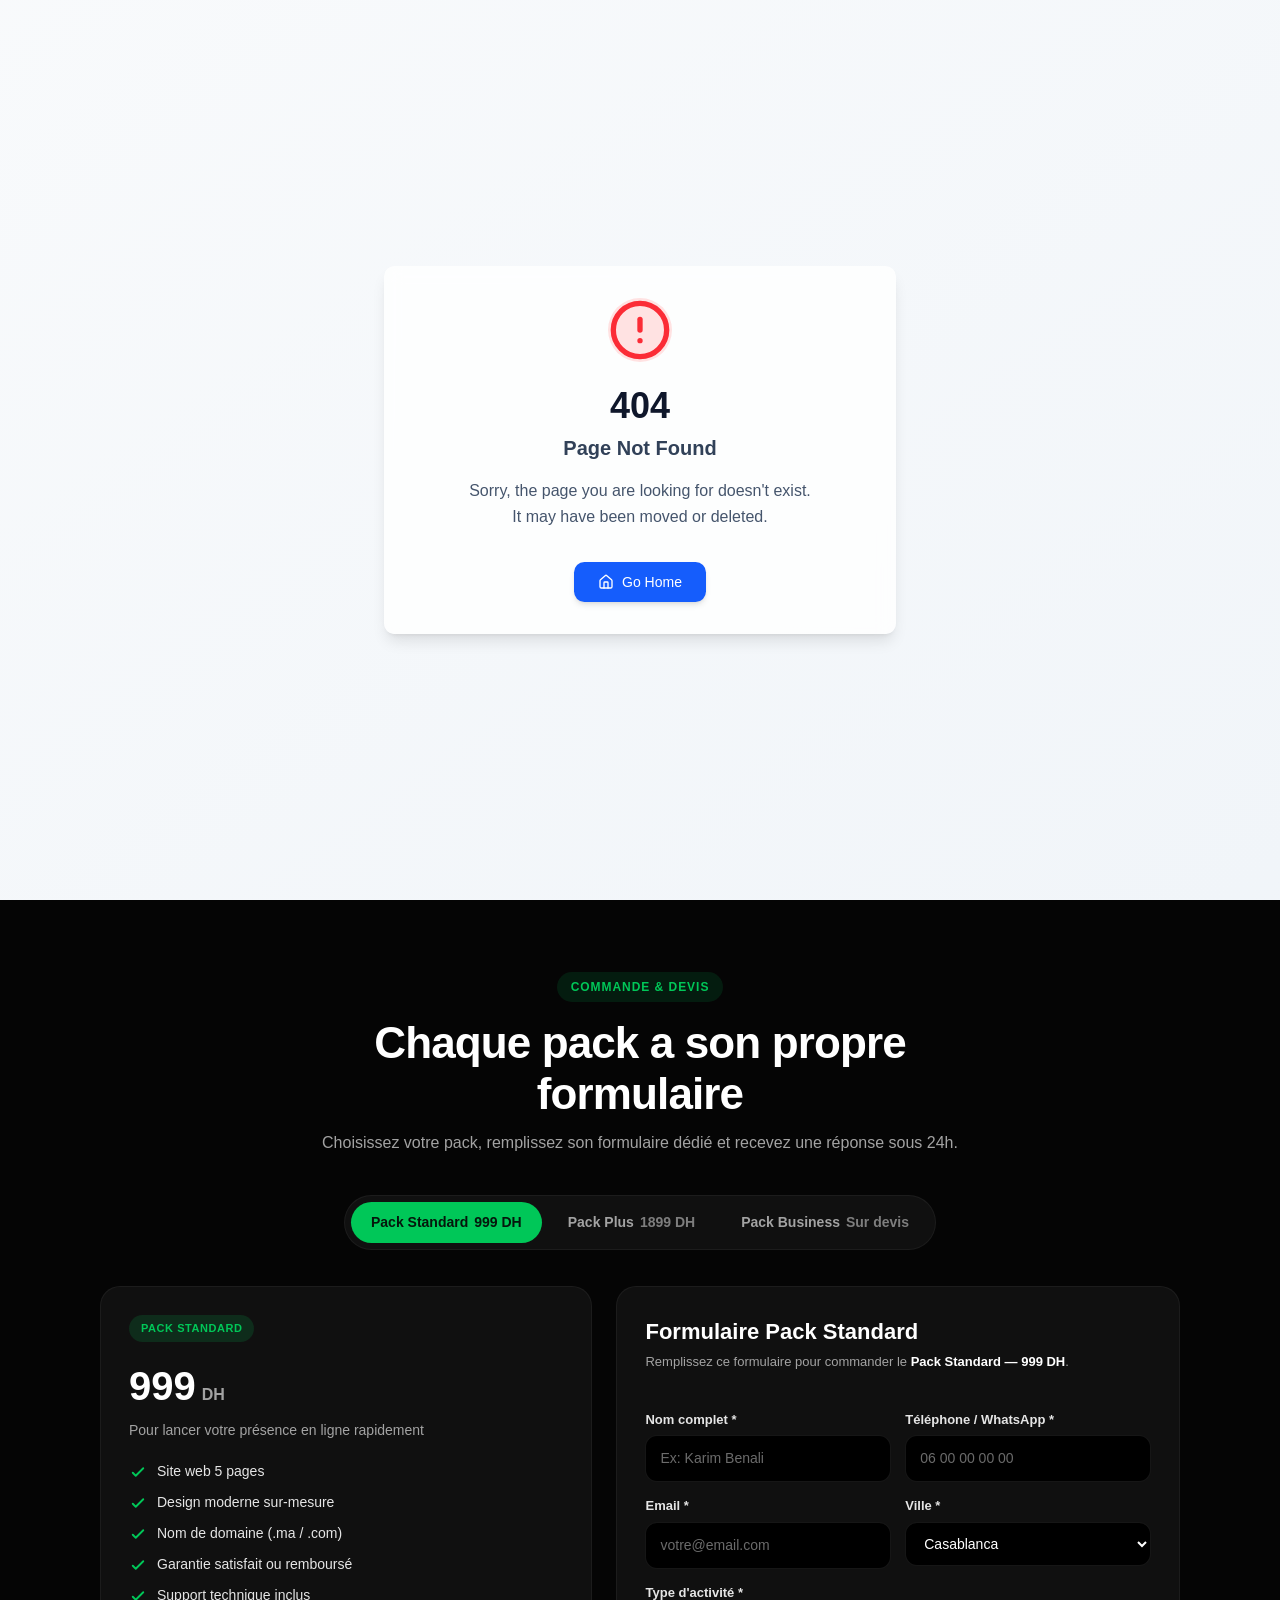
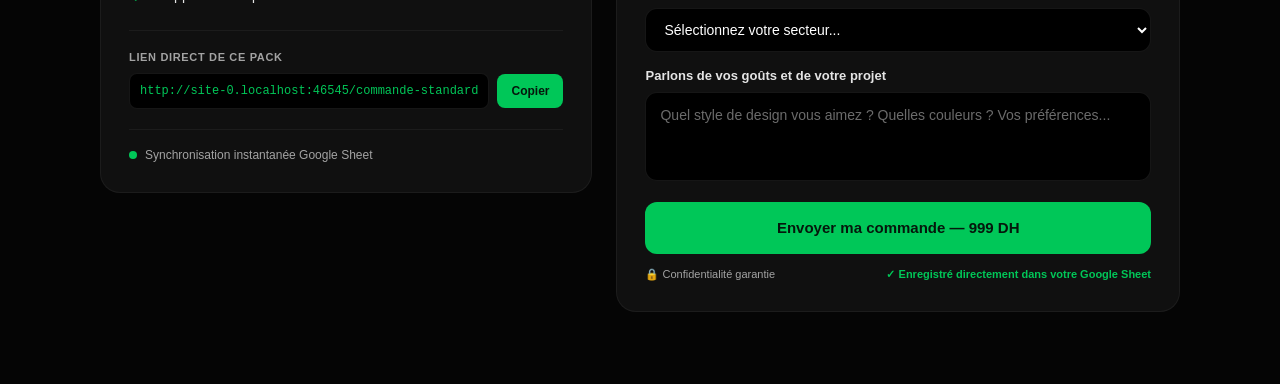
<file: index.html>
<!doctype html>
<html lang="en">

  <head>
    <meta charset="UTF-8" />
    <meta
      name="viewport"
      content="width=device-width, initial-scale=1.0, maximum-scale=1" />
    <title>Gentelly | Regional Authority. Strategic Defense. Revenue Growth.</title>
    <meta name="description" content="Gentelly creates data-driven growth systems that help brands build regional authority and generate sustainable revenue." />
    <meta name="robots" content="index, follow" />
    <meta name="theme-color" content="#000000" />
    <link rel="canonical" href="https://gentelly.com/" data-gentelly-canonical="true" />

    <meta property="og:type" content="website" />
    <meta property="og:site_name" content="Gentelly" />
    <meta property="og:title" content="Gentelly | Regional Authority. Strategic Defense. Revenue Growth." />
    <meta property="og:description" content="Gentelly creates data-driven growth systems that help brands build regional authority and generate sustainable revenue." />
    <meta property="og:url" content="https://gentelly.com/" />
    <meta property="og:image" content="https://i.postimg.cc/6qsFKk1S/Design-sans-titre-(7).png" />

    <meta name="twitter:card" content="summary_large_image" />
    <meta name="twitter:title" content="Gentelly | Regional Authority. Strategic Defense. Revenue Growth." />
    <meta name="twitter:description" content="Gentelly creates data-driven growth systems that help brands build regional authority and generate sustainable revenue." />
    <meta name="twitter:image" content="https://i.postimg.cc/6qsFKk1S/Design-sans-titre-(7).png" />
    <script type="module" crossorigin src="/assets/index-enjgm6hn.js"></script>
    <link rel="stylesheet" crossorigin href="/assets/index-dgyjicn0.css">
    <link rel="stylesheet" href="/assets/commande.css">

  </head>

  <body>
    <div id="root"></div>
    <section id="commande"></section>
    <script src="/assets/commande.js"></script>
  </body>

</html>
</file>
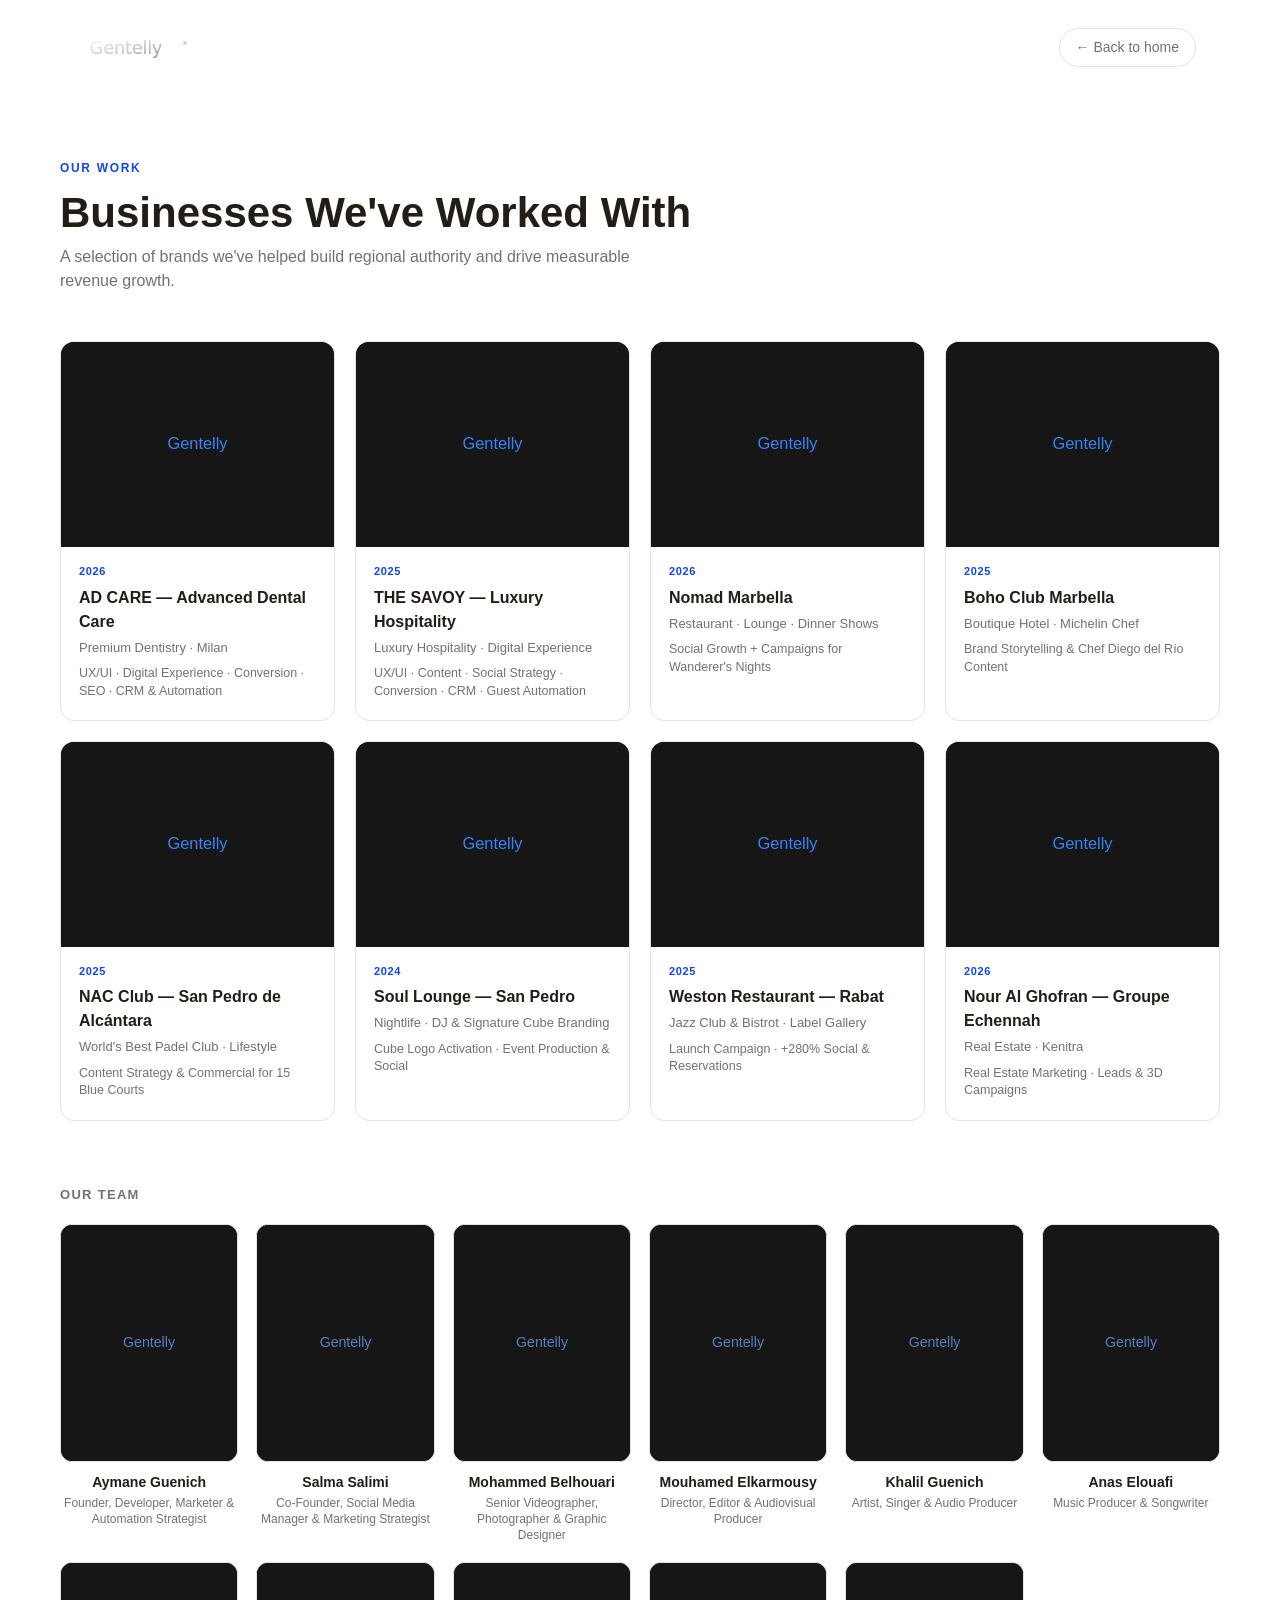
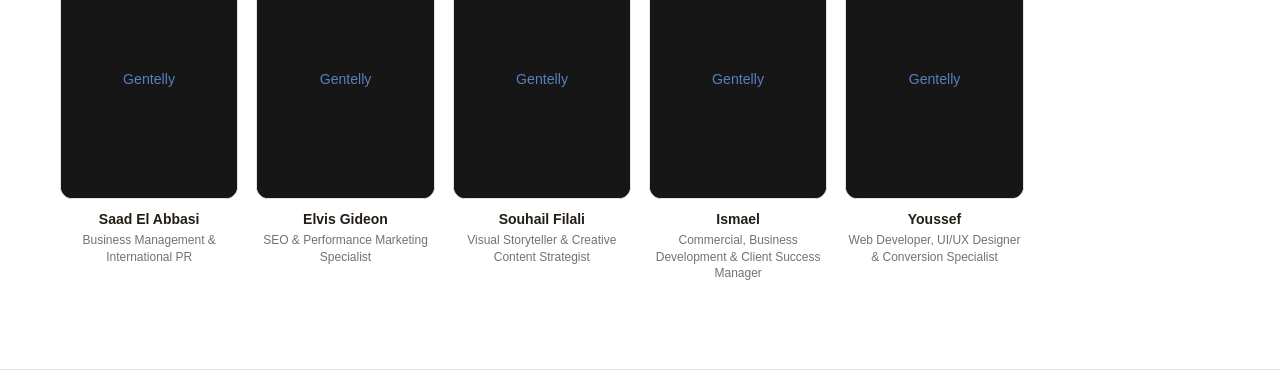
<file: portfolio/index.html>
<!doctype html>
<html lang="en">

  <head>
    <meta charset="UTF-8" />
    <meta name="viewport" content="width=device-width, initial-scale=1.0, maximum-scale=1" />
    <title>Portfolio & Team | Gentelly</title>
    <meta name="description" content="Businesses Gentelly has worked with, and the team behind the work." />
    <meta name="robots" content="index, follow" />
    <meta name="theme-color" content="#000000" />
    <link rel="canonical" href="https://gentelly.com/portfolio" />

    <meta property="og:type" content="website" />
    <meta property="og:site_name" content="Gentelly" />
    <meta property="og:title" content="Portfolio & Team | Gentelly" />
    <meta property="og:description" content="Businesses Gentelly has worked with, and the team behind the work." />
    <meta property="og:url" content="https://gentelly.com/portfolio" />
    <meta property="og:image" content="https://i.postimg.cc/6qsFKk1S/Design-sans-titre-(7).png" />

    <link rel="stylesheet" crossorigin href="/assets/index-dgyjicn0.css">
    <link rel="stylesheet" href="/assets/gentelly-work.css">
    <style>
      .gw-topbar {
        display: flex;
        align-items: center;
        justify-content: space-between;
        max-width: 1160px;
        margin: 0 auto;
        padding: 28px 24px 0;
      }
      .gw-topbar img { height: 28px; display: block; }
      .gw-topbar a.gw-back {
        font-family: var(--font-sans, sans-serif);
        font-size: 14px;
        color: var(--muted-foreground, #9a9791);
        text-decoration: none;
        border: 1px solid var(--border, rgba(255,255,255,.15));
        padding: 8px 16px;
        border-radius: 999px;
        transition: color .2s ease, border-color .2s ease;
      }
      .gw-topbar a.gw-back:hover { color: var(--foreground, #fff); border-color: var(--primary, #1d4ed8); }
      #gentelly-work { border-top: none; }
    </style>
  </head>

  <body>
    <div class="gw-topbar">
      <a href="/"><img src="/images/gentelly-logo.svg" alt="Gentelly" /></a>
      <a class="gw-back" href="/">&larr; Back to home</a>
    </div>

    <section id="gentelly-work">
      <div class="gw-inner">
        <span class="gw-eyebrow">Our Work</span>
        <h2>Businesses We've Worked With</h2>
        <p class="gw-sub">A selection of brands we've helped build regional authority and drive measurable revenue growth.</p>

        <div class="gw-portfolio-grid">
        <div class="gw-card">
          <div class="gw-card-img-wrap"><img src="https://placehold.co/800x600/17171a/9a9791?text=AD+CARE" alt="AD CARE — Advanced Dental Care" loading="lazy" referrerpolicy="no-referrer" onerror="this.onerror=null;this.src='data:image/svg+xml;utf8,%3Csvg xmlns=%22http://www.w3.org/2000/svg%22 width=%22400%22 height=%22400%22%3E%3Crect width=%22100%25%22 height=%22100%25%22 fill=%22%23161616%22/%3E%3Ctext x=%2250%25%22 y=%2250%25%22 fill=%22%233b82f6%22 font-family=%22sans-serif%22 font-size=%2224%22 text-anchor=%22middle%22 dominant-baseline=%22middle%22%3EGentelly%3C/text%3E%3C/svg%3E'" /></div>
          <div class="gw-card-body">
            <div class="gw-card-year">2026</div>
            <div class="gw-card-title">AD CARE — Advanced Dental Care</div>
            <div class="gw-card-category">Premium Dentistry · Milan</div>
            <div class="gw-card-result">UX/UI · Digital Experience · Conversion · SEO · CRM & Automation</div>
          </div>
        </div>
        <div class="gw-card">
          <div class="gw-card-img-wrap"><img src="https://drive.google.com/thumbnail?id=1fZjy1m8aOh2PmqhVRNoqa3xJN7rvN4kx&sz=w1200" alt="THE SAVOY — Luxury Hospitality" loading="lazy" referrerpolicy="no-referrer" onerror="this.onerror=null;this.src='data:image/svg+xml;utf8,%3Csvg xmlns=%22http://www.w3.org/2000/svg%22 width=%22400%22 height=%22400%22%3E%3Crect width=%22100%25%22 height=%22100%25%22 fill=%22%23161616%22/%3E%3Ctext x=%2250%25%22 y=%2250%25%22 fill=%22%233b82f6%22 font-family=%22sans-serif%22 font-size=%2224%22 text-anchor=%22middle%22 dominant-baseline=%22middle%22%3EGentelly%3C/text%3E%3C/svg%3E'" /></div>
          <div class="gw-card-body">
            <div class="gw-card-year">2025</div>
            <div class="gw-card-title">THE SAVOY — Luxury Hospitality</div>
            <div class="gw-card-category">Luxury Hospitality · Digital Experience</div>
            <div class="gw-card-result">UX/UI · Content · Social Strategy · Conversion · CRM · Guest Automation</div>
          </div>
        </div>
        <div class="gw-card">
          <div class="gw-card-img-wrap"><img src="https://drive.google.com/thumbnail?id=1CjN8Ij_5CdhzCQG6URtj4wXSC9aKRxpv&sz=w1200" alt="Nomad Marbella" loading="lazy" referrerpolicy="no-referrer" onerror="this.onerror=null;this.src='data:image/svg+xml;utf8,%3Csvg xmlns=%22http://www.w3.org/2000/svg%22 width=%22400%22 height=%22400%22%3E%3Crect width=%22100%25%22 height=%22100%25%22 fill=%22%23161616%22/%3E%3Ctext x=%2250%25%22 y=%2250%25%22 fill=%22%233b82f6%22 font-family=%22sans-serif%22 font-size=%2224%22 text-anchor=%22middle%22 dominant-baseline=%22middle%22%3EGentelly%3C/text%3E%3C/svg%3E'" /></div>
          <div class="gw-card-body">
            <div class="gw-card-year">2026</div>
            <div class="gw-card-title">Nomad Marbella</div>
            <div class="gw-card-category">Restaurant · Lounge · Dinner Shows</div>
            <div class="gw-card-result">Social Growth + Campaigns for Wanderer's Nights</div>
          </div>
        </div>
        <div class="gw-card">
          <div class="gw-card-img-wrap"><img src="https://drive.google.com/thumbnail?id=1JWAhGH8W5iexK4iSLkK_eW5RaS-ylxMM&sz=w1200" alt="Boho Club Marbella" loading="lazy" referrerpolicy="no-referrer" onerror="this.onerror=null;this.src='data:image/svg+xml;utf8,%3Csvg xmlns=%22http://www.w3.org/2000/svg%22 width=%22400%22 height=%22400%22%3E%3Crect width=%22100%25%22 height=%22100%25%22 fill=%22%23161616%22/%3E%3Ctext x=%2250%25%22 y=%2250%25%22 fill=%22%233b82f6%22 font-family=%22sans-serif%22 font-size=%2224%22 text-anchor=%22middle%22 dominant-baseline=%22middle%22%3EGentelly%3C/text%3E%3C/svg%3E'" /></div>
          <div class="gw-card-body">
            <div class="gw-card-year">2025</div>
            <div class="gw-card-title">Boho Club Marbella</div>
            <div class="gw-card-category">Boutique Hotel · Michelin Chef</div>
            <div class="gw-card-result">Brand Storytelling & Chef Diego del Río Content</div>
          </div>
        </div>
        <div class="gw-card">
          <div class="gw-card-img-wrap"><img src="https://drive.google.com/thumbnail?id=1kgHRdEJ6XZOaspn-hmMfgbQbRavtfqf3&sz=w1200" alt="NAC Club — San Pedro de Alcántara" loading="lazy" referrerpolicy="no-referrer" onerror="this.onerror=null;this.src='data:image/svg+xml;utf8,%3Csvg xmlns=%22http://www.w3.org/2000/svg%22 width=%22400%22 height=%22400%22%3E%3Crect width=%22100%25%22 height=%22100%25%22 fill=%22%23161616%22/%3E%3Ctext x=%2250%25%22 y=%2250%25%22 fill=%22%233b82f6%22 font-family=%22sans-serif%22 font-size=%2224%22 text-anchor=%22middle%22 dominant-baseline=%22middle%22%3EGentelly%3C/text%3E%3C/svg%3E'" /></div>
          <div class="gw-card-body">
            <div class="gw-card-year">2025</div>
            <div class="gw-card-title">NAC Club — San Pedro de Alcántara</div>
            <div class="gw-card-category">World's Best Padel Club · Lifestyle</div>
            <div class="gw-card-result">Content Strategy & Commercial for 15 Blue Courts</div>
          </div>
        </div>
        <div class="gw-card">
          <div class="gw-card-img-wrap"><img src="https://drive.google.com/thumbnail?id=1VdTF92Ykar-9dTr4lS1VMj7hAD4lz8Y1&sz=w1200" alt="Soul Lounge — San Pedro" loading="lazy" referrerpolicy="no-referrer" onerror="this.onerror=null;this.src='data:image/svg+xml;utf8,%3Csvg xmlns=%22http://www.w3.org/2000/svg%22 width=%22400%22 height=%22400%22%3E%3Crect width=%22100%25%22 height=%22100%25%22 fill=%22%23161616%22/%3E%3Ctext x=%2250%25%22 y=%2250%25%22 fill=%22%233b82f6%22 font-family=%22sans-serif%22 font-size=%2224%22 text-anchor=%22middle%22 dominant-baseline=%22middle%22%3EGentelly%3C/text%3E%3C/svg%3E'" /></div>
          <div class="gw-card-body">
            <div class="gw-card-year">2024</div>
            <div class="gw-card-title">Soul Lounge — San Pedro</div>
            <div class="gw-card-category">Nightlife · DJ & Signature Cube Branding</div>
            <div class="gw-card-result">Cube Logo Activation · Event Production & Social</div>
          </div>
        </div>
        <div class="gw-card">
          <div class="gw-card-img-wrap"><img src="https://placehold.co/800x600/17171a/9a9791?text=Weston" alt="Weston Restaurant — Rabat" loading="lazy" referrerpolicy="no-referrer" onerror="this.onerror=null;this.src='data:image/svg+xml;utf8,%3Csvg xmlns=%22http://www.w3.org/2000/svg%22 width=%22400%22 height=%22400%22%3E%3Crect width=%22100%25%22 height=%22100%25%22 fill=%22%23161616%22/%3E%3Ctext x=%2250%25%22 y=%2250%25%22 fill=%22%233b82f6%22 font-family=%22sans-serif%22 font-size=%2224%22 text-anchor=%22middle%22 dominant-baseline=%22middle%22%3EGentelly%3C/text%3E%3C/svg%3E'" /></div>
          <div class="gw-card-body">
            <div class="gw-card-year">2025</div>
            <div class="gw-card-title">Weston Restaurant — Rabat</div>
            <div class="gw-card-category">Jazz Club & Bistrot · Label Gallery</div>
            <div class="gw-card-result">Launch Campaign · +280% Social & Reservations</div>
          </div>
        </div>
        <div class="gw-card">
          <div class="gw-card-img-wrap"><img src="https://placehold.co/800x600/17171a/9a9791?text=Nour+Al+Ghofran" alt="Nour Al Ghofran — Groupe Echennah" loading="lazy" referrerpolicy="no-referrer" onerror="this.onerror=null;this.src='data:image/svg+xml;utf8,%3Csvg xmlns=%22http://www.w3.org/2000/svg%22 width=%22400%22 height=%22400%22%3E%3Crect width=%22100%25%22 height=%22100%25%22 fill=%22%23161616%22/%3E%3Ctext x=%2250%25%22 y=%2250%25%22 fill=%22%233b82f6%22 font-family=%22sans-serif%22 font-size=%2224%22 text-anchor=%22middle%22 dominant-baseline=%22middle%22%3EGentelly%3C/text%3E%3C/svg%3E'" /></div>
          <div class="gw-card-body">
            <div class="gw-card-year">2026</div>
            <div class="gw-card-title">Nour Al Ghofran — Groupe Echennah</div>
            <div class="gw-card-category">Real Estate · Kenitra</div>
            <div class="gw-card-result">Real Estate Marketing · Leads & 3D Campaigns</div>
          </div>
        </div>
        </div>

        <div class="gw-section-label" style="margin-top:64px;">Our Team</div>
        <div class="gw-team-grid">
        <div class="gw-team-card">
          <div class="gw-team-photo-wrap"><img src="https://drive.google.com/thumbnail?id=1ZqdxSysmRbHSYN3exCYmg8ISC1XQk25S&sz=w800" alt="Aymane Guenich" loading="lazy" referrerpolicy="no-referrer" onerror="this.onerror=null;this.src='data:image/svg+xml;utf8,%3Csvg xmlns=%22http://www.w3.org/2000/svg%22 width=%22400%22 height=%22400%22%3E%3Crect width=%22100%25%22 height=%22100%25%22 fill=%22%23161616%22/%3E%3Ctext x=%2250%25%22 y=%2250%25%22 fill=%22%233b82f6%22 font-family=%22sans-serif%22 font-size=%2224%22 text-anchor=%22middle%22 dominant-baseline=%22middle%22%3EGentelly%3C/text%3E%3C/svg%3E'" /></div>
          <div class="gw-team-name">Aymane Guenich</div>
          <div class="gw-team-role">Founder, Developer, Marketer & Automation Strategist</div>
        </div>
        <div class="gw-team-card">
          <div class="gw-team-photo-wrap"><img src="https://drive.google.com/thumbnail?id=17CrGfhl3wnrGe_aqXrIhiZXzLXm7-Zu7&sz=w800" alt="Salma Salimi" loading="lazy" referrerpolicy="no-referrer" onerror="this.onerror=null;this.src='data:image/svg+xml;utf8,%3Csvg xmlns=%22http://www.w3.org/2000/svg%22 width=%22400%22 height=%22400%22%3E%3Crect width=%22100%25%22 height=%22100%25%22 fill=%22%23161616%22/%3E%3Ctext x=%2250%25%22 y=%2250%25%22 fill=%22%233b82f6%22 font-family=%22sans-serif%22 font-size=%2224%22 text-anchor=%22middle%22 dominant-baseline=%22middle%22%3EGentelly%3C/text%3E%3C/svg%3E'" /></div>
          <div class="gw-team-name">Salma Salimi</div>
          <div class="gw-team-role">Co-Founder, Social Media Manager & Marketing Strategist</div>
        </div>
        <div class="gw-team-card">
          <div class="gw-team-photo-wrap"><img src="https://drive.google.com/thumbnail?id=1OGlFKLkbQq_BfIafsMULafPZJY7b3_Wf&sz=w800" alt="Mohammed Belhouari" loading="lazy" referrerpolicy="no-referrer" onerror="this.onerror=null;this.src='data:image/svg+xml;utf8,%3Csvg xmlns=%22http://www.w3.org/2000/svg%22 width=%22400%22 height=%22400%22%3E%3Crect width=%22100%25%22 height=%22100%25%22 fill=%22%23161616%22/%3E%3Ctext x=%2250%25%22 y=%2250%25%22 fill=%22%233b82f6%22 font-family=%22sans-serif%22 font-size=%2224%22 text-anchor=%22middle%22 dominant-baseline=%22middle%22%3EGentelly%3C/text%3E%3C/svg%3E'" /></div>
          <div class="gw-team-name">Mohammed Belhouari</div>
          <div class="gw-team-role">Senior Videographer, Photographer & Graphic Designer</div>
        </div>
        <div class="gw-team-card">
          <div class="gw-team-photo-wrap"><img src="https://drive.google.com/thumbnail?id=1YOeXA82PTKfOPW55vSJMmovX13QFgyyw&sz=w800" alt="Mouhamed Elkarmousy" loading="lazy" referrerpolicy="no-referrer" onerror="this.onerror=null;this.src='data:image/svg+xml;utf8,%3Csvg xmlns=%22http://www.w3.org/2000/svg%22 width=%22400%22 height=%22400%22%3E%3Crect width=%22100%25%22 height=%22100%25%22 fill=%22%23161616%22/%3E%3Ctext x=%2250%25%22 y=%2250%25%22 fill=%22%233b82f6%22 font-family=%22sans-serif%22 font-size=%2224%22 text-anchor=%22middle%22 dominant-baseline=%22middle%22%3EGentelly%3C/text%3E%3C/svg%3E'" /></div>
          <div class="gw-team-name">Mouhamed Elkarmousy</div>
          <div class="gw-team-role">Director, Editor & Audiovisual Producer</div>
        </div>
        <div class="gw-team-card">
          <div class="gw-team-photo-wrap"><img src="https://drive.google.com/thumbnail?id=19xtE_ZA0ZI6GyijP-SUK4uhaRGng99yt&sz=w800" alt="Khalil Guenich" loading="lazy" referrerpolicy="no-referrer" onerror="this.onerror=null;this.src='data:image/svg+xml;utf8,%3Csvg xmlns=%22http://www.w3.org/2000/svg%22 width=%22400%22 height=%22400%22%3E%3Crect width=%22100%25%22 height=%22100%25%22 fill=%22%23161616%22/%3E%3Ctext x=%2250%25%22 y=%2250%25%22 fill=%22%233b82f6%22 font-family=%22sans-serif%22 font-size=%2224%22 text-anchor=%22middle%22 dominant-baseline=%22middle%22%3EGentelly%3C/text%3E%3C/svg%3E'" /></div>
          <div class="gw-team-name">Khalil Guenich</div>
          <div class="gw-team-role">Artist, Singer & Audio Producer</div>
        </div>
        <div class="gw-team-card">
          <div class="gw-team-photo-wrap"><img src="https://drive.google.com/thumbnail?id=1Dz7w-0aQg6C4DswASRM9kwWO6P1y45NN&sz=w800" alt="Anas Elouafi" loading="lazy" referrerpolicy="no-referrer" onerror="this.onerror=null;this.src='data:image/svg+xml;utf8,%3Csvg xmlns=%22http://www.w3.org/2000/svg%22 width=%22400%22 height=%22400%22%3E%3Crect width=%22100%25%22 height=%22100%25%22 fill=%22%23161616%22/%3E%3Ctext x=%2250%25%22 y=%2250%25%22 fill=%22%233b82f6%22 font-family=%22sans-serif%22 font-size=%2224%22 text-anchor=%22middle%22 dominant-baseline=%22middle%22%3EGentelly%3C/text%3E%3C/svg%3E'" /></div>
          <div class="gw-team-name">Anas Elouafi</div>
          <div class="gw-team-role">Music Producer & Songwriter</div>
        </div>
        <div class="gw-team-card">
          <div class="gw-team-photo-wrap"><img src="https://drive.google.com/thumbnail?id=1yRqcjUm1QiSTibhinNhVramIWDsC6BV1&sz=w800" alt="Saad El Abbasi" loading="lazy" referrerpolicy="no-referrer" onerror="this.onerror=null;this.src='data:image/svg+xml;utf8,%3Csvg xmlns=%22http://www.w3.org/2000/svg%22 width=%22400%22 height=%22400%22%3E%3Crect width=%22100%25%22 height=%22100%25%22 fill=%22%23161616%22/%3E%3Ctext x=%2250%25%22 y=%2250%25%22 fill=%22%233b82f6%22 font-family=%22sans-serif%22 font-size=%2224%22 text-anchor=%22middle%22 dominant-baseline=%22middle%22%3EGentelly%3C/text%3E%3C/svg%3E'" /></div>
          <div class="gw-team-name">Saad El Abbasi</div>
          <div class="gw-team-role">Business Management & International PR</div>
        </div>
        <div class="gw-team-card">
          <div class="gw-team-photo-wrap"><img src="https://images.pexels.com/photos/22064148/pexels-photo-22064148.jpeg?auto=compress&cs=tinysrgb&fit=crop&h=1200&w=800" alt="Elvis Gideon" loading="lazy" referrerpolicy="no-referrer" onerror="this.onerror=null;this.src='data:image/svg+xml;utf8,%3Csvg xmlns=%22http://www.w3.org/2000/svg%22 width=%22400%22 height=%22400%22%3E%3Crect width=%22100%25%22 height=%22100%25%22 fill=%22%23161616%22/%3E%3Ctext x=%2250%25%22 y=%2250%25%22 fill=%22%233b82f6%22 font-family=%22sans-serif%22 font-size=%2224%22 text-anchor=%22middle%22 dominant-baseline=%22middle%22%3EGentelly%3C/text%3E%3C/svg%3E'" /></div>
          <div class="gw-team-name">Elvis Gideon</div>
          <div class="gw-team-role">SEO & Performance Marketing Specialist</div>
        </div>
        <div class="gw-team-card">
          <div class="gw-team-photo-wrap"><img src="https://drive.google.com/thumbnail?id=1Dzo781WVeYrF6DpRoRH0vcC-zDrGRxyf&sz=w800" alt="Souhail Filali" loading="lazy" referrerpolicy="no-referrer" onerror="this.onerror=null;this.src='data:image/svg+xml;utf8,%3Csvg xmlns=%22http://www.w3.org/2000/svg%22 width=%22400%22 height=%22400%22%3E%3Crect width=%22100%25%22 height=%22100%25%22 fill=%22%23161616%22/%3E%3Ctext x=%2250%25%22 y=%2250%25%22 fill=%22%233b82f6%22 font-family=%22sans-serif%22 font-size=%2224%22 text-anchor=%22middle%22 dominant-baseline=%22middle%22%3EGentelly%3C/text%3E%3C/svg%3E'" /></div>
          <div class="gw-team-name">Souhail Filali</div>
          <div class="gw-team-role">Visual Storyteller & Creative Content Strategist</div>
        </div>
        <div class="gw-team-card">
          <div class="gw-team-photo-wrap"><img src="https://images.pexels.com/photos/13773308/pexels-photo-13773308.jpeg?auto=compress&cs=tinysrgb&fit=crop&h=1200&w=800" alt="Ismael" loading="lazy" referrerpolicy="no-referrer" onerror="this.onerror=null;this.src='data:image/svg+xml;utf8,%3Csvg xmlns=%22http://www.w3.org/2000/svg%22 width=%22400%22 height=%22400%22%3E%3Crect width=%22100%25%22 height=%22100%25%22 fill=%22%23161616%22/%3E%3Ctext x=%2250%25%22 y=%2250%25%22 fill=%22%233b82f6%22 font-family=%22sans-serif%22 font-size=%2224%22 text-anchor=%22middle%22 dominant-baseline=%22middle%22%3EGentelly%3C/text%3E%3C/svg%3E'" /></div>
          <div class="gw-team-name">Ismael</div>
          <div class="gw-team-role">Commercial, Business Development & Client Success Manager</div>
        </div>
        <div class="gw-team-card">
          <div class="gw-team-photo-wrap"><img src="https://i.postimg.cc/Y4087yTw/Chat-GPT-Image-Sep-14-2026-10-22-29-PM.png" alt="Youssef" loading="lazy" referrerpolicy="no-referrer" onerror="this.onerror=null;this.src='data:image/svg+xml;utf8,%3Csvg xmlns=%22http://www.w3.org/2000/svg%22 width=%22400%22 height=%22400%22%3E%3Crect width=%22100%25%22 height=%22100%25%22 fill=%22%23161616%22/%3E%3Ctext x=%2250%25%22 y=%2250%25%22 fill=%22%233b82f6%22 font-family=%22sans-serif%22 font-size=%2224%22 text-anchor=%22middle%22 dominant-baseline=%22middle%22%3EGentelly%3C/text%3E%3C/svg%3E'" /></div>
          <div class="gw-team-name">Youssef</div>
          <div class="gw-team-role">Web Developer, UI/UX Designer & Conversion Specialist</div>
        </div>
        </div>
      </div>
    </section>

  </body>

</html>
</file>
<file: assets/index-dgyjicn0.css>
@layer properties{@supports (((-webkit-hyphens:none)) and (not (margin-trim:inline))) or ((-moz-orient:inline) and (not (color:rgb(from red r g b)))){*,:before,:after,::backdrop{--tw-translate-x:0;--tw-translate-y:0;--tw-translate-z:0;--tw-scale-x:1;--tw-scale-y:1;--tw-scale-z:1;--tw-rotate-x:initial;--tw-rotate-y:initial;--tw-rotate-z:initial;--tw-skew-x:initial;--tw-skew-y:initial;--tw-space-y-reverse:0;--tw-space-x-reverse:0;--tw-border-style:solid;--tw-gradient-position:initial;--tw-gradient-from:#0000;--tw-gradient-via:#0000;--tw-gradient-to:#0000;--tw-gradient-stops:initial;--tw-gradient-via-stops:initial;--tw-gradient-from-position:0%;--tw-gradient-via-position:50%;--tw-gradient-to-position:100%;--tw-leading:initial;--tw-font-weight:initial;--tw-tracking:initial;--tw-ordinal:initial;--tw-slashed-zero:initial;--tw-numeric-figure:initial;--tw-numeric-spacing:initial;--tw-numeric-fraction:initial;--tw-shadow:0 0 #0000;--tw-shadow-color:initial;--tw-shadow-alpha:100%;--tw-inset-shadow:0 0 #0000;--tw-inset-shadow-color:initial;--tw-inset-shadow-alpha:100%;--tw-ring-color:initial;--tw-ring-shadow:0 0 #0000;--tw-inset-ring-color:initial;--tw-inset-ring-shadow:0 0 #0000;--tw-ring-inset:initial;--tw-ring-offset-width:0px;--tw-ring-offset-color:#fff;--tw-ring-offset-shadow:0 0 #0000;--tw-outline-style:solid;--tw-blur:initial;--tw-brightness:initial;--tw-contrast:initial;--tw-grayscale:initial;--tw-hue-rotate:initial;--tw-invert:initial;--tw-opacity:initial;--tw-saturate:initial;--tw-sepia:initial;--tw-drop-shadow:initial;--tw-drop-shadow-color:initial;--tw-drop-shadow-alpha:100%;--tw-drop-shadow-size:initial;--tw-backdrop-blur:initial;--tw-backdrop-brightness:initial;--tw-backdrop-contrast:initial;--tw-backdrop-grayscale:initial;--tw-backdrop-hue-rotate:initial;--tw-backdrop-invert:initial;--tw-backdrop-opacity:initial;--tw-backdrop-saturate:initial;--tw-backdrop-sepia:initial;--tw-duration:initial;--tw-ease:initial;--tw-content:"";--tw-animation-delay:0s;--tw-animation-direction:normal;--tw-animation-duration:initial;--tw-animation-fill-mode:none;--tw-animation-iteration-count:1;--tw-enter-blur:0;--tw-enter-opacity:1;--tw-enter-rotate:0;--tw-enter-scale:1;--tw-enter-translate-x:0;--tw-enter-translate-y:0;--tw-exit-blur:0;--tw-exit-opacity:1;--tw-exit-rotate:0;--tw-exit-scale:1;--tw-exit-translate-x:0;--tw-exit-translate-y:0}}}@layer theme{:root,:host{--font-sans:-apple-system, BlinkMacSystemFont, "Segoe UI", Roboto, "Helvetica Neue", "Noto Sans", Arial, sans-serif, "Apple Color Emoji", "Segoe UI Emoji", "Segoe UI Symbol", "Noto Color Emoji";--font-mono:ui-monospace, SFMono-Regular, Menlo, Monaco, Consolas, "Liberation Mono", "Courier New", monospace;--color-red-100:oklch(93.6% .032 17.717);--color-red-300:oklch(80.8% .114 19.571);--color-red-400:oklch(70.4% .191 22.216);--color-red-500:oklch(63.7% .237 25.331);--color-red-600:oklch(57.7% .245 27.325);--color-red-700:oklch(50.5% .213 27.518);--color-red-800:oklch(44.4% .177 26.899);--color-red-900:oklch(39.6% .141 25.723);--color-red-950:oklch(25.8% .092 26.042);--color-orange-400:oklch(75% .183 55.934);--color-orange-500:oklch(70.5% .213 47.604);--color-yellow-400:oklch(85.2% .199 91.936);--color-yellow-500:oklch(79.5% .184 86.047);--color-green-300:oklch(87.1% .15 154.449);--color-green-400:oklch(79.2% .209 151.711);--color-green-500:oklch(72.3% .219 149.579);--color-green-600:oklch(62.7% .194 149.214);--color-green-700:oklch(52.7% .154 150.069);--color-green-900:oklch(39.3% .095 152.535);--color-emerald-400:oklch(76.5% .177 163.223);--color-emerald-500:oklch(69.6% .17 162.48);--color-teal-500:oklch(70.4% .14 182.503);--color-cyan-400:oklch(78.9% .154 211.53);--color-cyan-500:oklch(71.5% .143 215.221);--color-blue-50:oklch(97% .014 254.604);--color-blue-300:oklch(80.9% .105 251.813);--color-blue-400:oklch(70.7% .165 254.624);--color-blue-500:oklch(62.3% .214 259.815);--color-blue-600:oklch(54.6% .245 262.881);--color-blue-700:oklch(48.8% .243 264.376);--color-blue-800:oklch(42.4% .199 265.638);--color-purple-400:oklch(71.4% .203 305.504);--color-purple-500:oklch(62.7% .265 303.9);--color-purple-600:oklch(55.8% .288 302.321);--color-pink-400:oklch(71.8% .202 349.761);--color-pink-500:oklch(65.6% .241 354.308);--color-pink-600:oklch(59.2% .249 .584);--color-slate-50:oklch(98.4% .003 247.858);--color-slate-100:oklch(96.8% .007 247.896);--color-slate-200:oklch(92.9% .013 255.508);--color-slate-400:oklch(70.4% .04 256.788);--color-slate-600:oklch(44.6% .043 257.281);--color-slate-700:oklch(37.2% .044 257.287);--color-slate-800:oklch(27.9% .041 260.031);--color-slate-900:oklch(20.8% .042 265.755);--color-gray-100:oklch(96.7% .003 264.542);--color-zinc-50:oklch(98.5% 0 none);--color-zinc-100:oklch(96.7% .001 286.375);--color-zinc-200:oklch(92% .004 286.32);--color-zinc-700:oklch(37% .013 285.805);--color-zinc-800:oklch(27.4% .006 286.033);--color-zinc-900:oklch(21% .006 285.885);--color-neutral-50:oklch(98.5% 0 none);--color-neutral-100:oklch(97% 0 none);--color-neutral-200:oklch(92.2% 0 none);--color-neutral-300:oklch(87% 0 none);--color-neutral-400:oklch(70.8% 0 none);--color-neutral-500:oklch(55.6% 0 none);--color-neutral-600:oklch(43.9% 0 none);--color-neutral-700:oklch(37.1% 0 none);--color-neutral-800:oklch(26.9% 0 none);--color-neutral-900:oklch(20.5% 0 none);--color-neutral-950:oklch(14.5% 0 none);--color-black:#000;--color-white:#fff;--spacing:.25rem;--container-xs:20rem;--container-sm:24rem;--container-md:28rem;--container-lg:32rem;--container-xl:36rem;--container-2xl:42rem;--container-3xl:48rem;--container-4xl:56rem;--container-5xl:64rem;--container-6xl:72rem;--container-7xl:80rem;--text-xs:.75rem;--text-xs--line-height:calc(1 / .75);--text-sm:.875rem;--text-sm--line-height:calc(1.25 / .875);--text-base:1rem;--text-base--line-height: 1.5 ;--text-lg:1.125rem;--text-lg--line-height:calc(1.75 / 1.125);--text-xl:1.25rem;--text-xl--line-height:calc(1.75 / 1.25);--text-2xl:1.5rem;--text-2xl--line-height:calc(2 / 1.5);--text-3xl:1.875rem;--text-3xl--line-height: 1.2 ;--text-4xl:2.25rem;--text-4xl--line-height:calc(2.5 / 2.25);--text-5xl:3rem;--text-5xl--line-height:1;--text-6xl:3.75rem;--text-6xl--line-height:1;--text-7xl:4.5rem;--text-7xl--line-height:1;--font-weight-normal:400;--font-weight-medium:500;--font-weight-semibold:600;--font-weight-bold:700;--font-weight-extrabold:800;--tracking-tight:-.025em;--tracking-wider:.05em;--tracking-widest:.1em;--leading-tight:1.25;--leading-snug:1.375;--leading-normal:1.5;--leading-relaxed:1.625;--radius-xs:.125rem;--radius-2xl:1rem;--ease-in-out:cubic-bezier(.4, 0, .2, 1);--animate-spin:spin 1s linear infinite;--animate-ping:ping 1s cubic-bezier(0, 0, .2, 1) infinite;--animate-pulse:pulse 2s cubic-bezier(.4, 0, .6, 1) infinite;--animate-bounce:bounce 1s infinite;--blur-sm:8px;--blur-md:12px;--blur-lg:16px;--blur-xl:24px;--blur-2xl:40px;--aspect-video:16 / 9;--default-transition-duration:.15s;--default-transition-timing-function:cubic-bezier(.4, 0, .2, 1);--default-font-family:var(--font-sans);--default-mono-font-family:var(--font-mono);--color-border:var(--border)}}@layer base{*,:after,:before,::backdrop{box-sizing:border-box;border:0 solid;margin:0;padding:0}::file-selector-button{box-sizing:border-box;border:0 solid;margin:0;padding:0}html,:host{-webkit-text-size-adjust:100%;tab-size:4;line-height:1.5;font-family:var(--default-font-family,-apple-system, BlinkMacSystemFont, "Segoe UI", Roboto, "Helvetica Neue", "Noto Sans", Arial, sans-serif, "Apple Color Emoji", "Segoe UI Emoji", "Segoe UI Symbol", "Noto Color Emoji");font-feature-settings:var(--default-font-feature-settings,normal);font-variation-settings:var(--default-font-variation-settings,normal);-webkit-tap-highlight-color:transparent}hr{height:0;color:inherit;border-top-width:1px}abbr:where([title]){-webkit-text-decoration:underline dotted;text-decoration:underline dotted}h1,h2,h3,h4,h5,h6{font-size:inherit;font-weight:inherit}a{color:inherit;-webkit-text-decoration:inherit;text-decoration:inherit}b,strong{font-weight:bolder}code,kbd,samp,pre{font-family:var(--default-mono-font-family,ui-monospace, SFMono-Regular, Menlo, Monaco, Consolas, "Liberation Mono", "Courier New", monospace);font-feature-settings:var(--default-mono-font-feature-settings,normal);font-variation-settings:var(--default-mono-font-variation-settings,normal);font-size:1em}small{font-size:80%}sub,sup{vertical-align:baseline;font-size:75%;line-height:0;position:relative}sub{bottom:-.25em}sup{top:-.5em}table{text-indent:0;border-color:inherit;border-collapse:collapse}:-moz-focusring:where(:not(iframe)){outline:auto}progress{vertical-align:baseline}summary{display:list-item}ol,ul,menu{list-style:none}img,svg,video,canvas,audio,iframe,embed,object{vertical-align:middle;display:block}img,video{max-width:100%;height:auto}button,input,select,optgroup,textarea{font:inherit;font-feature-settings:inherit;font-variation-settings:inherit;letter-spacing:inherit;color:inherit;opacity:1;background-color:#0000;border-radius:0}::file-selector-button{font:inherit;font-feature-settings:inherit;font-variation-settings:inherit;letter-spacing:inherit;color:inherit;opacity:1;background-color:#0000;border-radius:0}:where(select:is([multiple],[size])) optgroup{font-weight:bolder}:where(select:is([multiple],[size])) optgroup option{padding-inline-start:20px}::file-selector-button{margin-inline-end:4px}::placeholder{opacity:1}@supports (not ((-webkit-appearance:-apple-pay-button))) or (contain-intrinsic-size:1px){::placeholder{color:currentColor}@supports (color:color-mix(in lab,red,red)){::placeholder{color:color-mix(in oklab,currentcolor 50%,transparent)}}}textarea{resize:vertical}::-webkit-search-decoration{-webkit-appearance:none}::-webkit-date-and-time-value{min-height:1lh;text-align:inherit}::-webkit-datetime-edit{display:inline-flex}::-webkit-datetime-edit-fields-wrapper{padding:0}::-webkit-datetime-edit{padding-block:0}::-webkit-datetime-edit-year-field{padding-block:0}::-webkit-datetime-edit-month-field{padding-block:0}::-webkit-datetime-edit-day-field{padding-block:0}::-webkit-datetime-edit-hour-field{padding-block:0}::-webkit-datetime-edit-minute-field{padding-block:0}::-webkit-datetime-edit-second-field{padding-block:0}::-webkit-datetime-edit-millisecond-field{padding-block:0}::-webkit-datetime-edit-meridiem-field{padding-block:0}::-webkit-calendar-picker-indicator{line-height:1}:-moz-ui-invalid{box-shadow:none}button,input:where([type=button],[type=reset],[type=submit]){appearance:button}::file-selector-button{appearance:button}::-webkit-inner-spin-button{height:auto}::-webkit-outer-spin-button{height:auto}[hidden]:where(:not([hidden=until-found])){display:none!important}*{border-color:var(--border);outline-color:var(--ring)}@supports (color:color-mix(in lab,red,red)){*{outline-color:color-mix(in oklab,var(--ring) 50%,transparent)}}body{background-color:var(--background);color:var(--foreground)}button:not(:disabled),[role=button]:not([aria-disabled=true]),[type=button]:not(:disabled),[type=submit]:not(:disabled),[type=reset]:not(:disabled),a[href],select:not(:disabled),input[type=checkbox]:not(:disabled),input[type=radio]:not(:disabled){cursor:pointer}}@layer components{.container{width:100%;margin-left:auto;margin-right:auto;padding-left:1rem;padding-right:1rem}.flex{min-width:0;min-height:0}@media(min-width:640px){.container{padding-left:1.5rem;padding-right:1.5rem}}@media(min-width:1024px){.container{max-width:1280px;padding-left:2rem;padding-right:2rem}}}@layer utilities{.\@container\/field-group{container:field-group/inline-size}.pointer-events-none{pointer-events:none}.invisible{visibility:hidden}.visible{visibility:visible}.sr-only{clip-path:inset(50%);white-space:nowrap;border-width:0;width:1px;height:1px;margin:-1px;padding:0;position:absolute;overflow:hidden}.absolute{position:absolute}.fixed{position:fixed}.relative{position:relative}.static{position:static}.sticky{position:sticky}.-inset-1{inset:calc(var(--spacing) * -1)}.inset-0{inset:0}.inset-x-0{inset-inline:0}.inset-y-0{inset-block:0}.-top-3{top:calc(var(--spacing) * -3)}.-top-12{top:calc(var(--spacing) * -12)}.-top-40{top:calc(var(--spacing) * -40)}.top-0{top:0}.top-1\.5{top:calc(var(--spacing) * 1.5)}.top-1\/2{top:50%}.top-3\.5{top:calc(var(--spacing) * 3.5)}.top-4{top:calc(var(--spacing) * 4)}.top-6{top:calc(var(--spacing) * 6)}.top-10{top:calc(var(--spacing) * 10)}.top-12{top:calc(var(--spacing) * 12)}.top-20{top:calc(var(--spacing) * 20)}.top-\[1px\]{top:1px}.top-\[50\%\]{top:50%}.top-\[60\%\]{top:60%}.top-full{top:100%}.-right-12{right:calc(var(--spacing) * -12)}.right-0{right:0}.right-1{right:var(--spacing)}.right-2{right:calc(var(--spacing) * 2)}.right-3{right:calc(var(--spacing) * 3)}.right-4{right:calc(var(--spacing) * 4)}.right-5{right:calc(var(--spacing) * 5)}.right-6{right:calc(var(--spacing) * 6)}.-bottom-12{bottom:calc(var(--spacing) * -12)}.bottom-0{bottom:0}.bottom-4{bottom:calc(var(--spacing) * 4)}.bottom-5{bottom:calc(var(--spacing) * 5)}.bottom-6{bottom:calc(var(--spacing) * 6)}.bottom-10{bottom:calc(var(--spacing) * 10)}.-left-12{left:calc(var(--spacing) * -12)}.left-0{left:0}.left-1\/2{left:50%}.left-2{left:calc(var(--spacing) * 2)}.left-4{left:calc(var(--spacing) * 4)}.left-\[50\%\]{left:50%}.isolate{isolation:isolate}.z-0{z-index:0}.z-10{z-index:10}.z-20{z-index:20}.z-40{z-index:40}.z-50{z-index:50}.z-\[1\]{z-index:1}.z-\[60\]{z-index:60}.z-\[200\]{z-index:200}.z-\[2000\]{z-index:2000}.z-\[2100\]{z-index:2100}.z-\[3000\]{z-index:3000}.order-first{order:-9999}.order-last{order:9999}.col-start-2{grid-column-start:2}.container{width:100%}@media(min-width:40rem){.container{max-width:40rem}}@media(min-width:48rem){.container{max-width:48rem}}@media(min-width:64rem){.container{max-width:64rem}}@media(min-width:80rem){.container{max-width:80rem}}@media(min-width:96rem){.container{max-width:96rem}}.\!m-0{margin:0!important}.-mx-1{margin-inline:calc(var(--spacing) * -1)}.-mx-4{margin-inline:calc(var(--spacing) * -4)}.mx-1{margin-inline:var(--spacing)}.mx-2{margin-inline:calc(var(--spacing) * 2)}.mx-3\.5{margin-inline:calc(var(--spacing) * 3.5)}.mx-4{margin-inline:calc(var(--spacing) * 4)}.mx-auto{margin-inline:auto}.-my-2{margin-block:calc(var(--spacing) * -2)}.my-0{margin-block:0}.my-0\.5{margin-block:calc(var(--spacing) * .5)}.my-1{margin-block:var(--spacing)}.-mt-0\.5{margin-top:calc(var(--spacing) * -.5)}.-mt-4{margin-top:calc(var(--spacing) * -4)}.-mt-12{margin-top:calc(var(--spacing) * -12)}.mt-1{margin-top:var(--spacing)}.mt-1\.5{margin-top:calc(var(--spacing) * 1.5)}.mt-2{margin-top:calc(var(--spacing) * 2)}.mt-3{margin-top:calc(var(--spacing) * 3)}.mt-4{margin-top:calc(var(--spacing) * 4)}.mt-6{margin-top:calc(var(--spacing) * 6)}.mt-8{margin-top:calc(var(--spacing) * 8)}.mt-10{margin-top:calc(var(--spacing) * 10)}.mt-12{margin-top:calc(var(--spacing) * 12)}.mt-20{margin-top:calc(var(--spacing) * 20)}.mt-auto{margin-top:auto}.mr-1{margin-right:var(--spacing)}.mr-2{margin-right:calc(var(--spacing) * 2)}.mr-3{margin-right:calc(var(--spacing) * 3)}.mb-1{margin-bottom:var(--spacing)}.mb-2{margin-bottom:calc(var(--spacing) * 2)}.mb-3{margin-bottom:calc(var(--spacing) * 3)}.mb-4{margin-bottom:calc(var(--spacing) * 4)}.mb-6{margin-bottom:calc(var(--spacing) * 6)}.mb-8{margin-bottom:calc(var(--spacing) * 8)}.mb-10{margin-bottom:calc(var(--spacing) * 10)}.mb-12{margin-bottom:calc(var(--spacing) * 12)}.mb-16{margin-bottom:calc(var(--spacing) * 16)}.-ml-4{margin-left:calc(var(--spacing) * -4)}.ml-1{margin-left:var(--spacing)}.ml-2{margin-left:calc(var(--spacing) * 2)}.ml-3{margin-left:calc(var(--spacing) * 3)}.ml-4{margin-left:calc(var(--spacing) * 4)}.ml-auto{margin-left:auto}.line-clamp-1{-webkit-line-clamp:1;-webkit-box-orient:vertical;display:-webkit-box;overflow:hidden}.line-clamp-2{-webkit-line-clamp:2;-webkit-box-orient:vertical;display:-webkit-box;overflow:hidden}.line-clamp-3{-webkit-line-clamp:3;-webkit-box-orient:vertical;display:-webkit-box;overflow:hidden}.block{display:block}.flex{display:flex}.flow-root{display:flow-root}.grid{display:grid}.hidden{display:none}.inline{display:inline}.inline-flex{display:inline-flex}.table{display:table}.table-caption{display:table-caption}.table-cell{display:table-cell}.table-row{display:table-row}.field-sizing-content{field-sizing:content}.aspect-\[3\/4\]{aspect-ratio:3/4}.aspect-square{aspect-ratio:1}.aspect-video{aspect-ratio:var(--aspect-video)}.size-\(--cell-size\){width:var(--cell-size);height:var(--cell-size)}.size-2{width:calc(var(--spacing) * 2);height:calc(var(--spacing) * 2)}.size-2\.5{width:calc(var(--spacing) * 2.5);height:calc(var(--spacing) * 2.5)}.size-3{width:calc(var(--spacing) * 3);height:calc(var(--spacing) * 3)}.size-3\.5{width:calc(var(--spacing) * 3.5);height:calc(var(--spacing) * 3.5)}.size-4{width:calc(var(--spacing) * 4);height:calc(var(--spacing) * 4)}.size-6{width:calc(var(--spacing) * 6);height:calc(var(--spacing) * 6)}.size-7{width:calc(var(--spacing) * 7);height:calc(var(--spacing) * 7)}.size-8{width:calc(var(--spacing) * 8);height:calc(var(--spacing) * 8)}.size-9{width:calc(var(--spacing) * 9);height:calc(var(--spacing) * 9)}.size-10{width:calc(var(--spacing) * 10);height:calc(var(--spacing) * 10)}.size-12{width:calc(var(--spacing) * 12);height:calc(var(--spacing) * 12)}.size-auto{width:auto;height:auto}.size-full{width:100%;height:100%}.h-\(--cell-size\){height:var(--cell-size)}.h-1{height:var(--spacing)}.h-1\.5{height:calc(var(--spacing) * 1.5)}.h-2{height:calc(var(--spacing) * 2)}.h-2\.5{height:calc(var(--spacing) * 2.5)}.h-3{height:calc(var(--spacing) * 3)}.h-3\.5{height:calc(var(--spacing) * 3.5)}.h-4{height:calc(var(--spacing) * 4)}.h-5{height:calc(var(--spacing) * 5)}.h-6{height:calc(var(--spacing) * 6)}.h-7{height:calc(var(--spacing) * 7)}.h-8{height:calc(var(--spacing) * 8)}.h-9{height:calc(var(--spacing) * 9)}.h-10{height:calc(var(--spacing) * 10)}.h-11{height:calc(var(--spacing) * 11)}.h-12{height:calc(var(--spacing) * 12)}.h-14{height:calc(var(--spacing) * 14)}.h-16{height:calc(var(--spacing) * 16)}.h-20{height:calc(var(--spacing) * 20)}.h-24{height:calc(var(--spacing) * 24)}.h-32{height:calc(var(--spacing) * 32)}.h-40{height:calc(var(--spacing) * 40)}.h-64{height:calc(var(--spacing) * 64)}.h-80{height:calc(var(--spacing) * 80)}.h-96{height:calc(var(--spacing) * 96)}.h-\[1\.15rem\]{height:1.15rem}.h-\[30rem\]{height:30rem}.h-\[38px\]{height:38px}.h-\[60rem\]{height:60rem}.h-\[169\%\]{height:169%}.h-\[200px\]{height:200px}.h-\[300px\]{height:300px}.h-\[500px\]{height:500px}.h-\[600px\]{height:600px}.h-\[calc\(100\%-1px\)\]{height:calc(100% - 1px)}.h-\[var\(--radix-navigation-menu-viewport-height\)\]{height:var(--radix-navigation-menu-viewport-height)}.h-\[var\(--radix-select-trigger-height\)\]{height:var(--radix-select-trigger-height)}.h-auto{height:auto}.h-full{height:100%}.h-px{height:1px}.h-screen{height:100vh}.h-svh{height:100svh}.max-h-\(--radix-context-menu-content-available-height\){max-height:var(--radix-context-menu-content-available-height)}.max-h-\(--radix-dropdown-menu-content-available-height\){max-height:var(--radix-dropdown-menu-content-available-height)}.max-h-\(--radix-select-content-available-height\){max-height:var(--radix-select-content-available-height)}.max-h-32{max-height:calc(var(--spacing) * 32)}.max-h-\[300px\]{max-height:300px}.min-h-0{min-height:0}.min-h-4{min-height:calc(var(--spacing) * 4)}.min-h-9{min-height:calc(var(--spacing) * 9)}.min-h-16{min-height:calc(var(--spacing) * 16)}.min-h-\[22rem\]{min-height:22rem}.min-h-\[140px\]{min-height:140px}.min-h-\[200px\]{min-height:200px}.min-h-\[250px\]{min-height:250px}.min-h-\[300px\]{min-height:300px}.min-h-\[500px\]{min-height:500px}.min-h-full{min-height:100%}.min-h-screen{min-height:100vh}.min-h-svh{min-height:100svh}.w-\(--cell-size\){width:var(--cell-size)}.w-\(--sidebar-width\){width:var(--sidebar-width)}.w-0{width:0}.w-1{width:var(--spacing)}.w-1\/2{width:50%}.w-2{width:calc(var(--spacing) * 2)}.w-2\.5{width:calc(var(--spacing) * 2.5)}.w-3{width:calc(var(--spacing) * 3)}.w-3\.5{width:calc(var(--spacing) * 3.5)}.w-3\/4{width:75%}.w-4{width:calc(var(--spacing) * 4)}.w-5{width:calc(var(--spacing) * 5)}.w-6{width:calc(var(--spacing) * 6)}.w-7{width:calc(var(--spacing) * 7)}.w-8{width:calc(var(--spacing) * 8)}.w-9{width:calc(var(--spacing) * 9)}.w-10{width:calc(var(--spacing) * 10)}.w-12{width:calc(var(--spacing) * 12)}.w-14{width:calc(var(--spacing) * 14)}.w-16{width:calc(var(--spacing) * 16)}.w-20{width:calc(var(--spacing) * 20)}.w-24{width:calc(var(--spacing) * 24)}.w-28{width:calc(var(--spacing) * 28)}.w-32{width:calc(var(--spacing) * 32)}.w-48{width:calc(var(--spacing) * 48)}.w-52{width:calc(var(--spacing) * 52)}.w-64{width:calc(var(--spacing) * 64)}.w-72{width:calc(var(--spacing) * 72)}.w-80{width:calc(var(--spacing) * 80)}.w-96{width:calc(var(--spacing) * 96)}.w-\[38px\]{width:38px}.w-\[100px\]{width:100px}.w-\[138\%\]{width:138%}.w-\[260px\]{width:260px}.w-\[280px\]{width:280px}.w-\[400px\]{width:400px}.w-\[600px\]{width:600px}.w-auto{width:auto}.w-fit{width:fit-content}.w-full{width:100%}.w-max{width:max-content}.w-px{width:1px}.max-w-\(--skeleton-width\){max-width:var(--skeleton-width)}.max-w-2xl{max-width:var(--container-2xl)}.max-w-3xl{max-width:var(--container-3xl)}.max-w-4xl{max-width:var(--container-4xl)}.max-w-5xl{max-width:var(--container-5xl)}.max-w-6xl{max-width:var(--container-6xl)}.max-w-7xl{max-width:var(--container-7xl)}.max-w-\[80\%\]{max-width:80%}.max-w-\[820px\]{max-width:820px}.max-w-\[calc\(100\%-2rem\)\]{max-width:calc(100% - 2rem)}.max-w-lg{max-width:var(--container-lg)}.max-w-max{max-width:max-content}.max-w-md{max-width:var(--container-md)}.max-w-none{max-width:none}.max-w-sm{max-width:var(--container-sm)}.max-w-xl{max-width:var(--container-xl)}.max-w-xs{max-width:var(--container-xs)}.min-w-\(--cell-size\){min-width:var(--cell-size)}.min-w-0{min-width:0}.min-w-5{min-width:calc(var(--spacing) * 5)}.min-w-8{min-width:calc(var(--spacing) * 8)}.min-w-9{min-width:calc(var(--spacing) * 9)}.min-w-10{min-width:calc(var(--spacing) * 10)}.min-w-\[8rem\]{min-width:8rem}.min-w-\[12rem\]{min-width:12rem}.min-w-\[600px\]{min-width:600px}.min-w-\[var\(--radix-select-trigger-width\)\]{min-width:var(--radix-select-trigger-width)}.flex-1{flex:1}.flex-shrink-0,.shrink-0{flex-shrink:0}.grow{flex-grow:1}.grow-0{flex-grow:0}.basis-full{flex-basis:100%}.caption-bottom{caption-side:bottom}.border-collapse{border-collapse:collapse}.origin-\(--radix-context-menu-content-transform-origin\){transform-origin:var(--radix-context-menu-content-transform-origin)}.origin-\(--radix-dropdown-menu-content-transform-origin\){transform-origin:var(--radix-dropdown-menu-content-transform-origin)}.origin-\(--radix-hover-card-content-transform-origin\){transform-origin:var(--radix-hover-card-content-transform-origin)}.origin-\(--radix-menubar-content-transform-origin\){transform-origin:var(--radix-menubar-content-transform-origin)}.origin-\(--radix-popover-content-transform-origin\){transform-origin:var(--radix-popover-content-transform-origin)}.origin-\(--radix-select-content-transform-origin\){transform-origin:var(--radix-select-content-transform-origin)}.origin-\(--radix-tooltip-content-transform-origin\){transform-origin:var(--radix-tooltip-content-transform-origin)}.\!translate-x-14{--tw-translate-x:calc(var(--spacing) * 14)!important;translate:var(--tw-translate-x) var(--tw-translate-y)!important}.\!translate-x-24{--tw-translate-x:calc(var(--spacing) * 24)!important;translate:var(--tw-translate-x) var(--tw-translate-y)!important}.-translate-x-1\/2{--tw-translate-x: -50% ;translate:var(--tw-translate-x) var(--tw-translate-y)}.-translate-x-px{--tw-translate-x:-1px;translate:var(--tw-translate-x) var(--tw-translate-y)}.translate-x-8{--tw-translate-x:calc(var(--spacing) * 8);translate:var(--tw-translate-x) var(--tw-translate-y)}.translate-x-16{--tw-translate-x:calc(var(--spacing) * 16);translate:var(--tw-translate-x) var(--tw-translate-y)}.translate-x-\[-50\%\]{--tw-translate-x:-50%;translate:var(--tw-translate-x) var(--tw-translate-y)}.translate-x-px{--tw-translate-x:1px;translate:var(--tw-translate-x) var(--tw-translate-y)}.\!translate-y-20{--tw-translate-y:calc(var(--spacing) * 20)!important;translate:var(--tw-translate-x) var(--tw-translate-y)!important}.\!translate-y-24{--tw-translate-y:calc(var(--spacing) * 24)!important;translate:var(--tw-translate-x) var(--tw-translate-y)!important}.\!translate-y-28{--tw-translate-y:calc(var(--spacing) * 28)!important;translate:var(--tw-translate-x) var(--tw-translate-y)!important}.-translate-y-1\/2{--tw-translate-y: -50% ;translate:var(--tw-translate-x) var(--tw-translate-y)}.translate-y-0\.5{--tw-translate-y:calc(var(--spacing) * .5);translate:var(--tw-translate-x) var(--tw-translate-y)}.translate-y-6{--tw-translate-y:calc(var(--spacing) * 6);translate:var(--tw-translate-x) var(--tw-translate-y)}.translate-y-12{--tw-translate-y:calc(var(--spacing) * 12);translate:var(--tw-translate-x) var(--tw-translate-y)}.translate-y-\[-50\%\]{--tw-translate-y:-50%;translate:var(--tw-translate-x) var(--tw-translate-y)}.translate-y-\[calc\(-50\%_-_2px\)\]{--tw-translate-y: calc(-50% - 2px) ;translate:var(--tw-translate-x) var(--tw-translate-y)}.scale-125{--tw-scale-x:125%;--tw-scale-y:125%;--tw-scale-z:125%;scale:var(--tw-scale-x) var(--tw-scale-y)}.scale-150{--tw-scale-x:150%;--tw-scale-y:150%;--tw-scale-z:150%;scale:var(--tw-scale-x) var(--tw-scale-y)}.rotate-45{rotate:45deg}.rotate-90{rotate:90deg}.-skew-y-\[8deg\]{--tw-skew-y:skewY( -8deg );transform:var(--tw-rotate-x,) var(--tw-rotate-y,) var(--tw-rotate-z,) var(--tw-skew-x,) var(--tw-skew-y,)}.transform{transform:var(--tw-rotate-x,) var(--tw-rotate-y,) var(--tw-rotate-z,) var(--tw-skew-x,) var(--tw-skew-y,)}.animate-bounce{animation:var(--animate-bounce)}.animate-caret-blink{animation:1.25s ease-out infinite caret-blink}.animate-in{animation:enter var(--tw-animation-duration,var(--tw-duration,.15s))var(--tw-ease,ease)var(--tw-animation-delay,0s)var(--tw-animation-iteration-count,1)var(--tw-animation-direction,normal)var(--tw-animation-fill-mode,none)}.animate-ping{animation:var(--animate-ping)}.animate-pulse{animation:var(--animate-pulse)}.animate-spin{animation:var(--animate-spin)}.cursor-col-resize{cursor:col-resize}.cursor-default{cursor:default}.cursor-pointer{cursor:pointer}.cursor-text{cursor:text}.touch-none{touch-action:none}.resize{resize:both}.resize-none{resize:none}.scroll-my-1{scroll-margin-block:var(--spacing)}.scroll-py-1{scroll-padding-block:var(--spacing)}.list-disc{list-style-type:disc}.list-none{list-style-type:none}.appearance-none{appearance:none}.grid-cols-1{grid-template-columns:repeat(1,minmax(0,1fr))}.grid-cols-2{grid-template-columns:repeat(2,minmax(0,1fr))}.grid-cols-3{grid-template-columns:repeat(3,minmax(0,1fr))}.grid-cols-\[0_1fr\]{grid-template-columns:0 1fr}.grid-rows-\[1fr_auto\]{grid-template-rows:1fr auto}.flex-col{flex-direction:column}.flex-col-reverse{flex-direction:column-reverse}.flex-row{flex-direction:row}.flex-wrap{flex-wrap:wrap}.place-items-center{place-items:center}.items-center{align-items:center}.items-end{align-items:flex-end}.items-start{align-items:flex-start}.items-stretch{align-items:stretch}.justify-between{justify-content:space-between}.justify-center{justify-content:center}.justify-end{justify-content:flex-end}.justify-start{justify-content:flex-start}.justify-items-start{justify-items:start}.gap-0{gap:0}.gap-0\.5{gap:calc(var(--spacing) * .5)}.gap-1{gap:var(--spacing)}.gap-1\.5{gap:calc(var(--spacing) * 1.5)}.gap-2{gap:calc(var(--spacing) * 2)}.gap-2\.5{gap:calc(var(--spacing) * 2.5)}.gap-3{gap:calc(var(--spacing) * 3)}.gap-4{gap:calc(var(--spacing) * 4)}.gap-5{gap:calc(var(--spacing) * 5)}.gap-6{gap:calc(var(--spacing) * 6)}.gap-7{gap:calc(var(--spacing) * 7)}.gap-8{gap:calc(var(--spacing) * 8)}:where(.space-y-1>:not(:last-child)){--tw-space-y-reverse:0;margin-block-start:calc(var(--spacing) * var(--tw-space-y-reverse));margin-block-end:calc(var(--spacing) * calc(1 - var(--tw-space-y-reverse)))}:where(.space-y-1\.5>:not(:last-child)){--tw-space-y-reverse:0;margin-block-start:calc(calc(var(--spacing) * 1.5) * var(--tw-space-y-reverse));margin-block-end:calc(calc(var(--spacing) * 1.5) * calc(1 - var(--tw-space-y-reverse)))}:where(.space-y-2>:not(:last-child)){--tw-space-y-reverse:0;margin-block-start:calc(calc(var(--spacing) * 2) * var(--tw-space-y-reverse));margin-block-end:calc(calc(var(--spacing) * 2) * calc(1 - var(--tw-space-y-reverse)))}:where(.space-y-3>:not(:last-child)){--tw-space-y-reverse:0;margin-block-start:calc(calc(var(--spacing) * 3) * var(--tw-space-y-reverse));margin-block-end:calc(calc(var(--spacing) * 3) * calc(1 - var(--tw-space-y-reverse)))}:where(.space-y-4>:not(:last-child)){--tw-space-y-reverse:0;margin-block-start:calc(calc(var(--spacing) * 4) * var(--tw-space-y-reverse));margin-block-end:calc(calc(var(--spacing) * 4) * calc(1 - var(--tw-space-y-reverse)))}:where(.space-y-5>:not(:last-child)){--tw-space-y-reverse:0;margin-block-start:calc(calc(var(--spacing) * 5) * var(--tw-space-y-reverse));margin-block-end:calc(calc(var(--spacing) * 5) * calc(1 - var(--tw-space-y-reverse)))}:where(.space-y-6>:not(:last-child)){--tw-space-y-reverse:0;margin-block-start:calc(calc(var(--spacing) * 6) * var(--tw-space-y-reverse));margin-block-end:calc(calc(var(--spacing) * 6) * calc(1 - var(--tw-space-y-reverse)))}:where(.space-y-8>:not(:last-child)){--tw-space-y-reverse:0;margin-block-start:calc(calc(var(--spacing) * 8) * var(--tw-space-y-reverse));margin-block-end:calc(calc(var(--spacing) * 8) * calc(1 - var(--tw-space-y-reverse)))}:where(.space-y-12>:not(:last-child)){--tw-space-y-reverse:0;margin-block-start:calc(calc(var(--spacing) * 12) * var(--tw-space-y-reverse));margin-block-end:calc(calc(var(--spacing) * 12) * calc(1 - var(--tw-space-y-reverse)))}:where(.space-x-2>:not(:last-child)){--tw-space-x-reverse:0;margin-inline-start:calc(calc(var(--spacing) * 2) * var(--tw-space-x-reverse));margin-inline-end:calc(calc(var(--spacing) * 2) * calc(1 - var(--tw-space-x-reverse)))}.gap-y-0\.5{row-gap:calc(var(--spacing) * .5)}.gap-y-4{row-gap:calc(var(--spacing) * 4)}.gap-y-6{row-gap:calc(var(--spacing) * 6)}.self-stretch{align-self:stretch}.truncate{text-overflow:ellipsis;white-space:nowrap;overflow:hidden}.overflow-auto{overflow:auto}.overflow-hidden{overflow:hidden}.overflow-visible{overflow:visible}.overflow-x-auto{overflow-x:auto}.overflow-x-hidden{overflow-x:hidden}.overflow-y-auto{overflow-y:auto}.rounded{border-radius:.25rem}.rounded-2xl{border-radius:var(--radius-2xl)}.rounded-\[2px\]{border-radius:2px}.rounded-\[4px\]{border-radius:4px}.rounded-\[10px\]{border-radius:10px}.rounded-\[20px\]{border-radius:20px}.rounded-\[30px\]{border-radius:30px}.rounded-\[calc\(var\(--radius\)-5px\)\]{border-radius:calc(var(--radius) - 5px)}.rounded-\[inherit\]{border-radius:inherit}.rounded-full{border-radius:3.40282e38px}.rounded-lg{border-radius:var(--radius)}.rounded-md{border-radius:calc(var(--radius) - 2px)}.rounded-none{border-radius:0}.rounded-sm{border-radius:calc(var(--radius) - 4px)}.rounded-xl{border-radius:calc(var(--radius) + 4px)}.rounded-xs{border-radius:var(--radius-xs)}.rounded-l-lg{border-top-left-radius:var(--radius);border-bottom-left-radius:var(--radius)}.rounded-l-md{border-top-left-radius:calc(var(--radius) - 2px);border-bottom-left-radius:calc(var(--radius) - 2px)}.rounded-tl-sm{border-top-left-radius:calc(var(--radius) - 4px)}.rounded-r-lg{border-top-right-radius:var(--radius);border-bottom-right-radius:var(--radius)}.rounded-r-md{border-top-right-radius:calc(var(--radius) - 2px);border-bottom-right-radius:calc(var(--radius) - 2px)}.border{border-style:var(--tw-border-style);border-width:1px}.border-0{border-style:var(--tw-border-style);border-width:0}.border-2{border-style:var(--tw-border-style);border-width:2px}.border-3{border-style:var(--tw-border-style);border-width:3px}.border-4{border-style:var(--tw-border-style);border-width:4px}.border-\[1\.5px\]{border-style:var(--tw-border-style);border-width:1.5px}.border-y{border-block-style:var(--tw-border-style);border-block-width:1px}.border-t{border-top-style:var(--tw-border-style);border-top-width:1px}.border-r{border-right-style:var(--tw-border-style);border-right-width:1px}.border-r-0{border-right-style:var(--tw-border-style);border-right-width:0}.border-b{border-bottom-style:var(--tw-border-style);border-bottom-width:1px}.border-l{border-left-style:var(--tw-border-style);border-left-width:1px}.border-l-0{border-left-style:var(--tw-border-style);border-left-width:0}.border-l-4{border-left-style:var(--tw-border-style);border-left-width:4px}.border-dashed{--tw-border-style:dashed;border-style:dashed}.border-dotted{--tw-border-style:dotted;border-style:dotted}.border-\(--color-border\){border-color:var(--color-border)}.border-\[\#6C6C6C\]{border-color:#6c6c6c}.border-\[\#222\]{border-color:#222}.border-\[rgba\(0\,0\,0\,0\.08\)\]{border-color:#00000014}.border-black{border-color:var(--color-black)}.border-border,.border-border\/50{border-color:var(--border)}@supports (color:color-mix(in lab,red,red)){.border-border\/50{border-color:color-mix(in oklab,var(--border) 50%,transparent)}}.border-green-500\/30{border-color:#00c7584d}@supports (color:color-mix(in lab,red,red)){.border-green-500\/30{border-color:color-mix(in oklab,var(--color-green-500) 30%,transparent)}}.border-input{border-color:var(--input)}.border-neutral-800{border-color:var(--color-neutral-800)}.border-primary{border-color:var(--primary)}.border-red-500\/30{border-color:#fb2c364d}@supports (color:color-mix(in lab,red,red)){.border-red-500\/30{border-color:color-mix(in oklab,var(--color-red-500) 30%,transparent)}}.border-red-600\/50{border-color:#e4001480}@supports (color:color-mix(in lab,red,red)){.border-red-600\/50{border-color:color-mix(in oklab,var(--color-red-600) 50%,transparent)}}.border-red-900\/20{border-color:#82181a33}@supports (color:color-mix(in lab,red,red)){.border-red-900\/20{border-color:color-mix(in oklab,var(--color-red-900) 20%,transparent)}}.border-red-900\/30{border-color:#82181a4d}@supports (color:color-mix(in lab,red,red)){.border-red-900\/30{border-color:color-mix(in oklab,var(--color-red-900) 30%,transparent)}}.border-red-900\/40{border-color:#82181a66}@supports (color:color-mix(in lab,red,red)){.border-red-900\/40{border-color:color-mix(in oklab,var(--color-red-900) 40%,transparent)}}.border-sidebar-border{border-color:var(--sidebar-border)}.border-slate-200{border-color:var(--color-slate-200)}.border-slate-400{border-color:var(--color-slate-400)}.border-transparent{border-color:#0000}.border-white{border-color:var(--color-white)}.border-white\/5{border-color:#ffffff0d}@supports (color:color-mix(in lab,red,red)){.border-white\/5{border-color:color-mix(in oklab,var(--color-white) 5%,transparent)}}.border-white\/10{border-color:#ffffff1a}@supports (color:color-mix(in lab,red,red)){.border-white\/10{border-color:color-mix(in oklab,var(--color-white) 10%,transparent)}}.border-white\/20{border-color:#fff3}@supports (color:color-mix(in lab,red,red)){.border-white\/20{border-color:color-mix(in oklab,var(--color-white) 20%,transparent)}}.border-white\/30{border-color:#ffffff4d}@supports (color:color-mix(in lab,red,red)){.border-white\/30{border-color:color-mix(in oklab,var(--color-white) 30%,transparent)}}.border-white\/40{border-color:#fff6}@supports (color:color-mix(in lab,red,red)){.border-white\/40{border-color:color-mix(in oklab,var(--color-white) 40%,transparent)}}.border-white\/50{border-color:#ffffff80}@supports (color:color-mix(in lab,red,red)){.border-white\/50{border-color:color-mix(in oklab,var(--color-white) 50%,transparent)}}.border-yellow-500\/30{border-color:#edb2004d}@supports (color:color-mix(in lab,red,red)){.border-yellow-500\/30{border-color:color-mix(in oklab,var(--color-yellow-500) 30%,transparent)}}.border-zinc-700\/50{border-color:#3f3f4680}@supports (color:color-mix(in lab,red,red)){.border-zinc-700\/50{border-color:color-mix(in oklab,var(--color-zinc-700) 50%,transparent)}}.border-t-transparent{border-top-color:#0000}.border-t-white{border-top-color:var(--color-white)}.border-l-blue-500{border-left-color:var(--color-blue-500)}.border-l-emerald-500{border-left-color:var(--color-emerald-500)}.border-l-green-500{border-left-color:var(--color-green-500)}.border-l-neutral-600{border-left-color:var(--color-neutral-600)}.border-l-transparent{border-left-color:#0000}.bg-\(--color-bg\){background-color:var(--color-bg)}.bg-\[\#0a0a0a\]{background-color:#0a0a0a}.bg-\[\#0f0f0f\]{background-color:#0f0f0f}.bg-\[\#0f0f0f\]\/95{background-color:#0f0f0ff2}.bg-\[\#1a1a19\]{background-color:#1a1a19}.bg-\[\#22c55e\]{background-color:#22c55e}.bg-\[\#25D366\]{background-color:#25d366}.bg-\[\#050505\]{background-color:#050505}.bg-\[\#171717\]{background-color:#171717}.bg-\[\#222222\]{background-color:#222}.bg-\[\#f8f8f7\]{background-color:#f8f8f7}.bg-accent{background-color:var(--accent)}.bg-background,.bg-background\/50{background-color:var(--background)}@supports (color:color-mix(in lab,red,red)){.bg-background\/50{background-color:color-mix(in oklab,var(--background) 50%,transparent)}}.bg-background\/95{background-color:var(--background)}@supports (color:color-mix(in lab,red,red)){.bg-background\/95{background-color:color-mix(in oklab,var(--background) 95%,transparent)}}.bg-black{background-color:var(--color-black)}.bg-black\/40{background-color:#0006}@supports (color:color-mix(in lab,red,red)){.bg-black\/40{background-color:color-mix(in oklab,var(--color-black) 40%,transparent)}}.bg-black\/50{background-color:#00000080}@supports (color:color-mix(in lab,red,red)){.bg-black\/50{background-color:color-mix(in oklab,var(--color-black) 50%,transparent)}}.bg-black\/90{background-color:#000000e6}@supports (color:color-mix(in lab,red,red)){.bg-black\/90{background-color:color-mix(in oklab,var(--color-black) 90%,transparent)}}.bg-black\/95{background-color:#000000f2}@supports (color:color-mix(in lab,red,red)){.bg-black\/95{background-color:color-mix(in oklab,var(--color-black) 95%,transparent)}}.bg-black\/\[0\.96\]{background-color:#000000f5}@supports (color:color-mix(in lab,red,red)){.bg-black\/\[0\.96\]{background-color:color-mix(in oklab,var(--color-black) 96%,transparent)}}.bg-blue-500\/20{background-color:#3080ff33}@supports (color:color-mix(in lab,red,red)){.bg-blue-500\/20{background-color:color-mix(in oklab,var(--color-blue-500) 20%,transparent)}}.bg-blue-500\/\[0\.06\]{background-color:#3080ff0f}@supports (color:color-mix(in lab,red,red)){.bg-blue-500\/\[0\.06\]{background-color:color-mix(in oklab,var(--color-blue-500) 6%,transparent)}}.bg-blue-600{background-color:var(--color-blue-600)}.bg-border{background-color:var(--border)}.bg-card,.bg-card\/90{background-color:var(--card)}@supports (color:color-mix(in lab,red,red)){.bg-card\/90{background-color:color-mix(in oklab,var(--card) 90%,transparent)}}.bg-cyan-500\/20{background-color:#00b7d733}@supports (color:color-mix(in lab,red,red)){.bg-cyan-500\/20{background-color:color-mix(in oklab,var(--color-cyan-500) 20%,transparent)}}.bg-destructive{background-color:var(--destructive)}.bg-emerald-500\/\[0\.06\]{background-color:#00bb7f0f}@supports (color:color-mix(in lab,red,red)){.bg-emerald-500\/\[0\.06\]{background-color:color-mix(in oklab,var(--color-emerald-500) 6%,transparent)}}.bg-foreground{background-color:var(--foreground)}.bg-gray-100{background-color:var(--color-gray-100)}.bg-green-500\/10{background-color:#00c7581a}@supports (color:color-mix(in lab,red,red)){.bg-green-500\/10{background-color:color-mix(in oklab,var(--color-green-500) 10%,transparent)}}.bg-green-500\/20{background-color:#00c75833}@supports (color:color-mix(in lab,red,red)){.bg-green-500\/20{background-color:color-mix(in oklab,var(--color-green-500) 20%,transparent)}}.bg-green-500\/\[0\.06\]{background-color:#00c7580f}@supports (color:color-mix(in lab,red,red)){.bg-green-500\/\[0\.06\]{background-color:color-mix(in oklab,var(--color-green-500) 6%,transparent)}}.bg-green-600\/5{background-color:#00a5440d}@supports (color:color-mix(in lab,red,red)){.bg-green-600\/5{background-color:color-mix(in oklab,var(--color-green-600) 5%,transparent)}}.bg-input{background-color:var(--input)}.bg-muted,.bg-muted\/50{background-color:var(--muted)}@supports (color:color-mix(in lab,red,red)){.bg-muted\/50{background-color:color-mix(in oklab,var(--muted) 50%,transparent)}}.bg-neutral-700{background-color:var(--color-neutral-700)}.bg-neutral-800\/20{background-color:#26262633}@supports (color:color-mix(in lab,red,red)){.bg-neutral-800\/20{background-color:color-mix(in oklab,var(--color-neutral-800) 20%,transparent)}}.bg-neutral-900{background-color:var(--color-neutral-900)}.bg-neutral-900\/50{background-color:#17171780}@supports (color:color-mix(in lab,red,red)){.bg-neutral-900\/50{background-color:color-mix(in oklab,var(--color-neutral-900) 50%,transparent)}}.bg-neutral-900\/80{background-color:#171717cc}@supports (color:color-mix(in lab,red,red)){.bg-neutral-900\/80{background-color:color-mix(in oklab,var(--color-neutral-900) 80%,transparent)}}.bg-neutral-950{background-color:var(--color-neutral-950)}.bg-neutral-950\/85{background-color:#0a0a0ad9}@supports (color:color-mix(in lab,red,red)){.bg-neutral-950\/85{background-color:color-mix(in oklab,var(--color-neutral-950) 85%,transparent)}}.bg-orange-500\/20{background-color:#fe6e0033}@supports (color:color-mix(in lab,red,red)){.bg-orange-500\/20{background-color:color-mix(in oklab,var(--color-orange-500) 20%,transparent)}}.bg-pink-500\/20{background-color:#f6339a33}@supports (color:color-mix(in lab,red,red)){.bg-pink-500\/20{background-color:color-mix(in oklab,var(--color-pink-500) 20%,transparent)}}.bg-popover{background-color:var(--popover)}.bg-primary,.bg-primary\/10{background-color:var(--primary)}@supports (color:color-mix(in lab,red,red)){.bg-primary\/10{background-color:color-mix(in oklab,var(--primary) 10%,transparent)}}.bg-primary\/20{background-color:var(--primary)}@supports (color:color-mix(in lab,red,red)){.bg-primary\/20{background-color:color-mix(in oklab,var(--primary) 20%,transparent)}}.bg-purple-500\/20{background-color:#ac4bff33}@supports (color:color-mix(in lab,red,red)){.bg-purple-500\/20{background-color:color-mix(in oklab,var(--color-purple-500) 20%,transparent)}}.bg-red-100{background-color:var(--color-red-100)}.bg-red-500\/10{background-color:#fb2c361a}@supports (color:color-mix(in lab,red,red)){.bg-red-500\/10{background-color:color-mix(in oklab,var(--color-red-500) 10%,transparent)}}.bg-red-500\/20{background-color:#fb2c3633}@supports (color:color-mix(in lab,red,red)){.bg-red-500\/20{background-color:color-mix(in oklab,var(--color-red-500) 20%,transparent)}}.bg-red-600{background-color:var(--color-red-600)}.bg-red-900\/30{background-color:#82181a4d}@supports (color:color-mix(in lab,red,red)){.bg-red-900\/30{background-color:color-mix(in oklab,var(--color-red-900) 30%,transparent)}}.bg-red-950\/30{background-color:#4608094d}@supports (color:color-mix(in lab,red,red)){.bg-red-950\/30{background-color:color-mix(in oklab,var(--color-red-950) 30%,transparent)}}.bg-secondary{background-color:var(--secondary)}.bg-sidebar{background-color:var(--sidebar)}.bg-sidebar-border{background-color:var(--sidebar-border)}.bg-transparent{background-color:#0000}.bg-white{background-color:var(--color-white)}.bg-white\/5{background-color:#ffffff0d}@supports (color:color-mix(in lab,red,red)){.bg-white\/5{background-color:color-mix(in oklab,var(--color-white) 5%,transparent)}}.bg-white\/10{background-color:#ffffff1a}@supports (color:color-mix(in lab,red,red)){.bg-white\/10{background-color:color-mix(in oklab,var(--color-white) 10%,transparent)}}.bg-white\/20{background-color:#fff3}@supports (color:color-mix(in lab,red,red)){.bg-white\/20{background-color:color-mix(in oklab,var(--color-white) 20%,transparent)}}.bg-white\/50{background-color:#ffffff80}@supports (color:color-mix(in lab,red,red)){.bg-white\/50{background-color:color-mix(in oklab,var(--color-white) 50%,transparent)}}.bg-white\/80{background-color:#fffc}@supports (color:color-mix(in lab,red,red)){.bg-white\/80{background-color:color-mix(in oklab,var(--color-white) 80%,transparent)}}.bg-yellow-500\/10{background-color:#edb2001a}@supports (color:color-mix(in lab,red,red)){.bg-yellow-500\/10{background-color:color-mix(in oklab,var(--color-yellow-500) 10%,transparent)}}.bg-yellow-500\/20{background-color:#edb20033}@supports (color:color-mix(in lab,red,red)){.bg-yellow-500\/20{background-color:color-mix(in oklab,var(--color-yellow-500) 20%,transparent)}}.bg-zinc-800\/50{background-color:#27272a80}@supports (color:color-mix(in lab,red,red)){.bg-zinc-800\/50{background-color:color-mix(in oklab,var(--color-zinc-800) 50%,transparent)}}.bg-zinc-900{background-color:var(--color-zinc-900)}.bg-gradient-to-b{--tw-gradient-position:to bottom in oklab;background-image:linear-gradient(var(--tw-gradient-stops))}.bg-gradient-to-br{--tw-gradient-position:to bottom right in oklab;background-image:linear-gradient(var(--tw-gradient-stops))}.bg-gradient-to-r{--tw-gradient-position:to right in oklab;background-image:linear-gradient(var(--tw-gradient-stops))}.bg-\[radial-gradient\(circle_at_center\,var\(--tw-gradient-stops\)\,transparent_80\%\)\]{background-image:radial-gradient(circle at center,var(--tw-gradient-stops),transparent 80%)}.from-black{--tw-gradient-from:var(--color-black);--tw-gradient-stops:var(--tw-gradient-via-stops,var(--tw-gradient-position), var(--tw-gradient-from) var(--tw-gradient-from-position), var(--tw-gradient-to) var(--tw-gradient-to-position))}.from-blue-500{--tw-gradient-from:var(--color-blue-500);--tw-gradient-stops:var(--tw-gradient-via-stops,var(--tw-gradient-position), var(--tw-gradient-from) var(--tw-gradient-from-position), var(--tw-gradient-to) var(--tw-gradient-to-position))}.from-green-600{--tw-gradient-from:var(--color-green-600);--tw-gradient-stops:var(--tw-gradient-via-stops,var(--tw-gradient-position), var(--tw-gradient-from) var(--tw-gradient-from-position), var(--tw-gradient-to) var(--tw-gradient-to-position))}.from-neutral-50{--tw-gradient-from:var(--color-neutral-50);--tw-gradient-stops:var(--tw-gradient-via-stops,var(--tw-gradient-position), var(--tw-gradient-from) var(--tw-gradient-from-position), var(--tw-gradient-to) var(--tw-gradient-to-position))}.from-neutral-400{--tw-gradient-from:var(--color-neutral-400);--tw-gradient-stops:var(--tw-gradient-via-stops,var(--tw-gradient-position), var(--tw-gradient-from) var(--tw-gradient-from-position), var(--tw-gradient-to) var(--tw-gradient-to-position))}.from-neutral-900{--tw-gradient-from:var(--color-neutral-900);--tw-gradient-stops:var(--tw-gradient-via-stops,var(--tw-gradient-position), var(--tw-gradient-from) var(--tw-gradient-from-position), var(--tw-gradient-to) var(--tw-gradient-to-position))}.from-pink-600{--tw-gradient-from:var(--color-pink-600);--tw-gradient-stops:var(--tw-gradient-via-stops,var(--tw-gradient-position), var(--tw-gradient-from) var(--tw-gradient-from-position), var(--tw-gradient-to) var(--tw-gradient-to-position))}.from-purple-500{--tw-gradient-from:var(--color-purple-500);--tw-gradient-stops:var(--tw-gradient-via-stops,var(--tw-gradient-position), var(--tw-gradient-from) var(--tw-gradient-from-position), var(--tw-gradient-to) var(--tw-gradient-to-position))}.from-red-600{--tw-gradient-from:var(--color-red-600);--tw-gradient-stops:var(--tw-gradient-via-stops,var(--tw-gradient-position), var(--tw-gradient-from) var(--tw-gradient-from-position), var(--tw-gradient-to) var(--tw-gradient-to-position))}.from-red-950\/20{--tw-gradient-from:#46080933}@supports (color:color-mix(in lab,red,red)){.from-red-950\/20{--tw-gradient-from:color-mix(in oklab, var(--color-red-950) 20%, transparent)}}.from-red-950\/20{--tw-gradient-stops:var(--tw-gradient-via-stops,var(--tw-gradient-position), var(--tw-gradient-from) var(--tw-gradient-from-position), var(--tw-gradient-to) var(--tw-gradient-to-position))}.from-red-950\/40{--tw-gradient-from:#46080966}@supports (color:color-mix(in lab,red,red)){.from-red-950\/40{--tw-gradient-from:color-mix(in oklab, var(--color-red-950) 40%, transparent)}}.from-red-950\/40{--tw-gradient-stops:var(--tw-gradient-via-stops,var(--tw-gradient-position), var(--tw-gradient-from) var(--tw-gradient-from-position), var(--tw-gradient-to) var(--tw-gradient-to-position))}.from-slate-50{--tw-gradient-from:var(--color-slate-50);--tw-gradient-stops:var(--tw-gradient-via-stops,var(--tw-gradient-position), var(--tw-gradient-from) var(--tw-gradient-from-position), var(--tw-gradient-to) var(--tw-gradient-to-position))}.from-white{--tw-gradient-from:var(--color-white);--tw-gradient-stops:var(--tw-gradient-via-stops,var(--tw-gradient-position), var(--tw-gradient-from) var(--tw-gradient-from-position), var(--tw-gradient-to) var(--tw-gradient-to-position))}.from-zinc-50{--tw-gradient-from:var(--color-zinc-50);--tw-gradient-stops:var(--tw-gradient-via-stops,var(--tw-gradient-position), var(--tw-gradient-from) var(--tw-gradient-from-position), var(--tw-gradient-to) var(--tw-gradient-to-position))}.via-\[\#050505\]{--tw-gradient-via:#050505;--tw-gradient-via-stops:var(--tw-gradient-position), var(--tw-gradient-from) var(--tw-gradient-from-position), var(--tw-gradient-via) var(--tw-gradient-via-position), var(--tw-gradient-to) var(--tw-gradient-to-position);--tw-gradient-stops:var(--tw-gradient-via-stops)}.via-black{--tw-gradient-via:var(--color-black);--tw-gradient-via-stops:var(--tw-gradient-position), var(--tw-gradient-from) var(--tw-gradient-from-position), var(--tw-gradient-via) var(--tw-gradient-via-position), var(--tw-gradient-to) var(--tw-gradient-to-position);--tw-gradient-stops:var(--tw-gradient-via-stops)}.via-blue-500{--tw-gradient-via:var(--color-blue-500);--tw-gradient-via-stops:var(--tw-gradient-position), var(--tw-gradient-from) var(--tw-gradient-from-position), var(--tw-gradient-via) var(--tw-gradient-via-position), var(--tw-gradient-to) var(--tw-gradient-to-position);--tw-gradient-stops:var(--tw-gradient-via-stops)}.via-neutral-200{--tw-gradient-via:var(--color-neutral-200);--tw-gradient-via-stops:var(--tw-gradient-position), var(--tw-gradient-from) var(--tw-gradient-from-position), var(--tw-gradient-via) var(--tw-gradient-via-position), var(--tw-gradient-to) var(--tw-gradient-to-position);--tw-gradient-stops:var(--tw-gradient-via-stops)}.via-neutral-600{--tw-gradient-via:var(--color-neutral-600);--tw-gradient-via-stops:var(--tw-gradient-position), var(--tw-gradient-from) var(--tw-gradient-from-position), var(--tw-gradient-via) var(--tw-gradient-via-position), var(--tw-gradient-to) var(--tw-gradient-to-position);--tw-gradient-stops:var(--tw-gradient-via-stops)}.via-neutral-800{--tw-gradient-via:var(--color-neutral-800);--tw-gradient-via-stops:var(--tw-gradient-position), var(--tw-gradient-from) var(--tw-gradient-from-position), var(--tw-gradient-via) var(--tw-gradient-via-position), var(--tw-gradient-to) var(--tw-gradient-to-position);--tw-gradient-stops:var(--tw-gradient-via-stops)}.via-neutral-950{--tw-gradient-via:var(--color-neutral-950);--tw-gradient-via-stops:var(--tw-gradient-position), var(--tw-gradient-from) var(--tw-gradient-from-position), var(--tw-gradient-via) var(--tw-gradient-via-position), var(--tw-gradient-to) var(--tw-gradient-to-position);--tw-gradient-stops:var(--tw-gradient-via-stops)}.via-zinc-100{--tw-gradient-via:var(--color-zinc-100);--tw-gradient-via-stops:var(--tw-gradient-position), var(--tw-gradient-from) var(--tw-gradient-from-position), var(--tw-gradient-via) var(--tw-gradient-via-position), var(--tw-gradient-to) var(--tw-gradient-to-position);--tw-gradient-stops:var(--tw-gradient-via-stops)}.to-black{--tw-gradient-to:var(--color-black);--tw-gradient-stops:var(--tw-gradient-via-stops,var(--tw-gradient-position), var(--tw-gradient-from) var(--tw-gradient-from-position), var(--tw-gradient-to) var(--tw-gradient-to-position))}.to-green-500{--tw-gradient-to:var(--color-green-500);--tw-gradient-stops:var(--tw-gradient-via-stops,var(--tw-gradient-position), var(--tw-gradient-from) var(--tw-gradient-from-position), var(--tw-gradient-to) var(--tw-gradient-to-position))}.to-green-700{--tw-gradient-to:var(--color-green-700);--tw-gradient-stops:var(--tw-gradient-via-stops,var(--tw-gradient-position), var(--tw-gradient-from) var(--tw-gradient-from-position), var(--tw-gradient-to) var(--tw-gradient-to-position))}.to-neutral-400{--tw-gradient-to:var(--color-neutral-400);--tw-gradient-stops:var(--tw-gradient-via-stops,var(--tw-gradient-position), var(--tw-gradient-from) var(--tw-gradient-from-position), var(--tw-gradient-to) var(--tw-gradient-to-position))}.to-neutral-500{--tw-gradient-to:var(--color-neutral-500);--tw-gradient-stops:var(--tw-gradient-via-stops,var(--tw-gradient-position), var(--tw-gradient-from) var(--tw-gradient-from-position), var(--tw-gradient-to) var(--tw-gradient-to-position))}.to-neutral-800{--tw-gradient-to:var(--color-neutral-800);--tw-gradient-stops:var(--tw-gradient-via-stops,var(--tw-gradient-position), var(--tw-gradient-from) var(--tw-gradient-from-position), var(--tw-gradient-to) var(--tw-gradient-to-position))}.to-neutral-900{--tw-gradient-to:var(--color-neutral-900);--tw-gradient-stops:var(--tw-gradient-via-stops,var(--tw-gradient-position), var(--tw-gradient-from) var(--tw-gradient-from-position), var(--tw-gradient-to) var(--tw-gradient-to-position))}.to-purple-500{--tw-gradient-to:var(--color-purple-500);--tw-gradient-stops:var(--tw-gradient-via-stops,var(--tw-gradient-position), var(--tw-gradient-from) var(--tw-gradient-from-position), var(--tw-gradient-to) var(--tw-gradient-to-position))}.to-purple-600{--tw-gradient-to:var(--color-purple-600);--tw-gradient-stops:var(--tw-gradient-via-stops,var(--tw-gradient-position), var(--tw-gradient-from) var(--tw-gradient-from-position), var(--tw-gradient-to) var(--tw-gradient-to-position))}.to-red-700{--tw-gradient-to:var(--color-red-700);--tw-gradient-stops:var(--tw-gradient-via-stops,var(--tw-gradient-position), var(--tw-gradient-from) var(--tw-gradient-from-position), var(--tw-gradient-to) var(--tw-gradient-to-position))}.to-red-800{--tw-gradient-to:var(--color-red-800);--tw-gradient-stops:var(--tw-gradient-via-stops,var(--tw-gradient-position), var(--tw-gradient-from) var(--tw-gradient-from-position), var(--tw-gradient-to) var(--tw-gradient-to-position))}.to-slate-100{--tw-gradient-to:var(--color-slate-100);--tw-gradient-stops:var(--tw-gradient-via-stops,var(--tw-gradient-position), var(--tw-gradient-from) var(--tw-gradient-from-position), var(--tw-gradient-to) var(--tw-gradient-to-position))}.to-teal-500{--tw-gradient-to:var(--color-teal-500);--tw-gradient-stops:var(--tw-gradient-via-stops,var(--tw-gradient-position), var(--tw-gradient-from) var(--tw-gradient-from-position), var(--tw-gradient-to) var(--tw-gradient-to-position))}.to-transparent{--tw-gradient-to:transparent;--tw-gradient-stops:var(--tw-gradient-via-stops,var(--tw-gradient-position), var(--tw-gradient-from) var(--tw-gradient-from-position), var(--tw-gradient-to) var(--tw-gradient-to-position))}.to-zinc-200{--tw-gradient-to:var(--color-zinc-200);--tw-gradient-stops:var(--tw-gradient-via-stops,var(--tw-gradient-position), var(--tw-gradient-from) var(--tw-gradient-from-position), var(--tw-gradient-to) var(--tw-gradient-to-position))}.bg-clip-text{-webkit-background-clip:text;background-clip:text}.fill-current{fill:currentColor}.fill-foreground{fill:var(--foreground)}.fill-primary{fill:var(--primary)}.object-cover{object-fit:cover}.p-0{padding:0}.p-1{padding:var(--spacing)}.p-1\.5{padding:calc(var(--spacing) * 1.5)}.p-2{padding:calc(var(--spacing) * 2)}.p-2\.5{padding:calc(var(--spacing) * 2.5)}.p-3{padding:calc(var(--spacing) * 3)}.p-4{padding:calc(var(--spacing) * 4)}.p-5{padding:calc(var(--spacing) * 5)}.p-6{padding:calc(var(--spacing) * 6)}.p-7{padding:calc(var(--spacing) * 7)}.p-8{padding:calc(var(--spacing) * 8)}.p-10{padding:calc(var(--spacing) * 10)}.p-\[3px\]{padding:3px}.p-px{padding:1px}.px-\(--cell-size\){padding-inline:var(--cell-size)}.px-1{padding-inline:var(--spacing)}.px-1\.5{padding-inline:calc(var(--spacing) * 1.5)}.px-2{padding-inline:calc(var(--spacing) * 2)}.px-2\.5{padding-inline:calc(var(--spacing) * 2.5)}.px-3{padding-inline:calc(var(--spacing) * 3)}.px-3\.5{padding-inline:calc(var(--spacing) * 3.5)}.px-4{padding-inline:calc(var(--spacing) * 4)}.px-5{padding-inline:calc(var(--spacing) * 5)}.px-6{padding-inline:calc(var(--spacing) * 6)}.px-8{padding-inline:calc(var(--spacing) * 8)}.py-0{padding-block:0}.py-0\.5{padding-block:calc(var(--spacing) * .5)}.py-1{padding-block:var(--spacing)}.py-1\.5{padding-block:calc(var(--spacing) * 1.5)}.py-2{padding-block:calc(var(--spacing) * 2)}.py-2\.5{padding-block:calc(var(--spacing) * 2.5)}.py-3{padding-block:calc(var(--spacing) * 3)}.py-3\.5{padding-block:calc(var(--spacing) * 3.5)}.py-4{padding-block:calc(var(--spacing) * 4)}.py-5{padding-block:calc(var(--spacing) * 5)}.py-6{padding-block:calc(var(--spacing) * 6)}.py-8{padding-block:calc(var(--spacing) * 8)}.py-10{padding-block:calc(var(--spacing) * 10)}.py-12{padding-block:calc(var(--spacing) * 12)}.py-16{padding-block:calc(var(--spacing) * 16)}.py-20{padding-block:calc(var(--spacing) * 20)}.py-28{padding-block:calc(var(--spacing) * 28)}.pt-0{padding-top:0}.pt-2{padding-top:calc(var(--spacing) * 2)}.pt-3{padding-top:calc(var(--spacing) * 3)}.pt-4{padding-top:calc(var(--spacing) * 4)}.pt-6{padding-top:calc(var(--spacing) * 6)}.pt-8{padding-top:calc(var(--spacing) * 8)}.pt-12{padding-top:calc(var(--spacing) * 12)}.pt-16{padding-top:calc(var(--spacing) * 16)}.pt-32{padding-top:calc(var(--spacing) * 32)}.pr-1{padding-right:var(--spacing)}.pr-2{padding-right:calc(var(--spacing) * 2)}.pr-2\.5{padding-right:calc(var(--spacing) * 2.5)}.pr-3{padding-right:calc(var(--spacing) * 3)}.pr-8{padding-right:calc(var(--spacing) * 8)}.pb-0{padding-bottom:0}.pb-2{padding-bottom:calc(var(--spacing) * 2)}.pb-3{padding-bottom:calc(var(--spacing) * 3)}.pb-4{padding-bottom:calc(var(--spacing) * 4)}.pb-6{padding-bottom:calc(var(--spacing) * 6)}.pb-8{padding-bottom:calc(var(--spacing) * 8)}.pb-16{padding-bottom:calc(var(--spacing) * 16)}.pb-32{padding-bottom:calc(var(--spacing) * 32)}.pl-2{padding-left:calc(var(--spacing) * 2)}.pl-3{padding-left:calc(var(--spacing) * 3)}.pl-4{padding-left:calc(var(--spacing) * 4)}.pl-7{padding-left:calc(var(--spacing) * 7)}.pl-8{padding-left:calc(var(--spacing) * 8)}.text-center{text-align:center}.text-left{text-align:left}.text-right{text-align:right}.align-middle{vertical-align:middle}.font-mono{font-family:var(--font-mono)}.font-sans{font-family:var(--font-sans)}.text-2xl{font-size:var(--text-2xl);line-height:var(--tw-leading,var(--text-2xl--line-height))}.text-3xl{font-size:var(--text-3xl);line-height:var(--tw-leading,var(--text-3xl--line-height))}.text-4xl{font-size:var(--text-4xl);line-height:var(--tw-leading,var(--text-4xl--line-height))}.text-6xl{font-size:var(--text-6xl);line-height:var(--tw-leading,var(--text-6xl--line-height))}.text-base{font-size:var(--text-base);line-height:var(--tw-leading,var(--text-base--line-height))}.text-lg{font-size:var(--text-lg);line-height:var(--tw-leading,var(--text-lg--line-height))}.text-sm{font-size:var(--text-sm);line-height:var(--tw-leading,var(--text-sm--line-height))}.text-sm\/relaxed{font-size:var(--text-sm);line-height:var(--leading-relaxed)}.text-xl{font-size:var(--text-xl);line-height:var(--tw-leading,var(--text-xl--line-height))}.text-xs{font-size:var(--text-xs);line-height:var(--tw-leading,var(--text-xs--line-height))}.text-\[0\.8rem\]{font-size:.8rem}.text-\[10px\]{font-size:10px}.leading-4{--tw-leading:calc(var(--spacing) * 4);line-height:calc(var(--spacing) * 4)}.leading-5{--tw-leading:calc(var(--spacing) * 5);line-height:calc(var(--spacing) * 5)}.leading-6{--tw-leading:calc(var(--spacing) * 6);line-height:calc(var(--spacing) * 6)}.leading-7{--tw-leading:calc(var(--spacing) * 7);line-height:calc(var(--spacing) * 7)}.leading-\[26px\]{--tw-leading:26px;line-height:26px}.leading-none{--tw-leading:1;line-height:1}.leading-normal{--tw-leading:var(--leading-normal);line-height:var(--leading-normal)}.leading-relaxed{--tw-leading:var(--leading-relaxed);line-height:var(--leading-relaxed)}.leading-snug{--tw-leading:var(--leading-snug);line-height:var(--leading-snug)}.leading-tight{--tw-leading:var(--leading-tight);line-height:var(--leading-tight)}.font-bold{--tw-font-weight:var(--font-weight-bold);font-weight:var(--font-weight-bold)}.font-extrabold{--tw-font-weight:var(--font-weight-extrabold);font-weight:var(--font-weight-extrabold)}.font-medium{--tw-font-weight:var(--font-weight-medium);font-weight:var(--font-weight-medium)}.font-normal{--tw-font-weight:var(--font-weight-normal);font-weight:var(--font-weight-normal)}.font-semibold{--tw-font-weight:var(--font-weight-semibold);font-weight:var(--font-weight-semibold)}.tracking-\[-0\.44px\]{--tw-tracking:-.44px;letter-spacing:-.44px}.tracking-\[-0\.154px\]{--tw-tracking:-.154px;letter-spacing:-.154px}.tracking-\[0\.2em\]{--tw-tracking:.2em;letter-spacing:.2em}.tracking-tight{--tw-tracking:var(--tracking-tight);letter-spacing:var(--tracking-tight)}.tracking-wider{--tw-tracking:var(--tracking-wider);letter-spacing:var(--tracking-wider)}.tracking-widest{--tw-tracking:var(--tracking-widest);letter-spacing:var(--tracking-widest)}.text-balance{text-wrap:balance}.break-words{overflow-wrap:break-word}.whitespace-break-spaces{white-space:break-spaces}.whitespace-nowrap{white-space:nowrap}.whitespace-pre-wrap{white-space:pre-wrap}.text-\[\#1d9bf0\]{color:#1d9bf0}.text-\[\#34322d\]{color:#34322d}.text-\[\#858481\]{color:#858481}.text-accent-foreground{color:var(--accent-foreground)}.text-background{color:var(--background)}.text-black{color:var(--color-black)}.text-blue-400{color:var(--color-blue-400)}.text-card-foreground{color:var(--card-foreground)}.text-current{color:currentColor}.text-cyan-400{color:var(--color-cyan-400)}.text-destructive{color:var(--destructive)}.text-destructive-foreground{color:var(--destructive-foreground)}.text-emerald-400{color:var(--color-emerald-400)}.text-foreground{color:var(--foreground)}.text-green-300{color:var(--color-green-300)}.text-green-400{color:var(--color-green-400)}.text-green-500{color:var(--color-green-500)}.text-muted-foreground{color:var(--muted-foreground)}.text-neutral-100{color:var(--color-neutral-100)}.text-neutral-300{color:var(--color-neutral-300)}.text-neutral-400{color:var(--color-neutral-400)}.text-neutral-500{color:var(--color-neutral-500)}.text-neutral-600{color:var(--color-neutral-600)}.text-orange-400{color:var(--color-orange-400)}.text-pink-400{color:var(--color-pink-400)}.text-popover-foreground{color:var(--popover-foreground)}.text-primary{color:var(--primary)}.text-primary-foreground{color:var(--primary-foreground)}.text-primary\/60{color:var(--primary)}@supports (color:color-mix(in lab,red,red)){.text-primary\/60{color:color-mix(in oklab,var(--primary) 60%,transparent)}}.text-purple-400{color:var(--color-purple-400)}.text-purple-500{color:var(--color-purple-500)}.text-red-400{color:var(--color-red-400)}.text-red-500{color:var(--color-red-500)}.text-red-500\/60{color:#fb2c3699}@supports (color:color-mix(in lab,red,red)){.text-red-500\/60{color:color-mix(in oklab,var(--color-red-500) 60%,transparent)}}.text-red-600{color:var(--color-red-600)}.text-secondary-foreground{color:var(--secondary-foreground)}.text-sidebar-foreground,.text-sidebar-foreground\/70{color:var(--sidebar-foreground)}@supports (color:color-mix(in lab,red,red)){.text-sidebar-foreground\/70{color:color-mix(in oklab,var(--sidebar-foreground) 70%,transparent)}}.text-slate-600{color:var(--color-slate-600)}.text-slate-700{color:var(--color-slate-700)}.text-slate-900{color:var(--color-slate-900)}.text-transparent{color:#0000}.text-white{color:var(--color-white)}.text-white\/10{color:#ffffff1a}@supports (color:color-mix(in lab,red,red)){.text-white\/10{color:color-mix(in oklab,var(--color-white) 10%,transparent)}}.text-white\/20{color:#fff3}@supports (color:color-mix(in lab,red,red)){.text-white\/20{color:color-mix(in oklab,var(--color-white) 20%,transparent)}}.text-white\/40{color:#fff6}@supports (color:color-mix(in lab,red,red)){.text-white\/40{color:color-mix(in oklab,var(--color-white) 40%,transparent)}}.text-white\/50{color:#ffffff80}@supports (color:color-mix(in lab,red,red)){.text-white\/50{color:color-mix(in oklab,var(--color-white) 50%,transparent)}}.text-white\/60{color:#fff9}@supports (color:color-mix(in lab,red,red)){.text-white\/60{color:color-mix(in oklab,var(--color-white) 60%,transparent)}}.text-white\/70{color:#ffffffb3}@supports (color:color-mix(in lab,red,red)){.text-white\/70{color:color-mix(in oklab,var(--color-white) 70%,transparent)}}.text-white\/80{color:#fffc}@supports (color:color-mix(in lab,red,red)){.text-white\/80{color:color-mix(in oklab,var(--color-white) 80%,transparent)}}.text-yellow-400{color:var(--color-yellow-400)}.text-yellow-500{color:var(--color-yellow-500)}.capitalize{text-transform:capitalize}.uppercase{text-transform:uppercase}.italic{font-style:italic}.tabular-nums{--tw-numeric-spacing:tabular-nums;font-variant-numeric:var(--tw-ordinal,) var(--tw-slashed-zero,) var(--tw-numeric-figure,) var(--tw-numeric-spacing,) var(--tw-numeric-fraction,)}.underline{text-decoration-line:underline}.underline-offset-4{text-underline-offset:4px}.placeholder-white\/30::placeholder{color:#ffffff4d}@supports (color:color-mix(in lab,red,red)){.placeholder-white\/30::placeholder{color:color-mix(in oklab,var(--color-white) 30%,transparent)}}.opacity-0{opacity:0}.opacity-20{opacity:.2}.opacity-50{opacity:.5}.opacity-70{opacity:.7}.opacity-90{opacity:.9}.opacity-100{opacity:1}.mix-blend-difference{mix-blend-mode:difference}.shadow{--tw-shadow:0 1px 3px 0 var(--tw-shadow-color,#0000001a), 0 1px 2px -1px var(--tw-shadow-color,#0000001a);box-shadow:var(--tw-inset-shadow),var(--tw-inset-ring-shadow),var(--tw-ring-offset-shadow),var(--tw-ring-shadow),var(--tw-shadow)}.shadow-2xl{--tw-shadow:0 25px 50px -12px var(--tw-shadow-color,#00000040);box-shadow:var(--tw-inset-shadow),var(--tw-inset-ring-shadow),var(--tw-ring-offset-shadow),var(--tw-ring-shadow),var(--tw-shadow)}.shadow-\[0_0_0_1px_hsl\(var\(--sidebar-border\)\)\]{--tw-shadow:0 0 0 1px var(--tw-shadow-color,hsl(var(--sidebar-border)));box-shadow:var(--tw-inset-shadow),var(--tw-inset-ring-shadow),var(--tw-ring-offset-shadow),var(--tw-ring-shadow),var(--tw-shadow)}.shadow-\[0_1rem_2rem_-1rem_black\]{--tw-shadow:0 1rem 2rem -1rem var(--tw-shadow-color,black);box-shadow:var(--tw-inset-shadow),var(--tw-inset-ring-shadow),var(--tw-ring-offset-shadow),var(--tw-ring-shadow),var(--tw-shadow)}.shadow-\[0px_4px_11px_0px_rgba\(0\,0\,0\,0\.08\)\]{--tw-shadow:0px 4px 11px 0px var(--tw-shadow-color,#00000014);box-shadow:var(--tw-inset-shadow),var(--tw-inset-ring-shadow),var(--tw-ring-offset-shadow),var(--tw-ring-shadow),var(--tw-shadow)}.shadow-lg{--tw-shadow:0 10px 15px -3px var(--tw-shadow-color,#0000001a), 0 4px 6px -4px var(--tw-shadow-color,#0000001a);box-shadow:var(--tw-inset-shadow),var(--tw-inset-ring-shadow),var(--tw-ring-offset-shadow),var(--tw-ring-shadow),var(--tw-shadow)}.shadow-md{--tw-shadow:0 4px 6px -1px var(--tw-shadow-color,#0000001a), 0 2px 4px -2px var(--tw-shadow-color,#0000001a);box-shadow:var(--tw-inset-shadow),var(--tw-inset-ring-shadow),var(--tw-ring-offset-shadow),var(--tw-ring-shadow),var(--tw-shadow)}.shadow-none{--tw-shadow:0 0 #0000;box-shadow:var(--tw-inset-shadow),var(--tw-inset-ring-shadow),var(--tw-ring-offset-shadow),var(--tw-ring-shadow),var(--tw-shadow)}.shadow-sm{--tw-shadow:0 1px 3px 0 var(--tw-shadow-color,#0000001a), 0 1px 2px -1px var(--tw-shadow-color,#0000001a);box-shadow:var(--tw-inset-shadow),var(--tw-inset-ring-shadow),var(--tw-ring-offset-shadow),var(--tw-ring-shadow),var(--tw-shadow)}.shadow-xl{--tw-shadow:0 20px 25px -5px var(--tw-shadow-color,#0000001a), 0 8px 10px -6px var(--tw-shadow-color,#0000001a);box-shadow:var(--tw-inset-shadow),var(--tw-inset-ring-shadow),var(--tw-ring-offset-shadow),var(--tw-ring-shadow),var(--tw-shadow)}.shadow-xs{--tw-shadow:0 1px 2px 0 var(--tw-shadow-color,#0000000d);box-shadow:var(--tw-inset-shadow),var(--tw-inset-ring-shadow),var(--tw-ring-offset-shadow),var(--tw-ring-shadow),var(--tw-shadow)}.ring-0{--tw-ring-shadow:var(--tw-ring-inset,) 0 0 0 calc(0px + var(--tw-ring-offset-width)) var(--tw-ring-color,currentcolor);box-shadow:var(--tw-inset-shadow),var(--tw-inset-ring-shadow),var(--tw-ring-offset-shadow),var(--tw-ring-shadow),var(--tw-shadow)}.ring-1{--tw-ring-shadow:var(--tw-ring-inset,) 0 0 0 calc(1px + var(--tw-ring-offset-width)) var(--tw-ring-color,currentcolor);box-shadow:var(--tw-inset-shadow),var(--tw-inset-ring-shadow),var(--tw-ring-offset-shadow),var(--tw-ring-shadow),var(--tw-shadow)}.ring-2{--tw-ring-shadow:var(--tw-ring-inset,) 0 0 0 calc(2px + var(--tw-ring-offset-width)) var(--tw-ring-color,currentcolor);box-shadow:var(--tw-inset-shadow),var(--tw-inset-ring-shadow),var(--tw-ring-offset-shadow),var(--tw-ring-shadow),var(--tw-shadow)}.shadow-black\/50{--tw-shadow-color:#00000080}@supports (color:color-mix(in lab,red,red)){.shadow-black\/50{--tw-shadow-color:color-mix(in oklab, color-mix(in oklab, var(--color-black) 50%, transparent) var(--tw-shadow-alpha), transparent)}}.shadow-black\/60{--tw-shadow-color:#0009}@supports (color:color-mix(in lab,red,red)){.shadow-black\/60{--tw-shadow-color:color-mix(in oklab, color-mix(in oklab, var(--color-black) 60%, transparent) var(--tw-shadow-alpha), transparent)}}.shadow-black\/70{--tw-shadow-color:#000000b3}@supports (color:color-mix(in lab,red,red)){.shadow-black\/70{--tw-shadow-color:color-mix(in oklab, color-mix(in oklab, var(--color-black) 70%, transparent) var(--tw-shadow-alpha), transparent)}}.shadow-green-500\/30{--tw-shadow-color:#00c7584d}@supports (color:color-mix(in lab,red,red)){.shadow-green-500\/30{--tw-shadow-color:color-mix(in oklab, color-mix(in oklab, var(--color-green-500) 30%, transparent) var(--tw-shadow-alpha), transparent)}}.shadow-green-500\/40{--tw-shadow-color:#00c75866}@supports (color:color-mix(in lab,red,red)){.shadow-green-500\/40{--tw-shadow-color:color-mix(in oklab, color-mix(in oklab, var(--color-green-500) 40%, transparent) var(--tw-shadow-alpha), transparent)}}.shadow-green-900\/50{--tw-shadow-color:#0d542b80}@supports (color:color-mix(in lab,red,red)){.shadow-green-900\/50{--tw-shadow-color:color-mix(in oklab, color-mix(in oklab, var(--color-green-900) 50%, transparent) var(--tw-shadow-alpha), transparent)}}.shadow-red-900\/20{--tw-shadow-color:#82181a33}@supports (color:color-mix(in lab,red,red)){.shadow-red-900\/20{--tw-shadow-color:color-mix(in oklab, color-mix(in oklab, var(--color-red-900) 20%, transparent) var(--tw-shadow-alpha), transparent)}}.shadow-red-900\/40{--tw-shadow-color:#82181a66}@supports (color:color-mix(in lab,red,red)){.shadow-red-900\/40{--tw-shadow-color:color-mix(in oklab, color-mix(in oklab, var(--color-red-900) 40%, transparent) var(--tw-shadow-alpha), transparent)}}.shadow-red-900\/50{--tw-shadow-color:#82181a80}@supports (color:color-mix(in lab,red,red)){.shadow-red-900\/50{--tw-shadow-color:color-mix(in oklab, color-mix(in oklab, var(--color-red-900) 50%, transparent) var(--tw-shadow-alpha), transparent)}}.shadow-red-950\/10{--tw-shadow-color:#4608091a}@supports (color:color-mix(in lab,red,red)){.shadow-red-950\/10{--tw-shadow-color:color-mix(in oklab, color-mix(in oklab, var(--color-red-950) 10%, transparent) var(--tw-shadow-alpha), transparent)}}.shadow-red-950\/20{--tw-shadow-color:#46080933}@supports (color:color-mix(in lab,red,red)){.shadow-red-950\/20{--tw-shadow-color:color-mix(in oklab, color-mix(in oklab, var(--color-red-950) 20%, transparent) var(--tw-shadow-alpha), transparent)}}.shadow-white\/10{--tw-shadow-color:#ffffff1a}@supports (color:color-mix(in lab,red,red)){.shadow-white\/10{--tw-shadow-color:color-mix(in oklab, color-mix(in oklab, var(--color-white) 10%, transparent) var(--tw-shadow-alpha), transparent)}}.shadow-white\/30{--tw-shadow-color:#ffffff4d}@supports (color:color-mix(in lab,red,red)){.shadow-white\/30{--tw-shadow-color:color-mix(in oklab, color-mix(in oklab, var(--color-white) 30%, transparent) var(--tw-shadow-alpha), transparent)}}.ring-primary\/50{--tw-ring-color:var(--primary)}@supports (color:color-mix(in lab,red,red)){.ring-primary\/50{--tw-ring-color:color-mix(in oklab, var(--primary) 50%, transparent)}}.ring-ring\/50{--tw-ring-color:var(--ring)}@supports (color:color-mix(in lab,red,red)){.ring-ring\/50{--tw-ring-color:color-mix(in oklab, var(--ring) 50%, transparent)}}.ring-sidebar-ring{--tw-ring-color:var(--sidebar-ring)}.ring-white\/20{--tw-ring-color:#fff3}@supports (color:color-mix(in lab,red,red)){.ring-white\/20{--tw-ring-color:color-mix(in oklab, var(--color-white) 20%, transparent)}}.ring-offset-background{--tw-ring-offset-color:var(--background)}.outline-hidden{--tw-outline-style:none;outline-style:none}@media(forced-colors:active){.outline-hidden{outline-offset:2px;outline:2px solid #0000}}.outline{outline-style:var(--tw-outline-style);outline-width:1px}.blur-\[120px\]{--tw-blur:blur(120px);filter:var(--tw-blur,) var(--tw-brightness,) var(--tw-contrast,) var(--tw-grayscale,) var(--tw-hue-rotate,) var(--tw-invert,) var(--tw-saturate,) var(--tw-sepia,) var(--tw-drop-shadow,)}.blur-xl{--tw-blur:blur(var(--blur-xl));filter:var(--tw-blur,) var(--tw-brightness,) var(--tw-contrast,) var(--tw-grayscale,) var(--tw-hue-rotate,) var(--tw-invert,) var(--tw-saturate,) var(--tw-sepia,) var(--tw-drop-shadow,)}.grayscale-\[100\%\]{--tw-grayscale:grayscale(100%);filter:var(--tw-blur,) var(--tw-brightness,) var(--tw-contrast,) var(--tw-grayscale,) var(--tw-hue-rotate,) var(--tw-invert,) var(--tw-saturate,) var(--tw-sepia,) var(--tw-drop-shadow,)}.filter{filter:var(--tw-blur,) var(--tw-brightness,) var(--tw-contrast,) var(--tw-grayscale,) var(--tw-hue-rotate,) var(--tw-invert,) var(--tw-saturate,) var(--tw-sepia,) var(--tw-drop-shadow,)}.backdrop-blur{--tw-backdrop-blur:blur(8px);-webkit-backdrop-filter:var(--tw-backdrop-blur,) var(--tw-backdrop-brightness,) var(--tw-backdrop-contrast,) var(--tw-backdrop-grayscale,) var(--tw-backdrop-hue-rotate,) var(--tw-backdrop-invert,) var(--tw-backdrop-opacity,) var(--tw-backdrop-saturate,) var(--tw-backdrop-sepia,);backdrop-filter:var(--tw-backdrop-blur,) var(--tw-backdrop-brightness,) var(--tw-backdrop-contrast,) var(--tw-backdrop-grayscale,) var(--tw-backdrop-hue-rotate,) var(--tw-backdrop-invert,) var(--tw-backdrop-opacity,) var(--tw-backdrop-saturate,) var(--tw-backdrop-sepia,)}.backdrop-blur-2xl{--tw-backdrop-blur:blur(var(--blur-2xl));-webkit-backdrop-filter:var(--tw-backdrop-blur,) var(--tw-backdrop-brightness,) var(--tw-backdrop-contrast,) var(--tw-backdrop-grayscale,) var(--tw-backdrop-hue-rotate,) var(--tw-backdrop-invert,) var(--tw-backdrop-opacity,) var(--tw-backdrop-saturate,) var(--tw-backdrop-sepia,);backdrop-filter:var(--tw-backdrop-blur,) var(--tw-backdrop-brightness,) var(--tw-backdrop-contrast,) var(--tw-backdrop-grayscale,) var(--tw-backdrop-hue-rotate,) var(--tw-backdrop-invert,) var(--tw-backdrop-opacity,) var(--tw-backdrop-saturate,) var(--tw-backdrop-sepia,)}.backdrop-blur-\[5px\]{--tw-backdrop-blur:blur(5px);-webkit-backdrop-filter:var(--tw-backdrop-blur,) var(--tw-backdrop-brightness,) var(--tw-backdrop-contrast,) var(--tw-backdrop-grayscale,) var(--tw-backdrop-hue-rotate,) var(--tw-backdrop-invert,) var(--tw-backdrop-opacity,) var(--tw-backdrop-saturate,) var(--tw-backdrop-sepia,);backdrop-filter:var(--tw-backdrop-blur,) var(--tw-backdrop-brightness,) var(--tw-backdrop-contrast,) var(--tw-backdrop-grayscale,) var(--tw-backdrop-hue-rotate,) var(--tw-backdrop-invert,) var(--tw-backdrop-opacity,) var(--tw-backdrop-saturate,) var(--tw-backdrop-sepia,)}.backdrop-blur-lg{--tw-backdrop-blur:blur(var(--blur-lg));-webkit-backdrop-filter:var(--tw-backdrop-blur,) var(--tw-backdrop-brightness,) var(--tw-backdrop-contrast,) var(--tw-backdrop-grayscale,) var(--tw-backdrop-hue-rotate,) var(--tw-backdrop-invert,) var(--tw-backdrop-opacity,) var(--tw-backdrop-saturate,) var(--tw-backdrop-sepia,);backdrop-filter:var(--tw-backdrop-blur,) var(--tw-backdrop-brightness,) var(--tw-backdrop-contrast,) var(--tw-backdrop-grayscale,) var(--tw-backdrop-hue-rotate,) var(--tw-backdrop-invert,) var(--tw-backdrop-opacity,) var(--tw-backdrop-saturate,) var(--tw-backdrop-sepia,)}.backdrop-blur-md{--tw-backdrop-blur:blur(var(--blur-md));-webkit-backdrop-filter:var(--tw-backdrop-blur,) var(--tw-backdrop-brightness,) var(--tw-backdrop-contrast,) var(--tw-backdrop-grayscale,) var(--tw-backdrop-hue-rotate,) var(--tw-backdrop-invert,) var(--tw-backdrop-opacity,) var(--tw-backdrop-saturate,) var(--tw-backdrop-sepia,);backdrop-filter:var(--tw-backdrop-blur,) var(--tw-backdrop-brightness,) var(--tw-backdrop-contrast,) var(--tw-backdrop-grayscale,) var(--tw-backdrop-hue-rotate,) var(--tw-backdrop-invert,) var(--tw-backdrop-opacity,) var(--tw-backdrop-saturate,) var(--tw-backdrop-sepia,)}.backdrop-blur-sm{--tw-backdrop-blur:blur(var(--blur-sm));-webkit-backdrop-filter:var(--tw-backdrop-blur,) var(--tw-backdrop-brightness,) var(--tw-backdrop-contrast,) var(--tw-backdrop-grayscale,) var(--tw-backdrop-hue-rotate,) var(--tw-backdrop-invert,) var(--tw-backdrop-opacity,) var(--tw-backdrop-saturate,) var(--tw-backdrop-sepia,);backdrop-filter:var(--tw-backdrop-blur,) var(--tw-backdrop-brightness,) var(--tw-backdrop-contrast,) var(--tw-backdrop-grayscale,) var(--tw-backdrop-hue-rotate,) var(--tw-backdrop-invert,) var(--tw-backdrop-opacity,) var(--tw-backdrop-saturate,) var(--tw-backdrop-sepia,)}.backdrop-blur-xl{--tw-backdrop-blur:blur(var(--blur-xl));-webkit-backdrop-filter:var(--tw-backdrop-blur,) var(--tw-backdrop-brightness,) var(--tw-backdrop-contrast,) var(--tw-backdrop-grayscale,) var(--tw-backdrop-hue-rotate,) var(--tw-backdrop-invert,) var(--tw-backdrop-opacity,) var(--tw-backdrop-saturate,) var(--tw-backdrop-sepia,);backdrop-filter:var(--tw-backdrop-blur,) var(--tw-backdrop-brightness,) var(--tw-backdrop-contrast,) var(--tw-backdrop-grayscale,) var(--tw-backdrop-hue-rotate,) var(--tw-backdrop-invert,) var(--tw-backdrop-opacity,) var(--tw-backdrop-saturate,) var(--tw-backdrop-sepia,)}.transition{transition-property:color,background-color,border-color,outline-color,text-decoration-color,fill,stroke,--tw-gradient-from,--tw-gradient-via,--tw-gradient-to,opacity,box-shadow,transform,translate,scale,rotate,filter,-webkit-backdrop-filter,backdrop-filter,display,content-visibility,overlay,pointer-events;transition-timing-function:var(--tw-ease,var(--default-transition-timing-function));transition-duration:var(--tw-duration,var(--default-transition-duration))}.transition-\[color\,box-shadow\]{transition-property:color,box-shadow;transition-timing-function:var(--tw-ease,var(--default-transition-timing-function));transition-duration:var(--tw-duration,var(--default-transition-duration))}.transition-\[left\,right\,width\]{transition-property:left,right,width;transition-timing-function:var(--tw-ease,var(--default-transition-timing-function));transition-duration:var(--tw-duration,var(--default-transition-duration))}.transition-\[margin\,opacity\]{transition-property:margin,opacity;transition-timing-function:var(--tw-ease,var(--default-transition-timing-function));transition-duration:var(--tw-duration,var(--default-transition-duration))}.transition-\[width\,height\,padding\]{transition-property:width,height,padding;transition-timing-function:var(--tw-ease,var(--default-transition-timing-function));transition-duration:var(--tw-duration,var(--default-transition-duration))}.transition-\[width\]{transition-property:width;transition-timing-function:var(--tw-ease,var(--default-transition-timing-function));transition-duration:var(--tw-duration,var(--default-transition-duration))}.transition-all{transition-property:all;transition-timing-function:var(--tw-ease,var(--default-transition-timing-function));transition-duration:var(--tw-duration,var(--default-transition-duration))}.transition-colors{transition-property:color,background-color,border-color,outline-color,text-decoration-color,fill,stroke,--tw-gradient-from,--tw-gradient-via,--tw-gradient-to;transition-timing-function:var(--tw-ease,var(--default-transition-timing-function));transition-duration:var(--tw-duration,var(--default-transition-duration))}.transition-opacity{transition-property:opacity;transition-timing-function:var(--tw-ease,var(--default-transition-timing-function));transition-duration:var(--tw-duration,var(--default-transition-duration))}.transition-shadow{transition-property:box-shadow;transition-timing-function:var(--tw-ease,var(--default-transition-timing-function));transition-duration:var(--tw-duration,var(--default-transition-duration))}.transition-transform{transition-property:transform,translate,scale,rotate;transition-timing-function:var(--tw-ease,var(--default-transition-timing-function));transition-duration:var(--tw-duration,var(--default-transition-duration))}.transition-none{transition-property:none}.duration-100{--tw-duration:.1s;transition-duration:.1s}.duration-200{--tw-duration:.2s;transition-duration:.2s}.duration-300{--tw-duration:.3s;transition-duration:.3s}.duration-500{--tw-duration:.5s;transition-duration:.5s}.duration-700{--tw-duration:.7s;transition-duration:.7s}.duration-1000{--tw-duration:1s;transition-duration:1s}.ease-in-out{--tw-ease:var(--ease-in-out);transition-timing-function:var(--ease-in-out)}.ease-linear{--tw-ease:linear;transition-timing-function:linear}.fade-in-0{--tw-enter-opacity:0}.outline-none{--tw-outline-style:none;outline-style:none}.select-none{-webkit-user-select:none;user-select:none}.zoom-in-95{--tw-enter-scale:.95}.\[--cell-size\:--spacing\(8\)\]{--cell-size:calc(var(--spacing) * 8)}.\[grid-area\:stack\]{grid-area:stack}.\[grid-template-areas\:\'stack\'\]{grid-template-areas:"stack"}.group-focus-within\/menu-item\:opacity-100:is(:where(.group\/menu-item):focus-within *){opacity:1}@media(hover:hover){.group-hover\:text-white\/40:is(:where(.group):hover *){color:#fff6}@supports (color:color-mix(in lab,red,red)){.group-hover\:text-white\/40:is(:where(.group):hover *){color:color-mix(in oklab,var(--color-white) 40%,transparent)}}.group-hover\/menu-item\:opacity-100:is(:where(.group\/menu-item):hover *){opacity:1}}.group-has-data-\[sidebar\=menu-action\]\/menu-item\:pr-8:is(:where(.group\/menu-item):has([data-sidebar=menu-action]) *){padding-right:calc(var(--spacing) * 8)}.group-has-\[\[data-orientation\=horizontal\]\]\/field\:text-balance:is(:where(.group\/field):has([data-orientation=horizontal]) *){text-wrap:balance}.group-has-\[\[data-slot\=item-description\]\]\/item\:translate-y-0\.5:is(:where(.group\/item):has([data-slot=item-description]) *){--tw-translate-y:calc(var(--spacing) * .5);translate:var(--tw-translate-x) var(--tw-translate-y)}.group-has-\[\[data-slot\=item-description\]\]\/item\:self-start:is(:where(.group\/item):has([data-slot=item-description]) *){align-self:flex-start}.group-has-\[\>input\]\/input-group\:pt-2\.5:is(:where(.group\/input-group):has(>input) *){padding-top:calc(var(--spacing) * 2.5)}.group-has-\[\>input\]\/input-group\:pb-2\.5:is(:where(.group\/input-group):has(>input) *){padding-bottom:calc(var(--spacing) * 2.5)}.group-data-\[collapsible\=icon\]\:-mt-8:is(:where(.group)[data-collapsible=icon] *){margin-top:calc(var(--spacing) * -8)}.group-data-\[collapsible\=icon\]\:hidden:is(:where(.group)[data-collapsible=icon] *){display:none}.group-data-\[collapsible\=icon\]\:size-8\!:is(:where(.group)[data-collapsible=icon] *){width:calc(var(--spacing) * 8)!important;height:calc(var(--spacing) * 8)!important}.group-data-\[collapsible\=icon\]\:w-\(--sidebar-width-icon\):is(:where(.group)[data-collapsible=icon] *){width:var(--sidebar-width-icon)}.group-data-\[collapsible\=icon\]\:w-\[calc\(var\(--sidebar-width-icon\)\+\(--spacing\(4\)\)\)\]:is(:where(.group)[data-collapsible=icon] *){width:calc(var(--sidebar-width-icon) + (calc(var(--spacing) * 4)))}.group-data-\[collapsible\=icon\]\:w-\[calc\(var\(--sidebar-width-icon\)\+\(--spacing\(4\)\)\+2px\)\]:is(:where(.group)[data-collapsible=icon] *){width:calc(var(--sidebar-width-icon) + (calc(var(--spacing) * 4)) + 2px)}.group-data-\[collapsible\=icon\]\:justify-center:is(:where(.group)[data-collapsible=icon] *){justify-content:center}.group-data-\[collapsible\=icon\]\:overflow-hidden:is(:where(.group)[data-collapsible=icon] *){overflow:hidden}.group-data-\[collapsible\=icon\]\:p-0\!:is(:where(.group)[data-collapsible=icon] *){padding:0!important}.group-data-\[collapsible\=icon\]\:p-2\!:is(:where(.group)[data-collapsible=icon] *){padding:calc(var(--spacing) * 2)!important}.group-data-\[collapsible\=icon\]\:opacity-0:is(:where(.group)[data-collapsible=icon] *){opacity:0}.group-data-\[collapsible\=offcanvas\]\:right-\[calc\(var\(--sidebar-width\)\*-1\)\]:is(:where(.group)[data-collapsible=offcanvas] *){right:calc(var(--sidebar-width) * -1)}.group-data-\[collapsible\=offcanvas\]\:left-\[calc\(var\(--sidebar-width\)\*-1\)\]:is(:where(.group)[data-collapsible=offcanvas] *){left:calc(var(--sidebar-width) * -1)}.group-data-\[collapsible\=offcanvas\]\:w-0:is(:where(.group)[data-collapsible=offcanvas] *){width:0}.group-data-\[collapsible\=offcanvas\]\:translate-x-0:is(:where(.group)[data-collapsible=offcanvas] *){--tw-translate-x:0px;translate:var(--tw-translate-x) var(--tw-translate-y)}.group-data-\[disabled\=true\]\:pointer-events-none:is(:where(.group)[data-disabled=true] *){pointer-events:none}.group-data-\[disabled\=true\]\:opacity-50:is(:where(.group)[data-disabled=true] *),.group-data-\[disabled\=true\]\/field\:opacity-50:is(:where(.group\/field)[data-disabled=true] *),.group-data-\[disabled\=true\]\/input-group\:opacity-50:is(:where(.group\/input-group)[data-disabled=true] *){opacity:.5}.group-data-\[focused\=true\]\/day\:relative:is(:where(.group\/day)[data-focused=true] *){position:relative}.group-data-\[focused\=true\]\/day\:z-10:is(:where(.group\/day)[data-focused=true] *){z-index:10}.group-data-\[focused\=true\]\/day\:border-ring:is(:where(.group\/day)[data-focused=true] *){border-color:var(--ring)}.group-data-\[focused\=true\]\/day\:ring-\[3px\]:is(:where(.group\/day)[data-focused=true] *){--tw-ring-shadow:var(--tw-ring-inset,) 0 0 0 calc(3px + var(--tw-ring-offset-width)) var(--tw-ring-color,currentcolor);box-shadow:var(--tw-inset-shadow),var(--tw-inset-ring-shadow),var(--tw-ring-offset-shadow),var(--tw-ring-shadow),var(--tw-shadow)}.group-data-\[focused\=true\]\/day\:ring-ring\/50:is(:where(.group\/day)[data-focused=true] *){--tw-ring-color:var(--ring)}@supports (color:color-mix(in lab,red,red)){.group-data-\[focused\=true\]\/day\:ring-ring\/50:is(:where(.group\/day)[data-focused=true] *){--tw-ring-color:color-mix(in oklab, var(--ring) 50%, transparent)}}.group-data-\[side\=left\]\:-right-4:is(:where(.group)[data-side=left] *){right:calc(var(--spacing) * -4)}.group-data-\[side\=left\]\:border-r:is(:where(.group)[data-side=left] *){border-right-style:var(--tw-border-style);border-right-width:1px}.group-data-\[side\=right\]\:left-0:is(:where(.group)[data-side=right] *){left:0}.group-data-\[side\=right\]\:rotate-180:is(:where(.group)[data-side=right] *){rotate:180deg}.group-data-\[side\=right\]\:border-l:is(:where(.group)[data-side=right] *){border-left-style:var(--tw-border-style);border-left-width:1px}.group-data-\[state\=open\]\:rotate-180:is(:where(.group)[data-state=open] *){rotate:180deg}.group-data-\[variant\=floating\]\:rounded-lg:is(:where(.group)[data-variant=floating] *){border-radius:var(--radius)}.group-data-\[variant\=floating\]\:border:is(:where(.group)[data-variant=floating] *){border-style:var(--tw-border-style);border-width:1px}.group-data-\[variant\=floating\]\:border-sidebar-border:is(:where(.group)[data-variant=floating] *){border-color:var(--sidebar-border)}.group-data-\[variant\=floating\]\:shadow-sm:is(:where(.group)[data-variant=floating] *){--tw-shadow:0 1px 3px 0 var(--tw-shadow-color,#0000001a), 0 1px 2px -1px var(--tw-shadow-color,#0000001a);box-shadow:var(--tw-inset-shadow),var(--tw-inset-ring-shadow),var(--tw-ring-offset-shadow),var(--tw-ring-shadow),var(--tw-shadow)}.group-data-\[variant\=outline\]\/field-group\:-mb-2:is(:where(.group\/field-group)[data-variant=outline] *){margin-bottom:calc(var(--spacing) * -2)}.group-data-\[vaul-drawer-direction\=bottom\]\/drawer-content\:block:is(:where(.group\/drawer-content)[data-vaul-drawer-direction=bottom] *){display:block}.group-data-\[vaul-drawer-direction\=bottom\]\/drawer-content\:text-center:is(:where(.group\/drawer-content)[data-vaul-drawer-direction=bottom] *),.group-data-\[vaul-drawer-direction\=top\]\/drawer-content\:text-center:is(:where(.group\/drawer-content)[data-vaul-drawer-direction=top] *){text-align:center}.group-data-\[viewport\=false\]\/navigation-menu\:top-full:is(:where(.group\/navigation-menu)[data-viewport=false] *){top:100%}.group-data-\[viewport\=false\]\/navigation-menu\:mt-1\.5:is(:where(.group\/navigation-menu)[data-viewport=false] *){margin-top:calc(var(--spacing) * 1.5)}.group-data-\[viewport\=false\]\/navigation-menu\:overflow-hidden:is(:where(.group\/navigation-menu)[data-viewport=false] *){overflow:hidden}.group-data-\[viewport\=false\]\/navigation-menu\:rounded-md:is(:where(.group\/navigation-menu)[data-viewport=false] *){border-radius:calc(var(--radius) - 2px)}.group-data-\[viewport\=false\]\/navigation-menu\:border:is(:where(.group\/navigation-menu)[data-viewport=false] *){border-style:var(--tw-border-style);border-width:1px}.group-data-\[viewport\=false\]\/navigation-menu\:bg-popover:is(:where(.group\/navigation-menu)[data-viewport=false] *){background-color:var(--popover)}.group-data-\[viewport\=false\]\/navigation-menu\:text-popover-foreground:is(:where(.group\/navigation-menu)[data-viewport=false] *){color:var(--popover-foreground)}.group-data-\[viewport\=false\]\/navigation-menu\:shadow:is(:where(.group\/navigation-menu)[data-viewport=false] *){--tw-shadow:0 1px 3px 0 var(--tw-shadow-color,#0000001a), 0 1px 2px -1px var(--tw-shadow-color,#0000001a);box-shadow:var(--tw-inset-shadow),var(--tw-inset-ring-shadow),var(--tw-ring-offset-shadow),var(--tw-ring-shadow),var(--tw-shadow)}.group-data-\[viewport\=false\]\/navigation-menu\:duration-200:is(:where(.group\/navigation-menu)[data-viewport=false] *){--tw-duration:.2s;transition-duration:.2s}@media(hover:hover){.peer-hover\/menu-button\:text-sidebar-accent-foreground:is(:where(.peer\/menu-button):hover~*){color:var(--sidebar-accent-foreground)}}.peer-disabled\:cursor-not-allowed:is(:where(.peer):disabled~*){cursor:not-allowed}.peer-disabled\:opacity-50:is(:where(.peer):disabled~*){opacity:.5}.peer-data-\[active\=true\]\/menu-button\:text-sidebar-accent-foreground:is(:where(.peer\/menu-button)[data-active=true]~*){color:var(--sidebar-accent-foreground)}.peer-data-\[size\=default\]\/menu-button\:top-1\.5:is(:where(.peer\/menu-button)[data-size=default]~*){top:calc(var(--spacing) * 1.5)}.peer-data-\[size\=lg\]\/menu-button\:top-2\.5:is(:where(.peer\/menu-button)[data-size=lg]~*){top:calc(var(--spacing) * 2.5)}.peer-data-\[size\=sm\]\/menu-button\:top-1:is(:where(.peer\/menu-button)[data-size=sm]~*){top:var(--spacing)}.selection\:bg-primary ::selection{background-color:var(--primary)}.selection\:bg-primary::selection{background-color:var(--primary)}.selection\:text-primary-foreground ::selection{color:var(--primary-foreground)}.selection\:text-primary-foreground::selection{color:var(--primary-foreground)}.file\:inline-flex::file-selector-button{display:inline-flex}.file\:h-7::file-selector-button{height:calc(var(--spacing) * 7)}.file\:border-0::file-selector-button{border-style:var(--tw-border-style);border-width:0}.file\:bg-transparent::file-selector-button{background-color:#0000}.file\:text-sm::file-selector-button{font-size:var(--text-sm);line-height:var(--tw-leading,var(--text-sm--line-height))}.file\:font-medium::file-selector-button{--tw-font-weight:var(--font-weight-medium);font-weight:var(--font-weight-medium)}.file\:text-foreground::file-selector-button{color:var(--foreground)}.placeholder\:text-muted-foreground::placeholder{color:var(--muted-foreground)}.placeholder\:text-neutral-500::placeholder{color:var(--color-neutral-500)}.placeholder\:text-neutral-600::placeholder{color:var(--color-neutral-600)}.before\:absolute:before{content:var(--tw-content);position:absolute}.before\:top-0:before{content:var(--tw-content);top:0}.before\:left-0:before{content:var(--tw-content);left:0}.before\:h-\[100\%\]:before{content:var(--tw-content);height:100%}.before\:w-\[100\%\]:before{content:var(--tw-content);width:100%}.before\:rounded-2xl:before{content:var(--tw-content);border-radius:var(--radius-2xl)}.before\:bg-background\/60:before{content:var(--tw-content);background-color:var(--background)}@supports (color:color-mix(in lab,red,red)){.before\:bg-background\/60:before{background-color:color-mix(in oklab,var(--background) 60%,transparent)}}.before\:bg-blend-overlay:before{content:var(--tw-content);background-blend-mode:overlay}.before\:outline-1:before{content:var(--tw-content);outline-style:var(--tw-outline-style);outline-width:1px}.before\:outline-border:before{content:var(--tw-content);outline-color:var(--border)}.before\:transition-opacity:before{content:var(--tw-content);transition-property:opacity;transition-timing-function:var(--tw-ease,var(--default-transition-timing-function));transition-duration:var(--tw-duration,var(--default-transition-duration))}.before\:duration-500:before{content:var(--tw-content);--tw-duration:.5s;transition-duration:.5s}.before\:content-\[\'\'\]:before{--tw-content:"";content:var(--tw-content)}.after\:absolute:after{content:var(--tw-content);position:absolute}.after\:-inset-2:after{content:var(--tw-content);inset:calc(var(--spacing) * -2)}.after\:inset-y-0:after{content:var(--tw-content);inset-block:0}.after\:left-1\/2:after{content:var(--tw-content);left:50%}.after\:w-1:after{content:var(--tw-content);width:var(--spacing)}.after\:w-\[2px\]:after{content:var(--tw-content);width:2px}.after\:-translate-x-1\/2:after{content:var(--tw-content);--tw-translate-x: -50% ;translate:var(--tw-translate-x) var(--tw-translate-y)}.group-data-\[collapsible\=offcanvas\]\:after\:left-full:is(:where(.group)[data-collapsible=offcanvas] *):after{content:var(--tw-content);left:100%}.first\:rounded-l-md:first-child{border-top-left-radius:calc(var(--radius) - 2px);border-bottom-left-radius:calc(var(--radius) - 2px)}.first\:border-l:first-child{border-left-style:var(--tw-border-style);border-left-width:1px}.last\:mt-0:last-child{margin-top:0}.last\:rounded-r-md:last-child{border-top-right-radius:calc(var(--radius) - 2px);border-bottom-right-radius:calc(var(--radius) - 2px)}.last\:border-b-0:last-child{border-bottom-style:var(--tw-border-style);border-bottom-width:0}@media(hover:hover){.hover\:-translate-y-0\.5:hover{--tw-translate-y:calc(var(--spacing) * -.5);translate:var(--tw-translate-x) var(--tw-translate-y)}.hover\:-translate-y-1:hover{--tw-translate-y:calc(var(--spacing) * -1);translate:var(--tw-translate-x) var(--tw-translate-y)}.hover\:-translate-y-10:hover{--tw-translate-y:calc(var(--spacing) * -10);translate:var(--tw-translate-x) var(--tw-translate-y)}.hover\:translate-y-6:hover{--tw-translate-y:calc(var(--spacing) * 6);translate:var(--tw-translate-x) var(--tw-translate-y)}.hover\:scale-105:hover{--tw-scale-x:105%;--tw-scale-y:105%;--tw-scale-z:105%;scale:var(--tw-scale-x) var(--tw-scale-y)}.hover\:scale-110:hover{--tw-scale-x:110%;--tw-scale-y:110%;--tw-scale-z:110%;scale:var(--tw-scale-x) var(--tw-scale-y)}.hover\:border-blue-500\/30:hover{border-color:#3080ff4d}@supports (color:color-mix(in lab,red,red)){.hover\:border-blue-500\/30:hover{border-color:color-mix(in oklab,var(--color-blue-500) 30%,transparent)}}.hover\:border-border\/80:hover{border-color:var(--border)}@supports (color:color-mix(in lab,red,red)){.hover\:border-border\/80:hover{border-color:color-mix(in oklab,var(--border) 80%,transparent)}}.hover\:border-green-500\/50:hover{border-color:#00c75880}@supports (color:color-mix(in lab,red,red)){.hover\:border-green-500\/50:hover{border-color:color-mix(in oklab,var(--color-green-500) 50%,transparent)}}.hover\:border-white\/20:hover{border-color:#fff3}@supports (color:color-mix(in lab,red,red)){.hover\:border-white\/20:hover{border-color:color-mix(in oklab,var(--color-white) 20%,transparent)}}.hover\:border-white\/30:hover{border-color:#ffffff4d}@supports (color:color-mix(in lab,red,red)){.hover\:border-white\/30:hover{border-color:color-mix(in oklab,var(--color-white) 30%,transparent)}}.hover\:bg-\[\#1a1a19\]\/90:hover{background-color:#1a1a19e6}.hover\:bg-\[\#16a34a\]:hover{background-color:#16a34a}.hover\:bg-accent:hover,.hover\:bg-accent\/50:hover{background-color:var(--accent)}@supports (color:color-mix(in lab,red,red)){.hover\:bg-accent\/50:hover{background-color:color-mix(in oklab,var(--accent) 50%,transparent)}}.hover\:bg-blue-700:hover{background-color:var(--color-blue-700)}.hover\:bg-card:hover{background-color:var(--card)}.hover\:bg-destructive\/80:hover{background-color:var(--destructive)}@supports (color:color-mix(in lab,red,red)){.hover\:bg-destructive\/80:hover{background-color:color-mix(in oklab,var(--destructive) 80%,transparent)}}.hover\:bg-destructive\/90:hover{background-color:var(--destructive)}@supports (color:color-mix(in lab,red,red)){.hover\:bg-destructive\/90:hover{background-color:color-mix(in oklab,var(--destructive) 90%,transparent)}}.hover\:bg-green-500\/10:hover{background-color:#00c7581a}@supports (color:color-mix(in lab,red,red)){.hover\:bg-green-500\/10:hover{background-color:color-mix(in oklab,var(--color-green-500) 10%,transparent)}}.hover\:bg-muted:hover,.hover\:bg-muted\/50:hover{background-color:var(--muted)}@supports (color:color-mix(in lab,red,red)){.hover\:bg-muted\/50:hover{background-color:color-mix(in oklab,var(--muted) 50%,transparent)}}.hover\:bg-neutral-200:hover{background-color:var(--color-neutral-200)}.hover\:bg-primary\/20:hover{background-color:var(--primary)}@supports (color:color-mix(in lab,red,red)){.hover\:bg-primary\/20:hover{background-color:color-mix(in oklab,var(--primary) 20%,transparent)}}.hover\:bg-primary\/80:hover{background-color:var(--primary)}@supports (color:color-mix(in lab,red,red)){.hover\:bg-primary\/80:hover{background-color:color-mix(in oklab,var(--primary) 80%,transparent)}}.hover\:bg-primary\/90:hover{background-color:var(--primary)}@supports (color:color-mix(in lab,red,red)){.hover\:bg-primary\/90:hover{background-color:color-mix(in oklab,var(--primary) 90%,transparent)}}.hover\:bg-red-900\/50:hover{background-color:#82181a80}@supports (color:color-mix(in lab,red,red)){.hover\:bg-red-900\/50:hover{background-color:color-mix(in oklab,var(--color-red-900) 50%,transparent)}}.hover\:bg-secondary\/80:hover{background-color:var(--secondary)}@supports (color:color-mix(in lab,red,red)){.hover\:bg-secondary\/80:hover{background-color:color-mix(in oklab,var(--secondary) 80%,transparent)}}.hover\:bg-sidebar-accent:hover{background-color:var(--sidebar-accent)}.hover\:bg-white\/5:hover{background-color:#ffffff0d}@supports (color:color-mix(in lab,red,red)){.hover\:bg-white\/5:hover{background-color:color-mix(in oklab,var(--color-white) 5%,transparent)}}.hover\:bg-white\/10:hover{background-color:#ffffff1a}@supports (color:color-mix(in lab,red,red)){.hover\:bg-white\/10:hover{background-color:color-mix(in oklab,var(--color-white) 10%,transparent)}}.hover\:bg-white\/15:hover{background-color:#ffffff26}@supports (color:color-mix(in lab,red,red)){.hover\:bg-white\/15:hover{background-color:color-mix(in oklab,var(--color-white) 15%,transparent)}}.hover\:from-green-500:hover{--tw-gradient-from:var(--color-green-500);--tw-gradient-stops:var(--tw-gradient-via-stops,var(--tw-gradient-position), var(--tw-gradient-from) var(--tw-gradient-from-position), var(--tw-gradient-to) var(--tw-gradient-to-position))}.hover\:from-pink-500:hover{--tw-gradient-from:var(--color-pink-500);--tw-gradient-stops:var(--tw-gradient-via-stops,var(--tw-gradient-position), var(--tw-gradient-from) var(--tw-gradient-from-position), var(--tw-gradient-to) var(--tw-gradient-to-position))}.hover\:from-red-500:hover{--tw-gradient-from:var(--color-red-500);--tw-gradient-stops:var(--tw-gradient-via-stops,var(--tw-gradient-position), var(--tw-gradient-from) var(--tw-gradient-from-position), var(--tw-gradient-to) var(--tw-gradient-to-position))}.hover\:to-green-600:hover{--tw-gradient-to:var(--color-green-600);--tw-gradient-stops:var(--tw-gradient-via-stops,var(--tw-gradient-position), var(--tw-gradient-from) var(--tw-gradient-from-position), var(--tw-gradient-to) var(--tw-gradient-to-position))}.hover\:to-purple-500:hover{--tw-gradient-to:var(--color-purple-500);--tw-gradient-stops:var(--tw-gradient-via-stops,var(--tw-gradient-position), var(--tw-gradient-from) var(--tw-gradient-from-position), var(--tw-gradient-to) var(--tw-gradient-to-position))}.hover\:to-red-600:hover{--tw-gradient-to:var(--color-red-600);--tw-gradient-stops:var(--tw-gradient-via-stops,var(--tw-gradient-position), var(--tw-gradient-from) var(--tw-gradient-from-position), var(--tw-gradient-to) var(--tw-gradient-to-position))}.hover\:text-accent-foreground:hover{color:var(--accent-foreground)}.hover\:text-black:hover{color:var(--color-black)}.hover\:text-foreground:hover{color:var(--foreground)}.hover\:text-green-500:hover{color:var(--color-green-500)}.hover\:text-muted-foreground:hover{color:var(--muted-foreground)}.hover\:text-red-300:hover{color:var(--color-red-300)}.hover\:text-red-600:hover{color:var(--color-red-600)}.hover\:text-sidebar-accent-foreground:hover{color:var(--sidebar-accent-foreground)}.hover\:text-white:hover{color:var(--color-white)}.hover\:underline:hover{text-decoration-line:underline}.hover\:opacity-70:hover{opacity:.7}.hover\:opacity-80:hover{opacity:.8}.hover\:opacity-90:hover{opacity:.9}.hover\:opacity-100:hover{opacity:1}.hover\:shadow-\[0_0_0_1px_hsl\(var\(--sidebar-accent\)\)\]:hover{--tw-shadow:0 0 0 1px var(--tw-shadow-color,hsl(var(--sidebar-accent)));box-shadow:var(--tw-inset-shadow),var(--tw-inset-ring-shadow),var(--tw-ring-offset-shadow),var(--tw-ring-shadow),var(--tw-shadow)}.hover\:shadow-lg:hover{--tw-shadow:0 10px 15px -3px var(--tw-shadow-color,#0000001a), 0 4px 6px -4px var(--tw-shadow-color,#0000001a);box-shadow:var(--tw-inset-shadow),var(--tw-inset-ring-shadow),var(--tw-ring-offset-shadow),var(--tw-ring-shadow),var(--tw-shadow)}.hover\:shadow-xl:hover{--tw-shadow:0 20px 25px -5px var(--tw-shadow-color,#0000001a), 0 8px 10px -6px var(--tw-shadow-color,#0000001a);box-shadow:var(--tw-inset-shadow),var(--tw-inset-ring-shadow),var(--tw-ring-offset-shadow),var(--tw-ring-shadow),var(--tw-shadow)}.hover\:ring-4:hover{--tw-ring-shadow:var(--tw-ring-inset,) 0 0 0 calc(4px + var(--tw-ring-offset-width)) var(--tw-ring-color,currentcolor);box-shadow:var(--tw-inset-shadow),var(--tw-inset-ring-shadow),var(--tw-ring-offset-shadow),var(--tw-ring-shadow),var(--tw-shadow)}.hover\:grayscale-0:hover{--tw-grayscale:grayscale(0%);filter:var(--tw-blur,) var(--tw-brightness,) var(--tw-contrast,) var(--tw-grayscale,) var(--tw-hue-rotate,) var(--tw-invert,) var(--tw-saturate,) var(--tw-sepia,) var(--tw-drop-shadow,)}.hover\:group-data-\[collapsible\=offcanvas\]\:bg-sidebar:hover:is(:where(.group)[data-collapsible=offcanvas] *){background-color:var(--sidebar)}.hover\:before\:opacity-0:hover:before{content:var(--tw-content);opacity:0}.hover\:after\:bg-sidebar-border:hover:after{content:var(--tw-content);background-color:var(--sidebar-border)}}.focus\:z-10:focus{z-index:10}.focus\:border-green-500:focus{border-color:var(--color-green-500)}.focus\:border-red-600:focus{border-color:var(--color-red-600)}.focus\:bg-accent:focus{background-color:var(--accent)}.focus\:text-accent-foreground:focus{color:var(--accent-foreground)}.focus\:text-destructive:focus{color:var(--destructive)}.focus\:ring-2:focus{--tw-ring-shadow:var(--tw-ring-inset,) 0 0 0 calc(2px + var(--tw-ring-offset-width)) var(--tw-ring-color,currentcolor);box-shadow:var(--tw-inset-shadow),var(--tw-inset-ring-shadow),var(--tw-ring-offset-shadow),var(--tw-ring-shadow),var(--tw-shadow)}.focus\:ring-green-500\/20:focus{--tw-ring-color:#00c75833}@supports (color:color-mix(in lab,red,red)){.focus\:ring-green-500\/20:focus{--tw-ring-color:color-mix(in oklab, var(--color-green-500) 20%, transparent)}}.focus\:ring-red-600\/30:focus{--tw-ring-color:#e400144d}@supports (color:color-mix(in lab,red,red)){.focus\:ring-red-600\/30:focus{--tw-ring-color:color-mix(in oklab, var(--color-red-600) 30%, transparent)}}.focus\:ring-ring:focus{--tw-ring-color:var(--ring)}.focus\:ring-offset-2:focus{--tw-ring-offset-width:2px;--tw-ring-offset-shadow:var(--tw-ring-inset,) 0 0 0 var(--tw-ring-offset-width) var(--tw-ring-offset-color)}.focus\:outline-hidden:focus{--tw-outline-style:none;outline-style:none}@media(forced-colors:active){.focus\:outline-hidden:focus{outline-offset:2px;outline:2px solid #0000}}.focus\:outline-none:focus{--tw-outline-style:none;outline-style:none}.focus-visible\:z-10:focus-visible{z-index:10}.focus-visible\:border-ring:focus-visible{border-color:var(--ring)}.focus-visible\:ring-0:focus-visible{--tw-ring-shadow:var(--tw-ring-inset,) 0 0 0 calc(0px + var(--tw-ring-offset-width)) var(--tw-ring-color,currentcolor);box-shadow:var(--tw-inset-shadow),var(--tw-inset-ring-shadow),var(--tw-ring-offset-shadow),var(--tw-ring-shadow),var(--tw-shadow)}.focus-visible\:ring-1:focus-visible{--tw-ring-shadow:var(--tw-ring-inset,) 0 0 0 calc(1px + var(--tw-ring-offset-width)) var(--tw-ring-color,currentcolor);box-shadow:var(--tw-inset-shadow),var(--tw-inset-ring-shadow),var(--tw-ring-offset-shadow),var(--tw-ring-shadow),var(--tw-shadow)}.focus-visible\:ring-2:focus-visible{--tw-ring-shadow:var(--tw-ring-inset,) 0 0 0 calc(2px + var(--tw-ring-offset-width)) var(--tw-ring-color,currentcolor);box-shadow:var(--tw-inset-shadow),var(--tw-inset-ring-shadow),var(--tw-ring-offset-shadow),var(--tw-ring-shadow),var(--tw-shadow)}.focus-visible\:ring-4:focus-visible{--tw-ring-shadow:var(--tw-ring-inset,) 0 0 0 calc(4px + var(--tw-ring-offset-width)) var(--tw-ring-color,currentcolor);box-shadow:var(--tw-inset-shadow),var(--tw-inset-ring-shadow),var(--tw-ring-offset-shadow),var(--tw-ring-shadow),var(--tw-shadow)}.focus-visible\:ring-\[3px\]:focus-visible{--tw-ring-shadow:var(--tw-ring-inset,) 0 0 0 calc(3px + var(--tw-ring-offset-width)) var(--tw-ring-color,currentcolor);box-shadow:var(--tw-inset-shadow),var(--tw-inset-ring-shadow),var(--tw-ring-offset-shadow),var(--tw-ring-shadow),var(--tw-shadow)}.focus-visible\:ring-ring:focus-visible,.focus-visible\:ring-ring\/50:focus-visible{--tw-ring-color:var(--ring)}@supports (color:color-mix(in lab,red,red)){.focus-visible\:ring-ring\/50:focus-visible{--tw-ring-color:color-mix(in oklab, var(--ring) 50%, transparent)}}.focus-visible\:ring-offset-1:focus-visible{--tw-ring-offset-width:1px;--tw-ring-offset-shadow:var(--tw-ring-inset,) 0 0 0 var(--tw-ring-offset-width) var(--tw-ring-offset-color)}.focus-visible\:ring-offset-2:focus-visible{--tw-ring-offset-width:2px;--tw-ring-offset-shadow:var(--tw-ring-inset,) 0 0 0 var(--tw-ring-offset-width) var(--tw-ring-offset-color)}.focus-visible\:outline-hidden:focus-visible{--tw-outline-style:none;outline-style:none}@media(forced-colors:active){.focus-visible\:outline-hidden:focus-visible{outline-offset:2px;outline:2px solid #0000}}.focus-visible\:outline-1:focus-visible{outline-style:var(--tw-outline-style);outline-width:1px}.focus-visible\:outline-ring:focus-visible{outline-color:var(--ring)}.focus-visible\:outline-none:focus-visible{--tw-outline-style:none;outline-style:none}.active\:bg-sidebar-accent:active{background-color:var(--sidebar-accent)}.active\:text-sidebar-accent-foreground:active{color:var(--sidebar-accent-foreground)}.disabled\:pointer-events-none:disabled{pointer-events:none}.disabled\:cursor-not-allowed:disabled{cursor:not-allowed}.disabled\:opacity-50:disabled{opacity:.5}.disabled\:opacity-70:disabled{opacity:.7}:where([data-side=left]) .in-data-\[side\=left\]\:cursor-w-resize{cursor:w-resize}:where([data-side=right]) .in-data-\[side\=right\]\:cursor-e-resize{cursor:e-resize}.has-focus\:border-ring:has(:focus){border-color:var(--ring)}.has-focus\:ring-\[3px\]:has(:focus){--tw-ring-shadow:var(--tw-ring-inset,) 0 0 0 calc(3px + var(--tw-ring-offset-width)) var(--tw-ring-color,currentcolor);box-shadow:var(--tw-inset-shadow),var(--tw-inset-ring-shadow),var(--tw-ring-offset-shadow),var(--tw-ring-shadow),var(--tw-shadow)}.has-focus\:ring-ring\/50:has(:focus){--tw-ring-color:var(--ring)}@supports (color:color-mix(in lab,red,red)){.has-focus\:ring-ring\/50:has(:focus){--tw-ring-color:color-mix(in oklab, var(--ring) 50%, transparent)}}.has-disabled\:opacity-50:has(:disabled){opacity:.5}.has-data-\[state\=checked\]\:border-primary:has([data-state=checked]){border-color:var(--primary)}.has-data-\[state\=checked\]\:bg-primary\/5:has([data-state=checked]){background-color:var(--primary)}@supports (color:color-mix(in lab,red,red)){.has-data-\[state\=checked\]\:bg-primary\/5:has([data-state=checked]){background-color:color-mix(in oklab,var(--primary) 5%,transparent)}}.has-data-\[variant\=inset\]\:bg-sidebar:has([data-variant=inset]){background-color:var(--sidebar)}.has-\[\[data-slot\=input-group-control\]\:focus-visible\]\:border-ring:has([data-slot=input-group-control]:focus-visible){border-color:var(--ring)}.has-\[\[data-slot\=input-group-control\]\:focus-visible\]\:ring-\[3px\]:has([data-slot=input-group-control]:focus-visible){--tw-ring-shadow:var(--tw-ring-inset,) 0 0 0 calc(3px + var(--tw-ring-offset-width)) var(--tw-ring-color,currentcolor);box-shadow:var(--tw-inset-shadow),var(--tw-inset-ring-shadow),var(--tw-ring-offset-shadow),var(--tw-ring-shadow),var(--tw-shadow)}.has-\[\[data-slot\=input-group-control\]\:focus-visible\]\:ring-ring\/50:has([data-slot=input-group-control]:focus-visible){--tw-ring-color:var(--ring)}@supports (color:color-mix(in lab,red,red)){.has-\[\[data-slot\=input-group-control\]\:focus-visible\]\:ring-ring\/50:has([data-slot=input-group-control]:focus-visible){--tw-ring-color:color-mix(in oklab, var(--ring) 50%, transparent)}}.has-\[\[data-slot\]\[aria-invalid\=true\]\]\:border-destructive:has([data-slot][aria-invalid=true]){border-color:var(--destructive)}.has-\[\[data-slot\]\[aria-invalid\=true\]\]\:ring-destructive\/20:has([data-slot][aria-invalid=true]){--tw-ring-color:var(--destructive)}@supports (color:color-mix(in lab,red,red)){.has-\[\[data-slot\]\[aria-invalid\=true\]\]\:ring-destructive\/20:has([data-slot][aria-invalid=true]){--tw-ring-color:color-mix(in oklab, var(--destructive) 20%, transparent)}}.has-\[\>\[data-align\=block-end\]\]\:h-auto:has(>[data-align=block-end]){height:auto}.has-\[\>\[data-align\=block-end\]\]\:flex-col:has(>[data-align=block-end]){flex-direction:column}.has-\[\>\[data-align\=block-start\]\]\:h-auto:has(>[data-align=block-start]){height:auto}.has-\[\>\[data-align\=block-start\]\]\:flex-col:has(>[data-align=block-start]){flex-direction:column}.has-\[\>\[data-slot\=button-group\]\]\:gap-2:has(>[data-slot=button-group]){gap:calc(var(--spacing) * 2)}.has-\[\>\[data-slot\=checkbox-group\]\]\:gap-3:has(>[data-slot=checkbox-group]){gap:calc(var(--spacing) * 3)}.has-\[\>\[data-slot\=field-content\]\]\:items-start:has(>[data-slot=field-content]){align-items:flex-start}.has-\[\>\[data-slot\=field\]\]\:w-full:has(>[data-slot=field]){width:100%}.has-\[\>\[data-slot\=field\]\]\:flex-col:has(>[data-slot=field]){flex-direction:column}.has-\[\>\[data-slot\=field\]\]\:rounded-md:has(>[data-slot=field]){border-radius:calc(var(--radius) - 2px)}.has-\[\>\[data-slot\=field\]\]\:border:has(>[data-slot=field]){border-style:var(--tw-border-style);border-width:1px}.has-\[\>\[data-slot\=radio-group\]\]\:gap-3:has(>[data-slot=radio-group]){gap:calc(var(--spacing) * 3)}.has-\[\>button\]\:mr-\[-0\.45rem\]:has(>button){margin-right:-.45rem}.has-\[\>button\]\:ml-\[-0\.45rem\]:has(>button){margin-left:-.45rem}.has-\[\>kbd\]\:mr-\[-0\.35rem\]:has(>kbd){margin-right:-.35rem}.has-\[\>kbd\]\:ml-\[-0\.35rem\]:has(>kbd){margin-left:-.35rem}.has-\[\>svg\]\:grid-cols-\[calc\(var\(--spacing\)\*4\)_1fr\]:has(>svg){grid-template-columns:calc(var(--spacing) * 4) 1fr}.has-\[\>svg\]\:gap-x-3:has(>svg){column-gap:calc(var(--spacing) * 3)}.has-\[\>svg\]\:p-0:has(>svg){padding:0}.has-\[\>svg\]\:px-2:has(>svg){padding-inline:calc(var(--spacing) * 2)}.has-\[\>svg\]\:px-2\.5:has(>svg){padding-inline:calc(var(--spacing) * 2.5)}.has-\[\>textarea\]\:h-auto:has(>textarea){height:auto}.aria-disabled\:pointer-events-none[aria-disabled=true]{pointer-events:none}.aria-disabled\:opacity-50[aria-disabled=true]{opacity:.5}.aria-invalid\:border-destructive[aria-invalid=true]{border-color:var(--destructive)}.aria-invalid\:ring-destructive\/20[aria-invalid=true]{--tw-ring-color:var(--destructive)}@supports (color:color-mix(in lab,red,red)){.aria-invalid\:ring-destructive\/20[aria-invalid=true]{--tw-ring-color:color-mix(in oklab, var(--destructive) 20%, transparent)}}.aria-selected\:text-muted-foreground[aria-selected=true]{color:var(--muted-foreground)}.data-\[active\=true\]\:z-10[data-active=true]{z-index:10}.data-\[active\=true\]\:border-ring[data-active=true]{border-color:var(--ring)}.data-\[active\=true\]\:bg-accent\/50[data-active=true]{background-color:var(--accent)}@supports (color:color-mix(in lab,red,red)){.data-\[active\=true\]\:bg-accent\/50[data-active=true]{background-color:color-mix(in oklab,var(--accent) 50%,transparent)}}.data-\[active\=true\]\:bg-sidebar-accent[data-active=true]{background-color:var(--sidebar-accent)}.data-\[active\=true\]\:font-medium[data-active=true]{--tw-font-weight:var(--font-weight-medium);font-weight:var(--font-weight-medium)}.data-\[active\=true\]\:text-accent-foreground[data-active=true]{color:var(--accent-foreground)}.data-\[active\=true\]\:text-sidebar-accent-foreground[data-active=true]{color:var(--sidebar-accent-foreground)}.data-\[active\=true\]\:ring-\[3px\][data-active=true]{--tw-ring-shadow:var(--tw-ring-inset,) 0 0 0 calc(3px + var(--tw-ring-offset-width)) var(--tw-ring-color,currentcolor);box-shadow:var(--tw-inset-shadow),var(--tw-inset-ring-shadow),var(--tw-ring-offset-shadow),var(--tw-ring-shadow),var(--tw-shadow)}.data-\[active\=true\]\:ring-ring\/50[data-active=true]{--tw-ring-color:var(--ring)}@supports (color:color-mix(in lab,red,red)){.data-\[active\=true\]\:ring-ring\/50[data-active=true]{--tw-ring-color:color-mix(in oklab, var(--ring) 50%, transparent)}}@media(hover:hover){.data-\[active\=true\]\:hover\:bg-accent[data-active=true]:hover{background-color:var(--accent)}}.data-\[active\=true\]\:focus\:bg-accent[data-active=true]:focus{background-color:var(--accent)}.data-\[active\=true\]\:aria-invalid\:border-destructive[data-active=true][aria-invalid=true]{border-color:var(--destructive)}.data-\[active\=true\]\:aria-invalid\:ring-destructive\/20[data-active=true][aria-invalid=true]{--tw-ring-color:var(--destructive)}@supports (color:color-mix(in lab,red,red)){.data-\[active\=true\]\:aria-invalid\:ring-destructive\/20[data-active=true][aria-invalid=true]{--tw-ring-color:color-mix(in oklab, var(--destructive) 20%, transparent)}}.data-\[disabled\]\:pointer-events-none[data-disabled]{pointer-events:none}.data-\[disabled\]\:opacity-50[data-disabled]{opacity:.5}.data-\[disabled\=true\]\:pointer-events-none[data-disabled=true]{pointer-events:none}.data-\[disabled\=true\]\:opacity-50[data-disabled=true]{opacity:.5}.data-\[error\=true\]\:text-destructive[data-error=true]{color:var(--destructive)}.data-\[inset\]\:pl-8[data-inset]{padding-left:calc(var(--spacing) * 8)}.data-\[invalid\=true\]\:text-destructive[data-invalid=true]{color:var(--destructive)}.data-\[motion\=from-end\]\:slide-in-from-right-52[data-motion=from-end]{--tw-enter-translate-x:calc(52*var(--spacing))}.data-\[motion\=from-start\]\:slide-in-from-left-52[data-motion=from-start]{--tw-enter-translate-x:calc(52*var(--spacing)*-1)}.data-\[motion\=to-end\]\:slide-out-to-right-52[data-motion=to-end]{--tw-exit-translate-x:calc(52*var(--spacing))}.data-\[motion\=to-start\]\:slide-out-to-left-52[data-motion=to-start]{--tw-exit-translate-x:calc(52*var(--spacing)*-1)}.data-\[motion\^\=from-\]\:animate-in[data-motion^=from-]{animation:enter var(--tw-animation-duration,var(--tw-duration,.15s))var(--tw-ease,ease)var(--tw-animation-delay,0s)var(--tw-animation-iteration-count,1)var(--tw-animation-direction,normal)var(--tw-animation-fill-mode,none)}.data-\[motion\^\=from-\]\:fade-in[data-motion^=from-]{--tw-enter-opacity:0}.data-\[motion\^\=to-\]\:animate-out[data-motion^=to-]{animation:exit var(--tw-animation-duration,var(--tw-duration,.15s))var(--tw-ease,ease)var(--tw-animation-delay,0s)var(--tw-animation-iteration-count,1)var(--tw-animation-direction,normal)var(--tw-animation-fill-mode,none)}.data-\[motion\^\=to-\]\:fade-out[data-motion^=to-]{--tw-exit-opacity:0}.data-\[orientation\=horizontal\]\:h-1\.5[data-orientation=horizontal]{height:calc(var(--spacing) * 1.5)}.data-\[orientation\=horizontal\]\:h-full[data-orientation=horizontal]{height:100%}.data-\[orientation\=horizontal\]\:h-px[data-orientation=horizontal]{height:1px}.data-\[orientation\=horizontal\]\:w-full[data-orientation=horizontal]{width:100%}.data-\[orientation\=vertical\]\:h-auto[data-orientation=vertical]{height:auto}.data-\[orientation\=vertical\]\:h-full[data-orientation=vertical]{height:100%}.data-\[orientation\=vertical\]\:min-h-44[data-orientation=vertical]{min-height:calc(var(--spacing) * 44)}.data-\[orientation\=vertical\]\:w-1\.5[data-orientation=vertical]{width:calc(var(--spacing) * 1.5)}.data-\[orientation\=vertical\]\:w-auto[data-orientation=vertical]{width:auto}.data-\[orientation\=vertical\]\:w-full[data-orientation=vertical]{width:100%}.data-\[orientation\=vertical\]\:w-px[data-orientation=vertical]{width:1px}.data-\[orientation\=vertical\]\:flex-col[data-orientation=vertical]{flex-direction:column}.data-\[panel-group-direction\=vertical\]\:h-px[data-panel-group-direction=vertical]{height:1px}.data-\[panel-group-direction\=vertical\]\:w-full[data-panel-group-direction=vertical]{width:100%}.data-\[panel-group-direction\=vertical\]\:flex-col[data-panel-group-direction=vertical]{flex-direction:column}.data-\[panel-group-direction\=vertical\]\:after\:left-0[data-panel-group-direction=vertical]:after{content:var(--tw-content);left:0}.data-\[panel-group-direction\=vertical\]\:after\:h-1[data-panel-group-direction=vertical]:after{content:var(--tw-content);height:var(--spacing)}.data-\[panel-group-direction\=vertical\]\:after\:w-full[data-panel-group-direction=vertical]:after{content:var(--tw-content);width:100%}.data-\[panel-group-direction\=vertical\]\:after\:translate-x-0[data-panel-group-direction=vertical]:after{content:var(--tw-content);--tw-translate-x:0px;translate:var(--tw-translate-x) var(--tw-translate-y)}.data-\[panel-group-direction\=vertical\]\:after\:-translate-y-1\/2[data-panel-group-direction=vertical]:after{content:var(--tw-content);--tw-translate-y: -50% ;translate:var(--tw-translate-x) var(--tw-translate-y)}.data-\[placeholder\]\:text-muted-foreground[data-placeholder]{color:var(--muted-foreground)}.data-\[range-end\=true\]\:rounded-md[data-range-end=true]{border-radius:calc(var(--radius) - 2px)}.data-\[range-end\=true\]\:rounded-r-md[data-range-end=true]{border-top-right-radius:calc(var(--radius) - 2px);border-bottom-right-radius:calc(var(--radius) - 2px)}.data-\[range-end\=true\]\:bg-primary[data-range-end=true]{background-color:var(--primary)}.data-\[range-end\=true\]\:text-primary-foreground[data-range-end=true]{color:var(--primary-foreground)}.data-\[range-middle\=true\]\:rounded-none[data-range-middle=true]{border-radius:0}.data-\[range-middle\=true\]\:bg-accent[data-range-middle=true]{background-color:var(--accent)}.data-\[range-middle\=true\]\:text-accent-foreground[data-range-middle=true]{color:var(--accent-foreground)}.data-\[range-start\=true\]\:rounded-md[data-range-start=true]{border-radius:calc(var(--radius) - 2px)}.data-\[range-start\=true\]\:rounded-l-md[data-range-start=true]{border-top-left-radius:calc(var(--radius) - 2px);border-bottom-left-radius:calc(var(--radius) - 2px)}.data-\[range-start\=true\]\:bg-primary[data-range-start=true]{background-color:var(--primary)}.data-\[range-start\=true\]\:text-primary-foreground[data-range-start=true]{color:var(--primary-foreground)}.data-\[selected-single\=true\]\:bg-primary[data-selected-single=true]{background-color:var(--primary)}.data-\[selected-single\=true\]\:text-primary-foreground[data-selected-single=true]{color:var(--primary-foreground)}.data-\[selected\=true\]\:rounded-none[data-selected=true]{border-radius:0}.data-\[selected\=true\]\:bg-accent[data-selected=true]{background-color:var(--accent)}.data-\[selected\=true\]\:text-accent-foreground[data-selected=true]{color:var(--accent-foreground)}.data-\[side\=bottom\]\:translate-y-1[data-side=bottom]{--tw-translate-y:var(--spacing);translate:var(--tw-translate-x) var(--tw-translate-y)}.data-\[side\=bottom\]\:slide-in-from-top-2[data-side=bottom]{--tw-enter-translate-y:calc(2*var(--spacing)*-1)}.data-\[side\=left\]\:-translate-x-1[data-side=left]{--tw-translate-x:calc(var(--spacing) * -1);translate:var(--tw-translate-x) var(--tw-translate-y)}.data-\[side\=left\]\:slide-in-from-right-2[data-side=left]{--tw-enter-translate-x:calc(2*var(--spacing))}.data-\[side\=right\]\:translate-x-1[data-side=right]{--tw-translate-x:var(--spacing);translate:var(--tw-translate-x) var(--tw-translate-y)}.data-\[side\=right\]\:slide-in-from-left-2[data-side=right]{--tw-enter-translate-x:calc(2*var(--spacing)*-1)}.data-\[side\=top\]\:-translate-y-1[data-side=top]{--tw-translate-y:calc(var(--spacing) * -1);translate:var(--tw-translate-x) var(--tw-translate-y)}.data-\[side\=top\]\:slide-in-from-bottom-2[data-side=top]{--tw-enter-translate-y:calc(2*var(--spacing))}.data-\[size\=default\]\:h-9[data-size=default]{height:calc(var(--spacing) * 9)}.data-\[size\=sm\]\:h-8[data-size=sm]{height:calc(var(--spacing) * 8)}:is(.\*\:data-\[slot\=alert-description\]\:text-destructive\/90>*)[data-slot=alert-description]{color:var(--destructive)}@supports (color:color-mix(in lab,red,red)){:is(.\*\:data-\[slot\=alert-description\]\:text-destructive\/90>*)[data-slot=alert-description]{color:color-mix(in oklab,var(--destructive) 90%,transparent)}}.data-\[slot\=checkbox-group\]\:gap-3[data-slot=checkbox-group]{gap:calc(var(--spacing) * 3)}:is(.\*\*\:data-\[slot\=command-input-wrapper\]\:h-12 *)[data-slot=command-input-wrapper]{height:calc(var(--spacing) * 12)}:is(.\*\*\:data-\[slot\=navigation-menu-link\]\:focus\:ring-0 *)[data-slot=navigation-menu-link]:focus{--tw-ring-shadow:var(--tw-ring-inset,) 0 0 0 calc(0px + var(--tw-ring-offset-width)) var(--tw-ring-color,currentcolor);box-shadow:var(--tw-inset-shadow),var(--tw-inset-ring-shadow),var(--tw-ring-offset-shadow),var(--tw-ring-shadow),var(--tw-shadow)}:is(.\*\*\:data-\[slot\=navigation-menu-link\]\:focus\:outline-none *)[data-slot=navigation-menu-link]:focus{--tw-outline-style:none;outline-style:none}:is(.\*\:data-\[slot\=select-value\]\:line-clamp-1>*)[data-slot=select-value]{-webkit-line-clamp:1;-webkit-box-orient:vertical;display:-webkit-box;overflow:hidden}:is(.\*\:data-\[slot\=select-value\]\:flex>*)[data-slot=select-value]{display:flex}:is(.\*\:data-\[slot\=select-value\]\:items-center>*)[data-slot=select-value]{align-items:center}:is(.\*\:data-\[slot\=select-value\]\:gap-2>*)[data-slot=select-value]{gap:calc(var(--spacing) * 2)}.data-\[state\=active\]\:bg-background[data-state=active]{background-color:var(--background)}.data-\[state\=active\]\:shadow-sm[data-state=active]{--tw-shadow:0 1px 3px 0 var(--tw-shadow-color,#0000001a), 0 1px 2px -1px var(--tw-shadow-color,#0000001a);box-shadow:var(--tw-inset-shadow),var(--tw-inset-ring-shadow),var(--tw-ring-offset-shadow),var(--tw-ring-shadow),var(--tw-shadow)}.data-\[state\=checked\]\:translate-x-\[calc\(100\%-2px\)\][data-state=checked]{--tw-translate-x: calc(100% - 2px) ;translate:var(--tw-translate-x) var(--tw-translate-y)}.data-\[state\=checked\]\:border-primary[data-state=checked]{border-color:var(--primary)}.data-\[state\=checked\]\:bg-primary[data-state=checked]{background-color:var(--primary)}.data-\[state\=checked\]\:text-primary-foreground[data-state=checked]{color:var(--primary-foreground)}.data-\[state\=closed\]\:animate-accordion-up[data-state=closed]{animation:accordion-up var(--tw-animation-duration,var(--tw-duration,.2s))var(--tw-ease,ease-out)var(--tw-animation-delay,0s)var(--tw-animation-iteration-count,1)var(--tw-animation-direction,normal)var(--tw-animation-fill-mode,none)}.data-\[state\=closed\]\:animate-out[data-state=closed]{animation:exit var(--tw-animation-duration,var(--tw-duration,.15s))var(--tw-ease,ease)var(--tw-animation-delay,0s)var(--tw-animation-iteration-count,1)var(--tw-animation-direction,normal)var(--tw-animation-fill-mode,none)}.data-\[state\=closed\]\:duration-300[data-state=closed]{--tw-duration:.3s;transition-duration:.3s}.data-\[state\=closed\]\:fade-out-0[data-state=closed]{--tw-exit-opacity:0}.data-\[state\=closed\]\:zoom-out-95[data-state=closed]{--tw-exit-scale:.95}.data-\[state\=closed\]\:slide-out-to-bottom[data-state=closed]{--tw-exit-translate-y:100%}.data-\[state\=closed\]\:slide-out-to-left[data-state=closed]{--tw-exit-translate-x:-100%}.data-\[state\=closed\]\:slide-out-to-right[data-state=closed]{--tw-exit-translate-x:100%}.data-\[state\=closed\]\:slide-out-to-top[data-state=closed]{--tw-exit-translate-y:-100%}.group-data-\[viewport\=false\]\/navigation-menu\:data-\[state\=closed\]\:animate-out:is(:where(.group\/navigation-menu)[data-viewport=false] *)[data-state=closed]{animation:exit var(--tw-animation-duration,var(--tw-duration,.15s))var(--tw-ease,ease)var(--tw-animation-delay,0s)var(--tw-animation-iteration-count,1)var(--tw-animation-direction,normal)var(--tw-animation-fill-mode,none)}.group-data-\[viewport\=false\]\/navigation-menu\:data-\[state\=closed\]\:fade-out-0:is(:where(.group\/navigation-menu)[data-viewport=false] *)[data-state=closed]{--tw-exit-opacity:0}.group-data-\[viewport\=false\]\/navigation-menu\:data-\[state\=closed\]\:zoom-out-95:is(:where(.group\/navigation-menu)[data-viewport=false] *)[data-state=closed]{--tw-exit-scale:.95}.data-\[state\=hidden\]\:animate-out[data-state=hidden]{animation:exit var(--tw-animation-duration,var(--tw-duration,.15s))var(--tw-ease,ease)var(--tw-animation-delay,0s)var(--tw-animation-iteration-count,1)var(--tw-animation-direction,normal)var(--tw-animation-fill-mode,none)}.data-\[state\=hidden\]\:fade-out[data-state=hidden]{--tw-exit-opacity:0}.data-\[state\=on\]\:bg-accent[data-state=on]{background-color:var(--accent)}.data-\[state\=on\]\:text-accent-foreground[data-state=on]{color:var(--accent-foreground)}.data-\[state\=open\]\:animate-accordion-down[data-state=open]{animation:accordion-down var(--tw-animation-duration,var(--tw-duration,.2s))var(--tw-ease,ease-out)var(--tw-animation-delay,0s)var(--tw-animation-iteration-count,1)var(--tw-animation-direction,normal)var(--tw-animation-fill-mode,none)}.data-\[state\=open\]\:animate-in[data-state=open]{animation:enter var(--tw-animation-duration,var(--tw-duration,.15s))var(--tw-ease,ease)var(--tw-animation-delay,0s)var(--tw-animation-iteration-count,1)var(--tw-animation-direction,normal)var(--tw-animation-fill-mode,none)}.data-\[state\=open\]\:bg-accent[data-state=open],.data-\[state\=open\]\:bg-accent\/50[data-state=open]{background-color:var(--accent)}@supports (color:color-mix(in lab,red,red)){.data-\[state\=open\]\:bg-accent\/50[data-state=open]{background-color:color-mix(in oklab,var(--accent) 50%,transparent)}}.data-\[state\=open\]\:bg-secondary[data-state=open]{background-color:var(--secondary)}.data-\[state\=open\]\:text-accent-foreground[data-state=open]{color:var(--accent-foreground)}.data-\[state\=open\]\:text-muted-foreground[data-state=open]{color:var(--muted-foreground)}.data-\[state\=open\]\:opacity-100[data-state=open]{opacity:1}.data-\[state\=open\]\:duration-500[data-state=open]{--tw-duration:.5s;transition-duration:.5s}.data-\[state\=open\]\:fade-in-0[data-state=open]{--tw-enter-opacity:0}.data-\[state\=open\]\:zoom-in-90[data-state=open]{--tw-enter-scale:.9}.data-\[state\=open\]\:zoom-in-95[data-state=open]{--tw-enter-scale:.95}.data-\[state\=open\]\:slide-in-from-bottom[data-state=open]{--tw-enter-translate-y:100%}.data-\[state\=open\]\:slide-in-from-left[data-state=open]{--tw-enter-translate-x:-100%}.data-\[state\=open\]\:slide-in-from-right[data-state=open]{--tw-enter-translate-x:100%}.data-\[state\=open\]\:slide-in-from-top[data-state=open]{--tw-enter-translate-y:-100%}.group-data-\[viewport\=false\]\/navigation-menu\:data-\[state\=open\]\:animate-in:is(:where(.group\/navigation-menu)[data-viewport=false] *)[data-state=open]{animation:enter var(--tw-animation-duration,var(--tw-duration,.15s))var(--tw-ease,ease)var(--tw-animation-delay,0s)var(--tw-animation-iteration-count,1)var(--tw-animation-direction,normal)var(--tw-animation-fill-mode,none)}.group-data-\[viewport\=false\]\/navigation-menu\:data-\[state\=open\]\:fade-in-0:is(:where(.group\/navigation-menu)[data-viewport=false] *)[data-state=open]{--tw-enter-opacity:0}.group-data-\[viewport\=false\]\/navigation-menu\:data-\[state\=open\]\:zoom-in-95:is(:where(.group\/navigation-menu)[data-viewport=false] *)[data-state=open]{--tw-enter-scale:.95}@media(hover:hover){.data-\[state\=open\]\:hover\:bg-accent[data-state=open]:hover{background-color:var(--accent)}.data-\[state\=open\]\:hover\:bg-sidebar-accent[data-state=open]:hover{background-color:var(--sidebar-accent)}.data-\[state\=open\]\:hover\:text-sidebar-accent-foreground[data-state=open]:hover{color:var(--sidebar-accent-foreground)}}.data-\[state\=open\]\:focus\:bg-accent[data-state=open]:focus{background-color:var(--accent)}.data-\[state\=selected\]\:bg-muted[data-state=selected]{background-color:var(--muted)}.data-\[state\=unchecked\]\:translate-x-0[data-state=unchecked]{--tw-translate-x:0px;translate:var(--tw-translate-x) var(--tw-translate-y)}.data-\[state\=unchecked\]\:bg-input[data-state=unchecked]{background-color:var(--input)}.data-\[state\=visible\]\:animate-in[data-state=visible]{animation:enter var(--tw-animation-duration,var(--tw-duration,.15s))var(--tw-ease,ease)var(--tw-animation-delay,0s)var(--tw-animation-iteration-count,1)var(--tw-animation-direction,normal)var(--tw-animation-fill-mode,none)}.data-\[state\=visible\]\:fade-in[data-state=visible]{--tw-enter-opacity:0}.data-\[variant\=destructive\]\:text-destructive[data-variant=destructive]{color:var(--destructive)}.data-\[variant\=destructive\]\:focus\:bg-destructive\/10[data-variant=destructive]:focus{background-color:var(--destructive)}@supports (color:color-mix(in lab,red,red)){.data-\[variant\=destructive\]\:focus\:bg-destructive\/10[data-variant=destructive]:focus{background-color:color-mix(in oklab,var(--destructive) 10%,transparent)}}.data-\[variant\=destructive\]\:focus\:text-destructive[data-variant=destructive]:focus{color:var(--destructive)}.data-\[variant\=label\]\:text-sm[data-variant=label]{font-size:var(--text-sm);line-height:var(--tw-leading,var(--text-sm--line-height))}.data-\[variant\=legend\]\:text-base[data-variant=legend]{font-size:var(--text-base);line-height:var(--tw-leading,var(--text-base--line-height))}.data-\[variant\=outline\]\:border-l-0[data-variant=outline]{border-left-style:var(--tw-border-style);border-left-width:0}.data-\[variant\=outline\]\:shadow-xs[data-variant=outline]{--tw-shadow:0 1px 2px 0 var(--tw-shadow-color,#0000000d);box-shadow:var(--tw-inset-shadow),var(--tw-inset-ring-shadow),var(--tw-ring-offset-shadow),var(--tw-ring-shadow),var(--tw-shadow)}.data-\[variant\=outline\]\:first\:border-l[data-variant=outline]:first-child{border-left-style:var(--tw-border-style);border-left-width:1px}.data-\[vaul-drawer-direction\=bottom\]\:inset-x-0[data-vaul-drawer-direction=bottom]{inset-inline:0}.data-\[vaul-drawer-direction\=bottom\]\:bottom-0[data-vaul-drawer-direction=bottom]{bottom:0}.data-\[vaul-drawer-direction\=bottom\]\:mt-24[data-vaul-drawer-direction=bottom]{margin-top:calc(var(--spacing) * 24)}.data-\[vaul-drawer-direction\=bottom\]\:max-h-\[80vh\][data-vaul-drawer-direction=bottom]{max-height:80vh}.data-\[vaul-drawer-direction\=bottom\]\:rounded-t-lg[data-vaul-drawer-direction=bottom]{border-top-left-radius:var(--radius);border-top-right-radius:var(--radius)}.data-\[vaul-drawer-direction\=bottom\]\:border-t[data-vaul-drawer-direction=bottom]{border-top-style:var(--tw-border-style);border-top-width:1px}.data-\[vaul-drawer-direction\=left\]\:inset-y-0[data-vaul-drawer-direction=left]{inset-block:0}.data-\[vaul-drawer-direction\=left\]\:left-0[data-vaul-drawer-direction=left]{left:0}.data-\[vaul-drawer-direction\=left\]\:w-3\/4[data-vaul-drawer-direction=left]{width:75%}.data-\[vaul-drawer-direction\=left\]\:border-r[data-vaul-drawer-direction=left]{border-right-style:var(--tw-border-style);border-right-width:1px}.data-\[vaul-drawer-direction\=right\]\:inset-y-0[data-vaul-drawer-direction=right]{inset-block:0}.data-\[vaul-drawer-direction\=right\]\:right-0[data-vaul-drawer-direction=right]{right:0}.data-\[vaul-drawer-direction\=right\]\:w-3\/4[data-vaul-drawer-direction=right]{width:75%}.data-\[vaul-drawer-direction\=right\]\:border-l[data-vaul-drawer-direction=right]{border-left-style:var(--tw-border-style);border-left-width:1px}.data-\[vaul-drawer-direction\=top\]\:inset-x-0[data-vaul-drawer-direction=top]{inset-inline:0}.data-\[vaul-drawer-direction\=top\]\:top-0[data-vaul-drawer-direction=top]{top:0}.data-\[vaul-drawer-direction\=top\]\:mb-24[data-vaul-drawer-direction=top]{margin-bottom:calc(var(--spacing) * 24)}.data-\[vaul-drawer-direction\=top\]\:max-h-\[80vh\][data-vaul-drawer-direction=top]{max-height:80vh}.data-\[vaul-drawer-direction\=top\]\:rounded-b-lg[data-vaul-drawer-direction=top]{border-bottom-right-radius:var(--radius);border-bottom-left-radius:var(--radius)}.data-\[vaul-drawer-direction\=top\]\:border-b[data-vaul-drawer-direction=top]{border-bottom-style:var(--tw-border-style);border-bottom-width:1px}.nth-last-2\:-mt-1:nth-last-child(2){margin-top:calc(var(--spacing) * -1)}@supports ((-webkit-backdrop-filter:var(--tw)) or (backdrop-filter:var(--tw))){.supports-\[backdrop-filter\]\:backdrop-blur{--tw-backdrop-blur:blur(8px);-webkit-backdrop-filter:var(--tw-backdrop-blur,) var(--tw-backdrop-brightness,) var(--tw-backdrop-contrast,) var(--tw-backdrop-grayscale,) var(--tw-backdrop-hue-rotate,) var(--tw-backdrop-invert,) var(--tw-backdrop-opacity,) var(--tw-backdrop-saturate,) var(--tw-backdrop-sepia,);backdrop-filter:var(--tw-backdrop-blur,) var(--tw-backdrop-brightness,) var(--tw-backdrop-contrast,) var(--tw-backdrop-grayscale,) var(--tw-backdrop-hue-rotate,) var(--tw-backdrop-invert,) var(--tw-backdrop-opacity,) var(--tw-backdrop-saturate,) var(--tw-backdrop-sepia,)}}@media(min-width:40rem){.sm\:right-6{right:calc(var(--spacing) * 6)}.sm\:right-8{right:calc(var(--spacing) * 8)}.sm\:bottom-6{bottom:calc(var(--spacing) * 6)}.sm\:col-span-2{grid-column:span 2/span 2}.sm\:mx-0{margin-inline:0}.sm\:mb-3{margin-bottom:calc(var(--spacing) * 3)}.sm\:mb-4{margin-bottom:calc(var(--spacing) * 4)}.sm\:mb-6{margin-bottom:calc(var(--spacing) * 6)}.sm\:mb-8{margin-bottom:calc(var(--spacing) * 8)}.sm\:mb-12{margin-bottom:calc(var(--spacing) * 12)}.sm\:mb-16{margin-bottom:calc(var(--spacing) * 16)}.sm\:mb-20{margin-bottom:calc(var(--spacing) * 20)}.sm\:line-clamp-4{-webkit-line-clamp:4;-webkit-box-orient:vertical;display:-webkit-box;overflow:hidden}.sm\:block{display:block}.sm\:flex{display:flex}.sm\:inline{display:inline}.sm\:size-5{width:calc(var(--spacing) * 5);height:calc(var(--spacing) * 5)}.sm\:size-12{width:calc(var(--spacing) * 12);height:calc(var(--spacing) * 12)}.sm\:h-8{height:calc(var(--spacing) * 8)}.sm\:h-10{height:calc(var(--spacing) * 10)}.sm\:h-12{height:calc(var(--spacing) * 12)}.sm\:h-16{height:calc(var(--spacing) * 16)}.sm\:h-20{height:calc(var(--spacing) * 20)}.sm\:h-\[400px\]{height:400px}.sm\:min-h-\[180px\]{min-height:180px}.sm\:w-8{width:calc(var(--spacing) * 8)}.sm\:w-16{width:calc(var(--spacing) * 16)}.sm\:w-\[380px\]{width:380px}.sm\:w-auto{width:auto}.sm\:max-w-lg{max-width:var(--container-lg)}.sm\:max-w-sm{max-width:var(--container-sm)}.sm\:\!translate-x-24{--tw-translate-x:calc(var(--spacing) * 24)!important;translate:var(--tw-translate-x) var(--tw-translate-y)!important}.sm\:\!translate-x-40{--tw-translate-x:calc(var(--spacing) * 40)!important;translate:var(--tw-translate-x) var(--tw-translate-y)!important}.sm\:translate-x-16{--tw-translate-x:calc(var(--spacing) * 16);translate:var(--tw-translate-x) var(--tw-translate-y)}.sm\:translate-x-32{--tw-translate-x:calc(var(--spacing) * 32);translate:var(--tw-translate-x) var(--tw-translate-y)}.sm\:\!translate-y-32{--tw-translate-y:calc(var(--spacing) * 32)!important;translate:var(--tw-translate-x) var(--tw-translate-y)!important}.sm\:\!translate-y-40{--tw-translate-y:calc(var(--spacing) * 40)!important;translate:var(--tw-translate-x) var(--tw-translate-y)!important}.sm\:\!translate-y-44{--tw-translate-y:calc(var(--spacing) * 44)!important;translate:var(--tw-translate-x) var(--tw-translate-y)!important}.sm\:translate-y-10{--tw-translate-y:calc(var(--spacing) * 10);translate:var(--tw-translate-x) var(--tw-translate-y)}.sm\:translate-y-20{--tw-translate-y:calc(var(--spacing) * 20);translate:var(--tw-translate-x) var(--tw-translate-y)}.sm\:grid-cols-2{grid-template-columns:repeat(2,minmax(0,1fr))}.sm\:grid-cols-3{grid-template-columns:repeat(3,minmax(0,1fr))}.sm\:flex-row{flex-direction:row}.sm\:items-center{align-items:center}.sm\:items-start{align-items:flex-start}.sm\:justify-end{justify-content:flex-end}.sm\:justify-start{justify-content:flex-start}.sm\:gap-2\.5{gap:calc(var(--spacing) * 2.5)}.sm\:gap-3{gap:calc(var(--spacing) * 3)}.sm\:gap-4{gap:calc(var(--spacing) * 4)}.sm\:gap-6{gap:calc(var(--spacing) * 6)}.sm\:gap-8{gap:calc(var(--spacing) * 8)}.sm\:gap-12{gap:calc(var(--spacing) * 12)}.sm\:p-6{padding:calc(var(--spacing) * 6)}.sm\:p-8{padding:calc(var(--spacing) * 8)}.sm\:p-10{padding:calc(var(--spacing) * 10)}.sm\:p-12{padding:calc(var(--spacing) * 12)}.sm\:px-0{padding-inline:0}.sm\:px-4{padding-inline:calc(var(--spacing) * 4)}.sm\:px-6{padding-inline:calc(var(--spacing) * 6)}.sm\:px-8{padding-inline:calc(var(--spacing) * 8)}.sm\:py-4{padding-block:calc(var(--spacing) * 4)}.sm\:py-16{padding-block:calc(var(--spacing) * 16)}.sm\:py-20{padding-block:calc(var(--spacing) * 20)}.sm\:py-24{padding-block:calc(var(--spacing) * 24)}.sm\:pt-20{padding-top:calc(var(--spacing) * 20)}.sm\:pt-40{padding-top:calc(var(--spacing) * 40)}.sm\:pr-2\.5{padding-right:calc(var(--spacing) * 2.5)}.sm\:pb-24{padding-bottom:calc(var(--spacing) * 24)}.sm\:pl-2\.5{padding-left:calc(var(--spacing) * 2.5)}.sm\:text-left{text-align:left}.sm\:text-2xl{font-size:var(--text-2xl);line-height:var(--tw-leading,var(--text-2xl--line-height))}.sm\:text-3xl{font-size:var(--text-3xl);line-height:var(--tw-leading,var(--text-3xl--line-height))}.sm\:text-4xl{font-size:var(--text-4xl);line-height:var(--tw-leading,var(--text-4xl--line-height))}.sm\:text-5xl{font-size:var(--text-5xl);line-height:var(--tw-leading,var(--text-5xl--line-height))}.sm\:text-base{font-size:var(--text-base);line-height:var(--tw-leading,var(--text-base--line-height))}.sm\:text-lg{font-size:var(--text-lg);line-height:var(--tw-leading,var(--text-lg--line-height))}.sm\:text-sm{font-size:var(--text-sm);line-height:var(--tw-leading,var(--text-sm--line-height))}.sm\:text-xl{font-size:var(--text-xl);line-height:var(--tw-leading,var(--text-xl--line-height))}.sm\:text-xs{font-size:var(--text-xs);line-height:var(--tw-leading,var(--text-xs--line-height))}.sm\:text-\[15px\]{font-size:15px}@media(hover:hover){.sm\:hover\:translate-y-10:hover{--tw-translate-y:calc(var(--spacing) * 10);translate:var(--tw-translate-x) var(--tw-translate-y)}}.data-\[vaul-drawer-direction\=left\]\:sm\:max-w-sm[data-vaul-drawer-direction=left],.data-\[vaul-drawer-direction\=right\]\:sm\:max-w-sm[data-vaul-drawer-direction=right]{max-width:var(--container-sm)}}@media(min-width:48rem){.md\:absolute{position:absolute}.md\:-top-20{top:calc(var(--spacing) * -20)}.md\:left-60{left:calc(var(--spacing) * 60)}.md\:block{display:block}.md\:flex{display:flex}.md\:h-9{height:calc(var(--spacing) * 9)}.md\:h-12{height:calc(var(--spacing) * 12)}.md\:h-\[40rem\]{height:40rem}.md\:h-\[80rem\]{height:80rem}.md\:h-\[600px\]{height:600px}.md\:min-h-0{min-height:0}.md\:min-h-full{min-height:100%}.md\:w-\[var\(--radix-navigation-menu-viewport-width\)\]{width:var(--radix-navigation-menu-viewport-width)}.md\:w-auto{width:auto}.md\:max-w-7xl{max-width:var(--container-7xl)}.md\:grid-cols-2{grid-template-columns:repeat(2,minmax(0,1fr))}.md\:grid-cols-3{grid-template-columns:repeat(3,minmax(0,1fr))}.md\:grid-cols-4{grid-template-columns:repeat(4,minmax(0,1fr))}.md\:flex-row{flex-direction:row}.md\:gap-1\.5{gap:calc(var(--spacing) * 1.5)}.md\:rounded-2xl{border-radius:var(--radius-2xl)}.md\:p-4{padding:calc(var(--spacing) * 4)}.md\:p-6{padding:calc(var(--spacing) * 6)}.md\:p-8{padding:calc(var(--spacing) * 8)}.md\:p-12{padding:calc(var(--spacing) * 12)}.md\:p-20{padding:calc(var(--spacing) * 20)}.md\:px-5{padding-inline:calc(var(--spacing) * 5)}.md\:py-2{padding-block:calc(var(--spacing) * 2)}.md\:py-40{padding-block:calc(var(--spacing) * 40)}.md\:text-left{text-align:left}.md\:text-3xl{font-size:var(--text-3xl);line-height:var(--tw-leading,var(--text-3xl--line-height))}.md\:text-5xl{font-size:var(--text-5xl);line-height:var(--tw-leading,var(--text-5xl--line-height))}.md\:text-6xl{font-size:var(--text-6xl);line-height:var(--tw-leading,var(--text-6xl--line-height))}.md\:text-sm{font-size:var(--text-sm);line-height:var(--tw-leading,var(--text-sm--line-height))}.md\:text-xl{font-size:var(--text-xl);line-height:var(--tw-leading,var(--text-xl--line-height))}.md\:text-xs{font-size:var(--text-xs);line-height:var(--tw-leading,var(--text-xs--line-height))}.md\:opacity-0{opacity:0}.md\:peer-data-\[variant\=inset\]\:m-2:is(:where(.peer)[data-variant=inset]~*){margin:calc(var(--spacing) * 2)}.md\:peer-data-\[variant\=inset\]\:ml-0:is(:where(.peer)[data-variant=inset]~*){margin-left:0}.md\:peer-data-\[variant\=inset\]\:rounded-xl:is(:where(.peer)[data-variant=inset]~*){border-radius:calc(var(--radius) + 4px)}.md\:peer-data-\[variant\=inset\]\:shadow-sm:is(:where(.peer)[data-variant=inset]~*){--tw-shadow:0 1px 3px 0 var(--tw-shadow-color,#0000001a), 0 1px 2px -1px var(--tw-shadow-color,#0000001a);box-shadow:var(--tw-inset-shadow),var(--tw-inset-ring-shadow),var(--tw-ring-offset-shadow),var(--tw-ring-shadow),var(--tw-shadow)}.md\:peer-data-\[variant\=inset\]\:peer-data-\[state\=collapsed\]\:ml-2:is(:where(.peer)[data-variant=inset]~*):is(:where(.peer)[data-state=collapsed]~*){margin-left:calc(var(--spacing) * 2)}.md\:after\:hidden:after{content:var(--tw-content);display:none}}@media(min-width:64rem){.lg\:flex{display:flex}.lg\:hidden{display:none}.lg\:w-\[84\%\]{width:84%}.lg\:grid-cols-3{grid-template-columns:repeat(3,minmax(0,1fr))}.lg\:grid-cols-4{grid-template-columns:repeat(4,minmax(0,1fr))}.lg\:text-7xl{font-size:var(--text-7xl);line-height:var(--tw-leading,var(--text-7xl--line-height))}}@container field-group (min-width:28rem){.\@md\/field-group\:flex-row{flex-direction:row}.\@md\/field-group\:items-center{align-items:center}.\@md\/field-group\:has-\[\>\[data-slot\=field-content\]\]\:items-start:has(>[data-slot=field-content]){align-items:flex-start}}.dark\:border-slate-600:is(.dark *){border-color:var(--color-slate-600)}.dark\:border-slate-800:is(.dark *){border-color:var(--color-slate-800)}.dark\:bg-black:is(.dark *){background-color:var(--color-black)}.dark\:bg-input\/30:is(.dark *){background-color:var(--input)}@supports (color:color-mix(in lab,red,red)){.dark\:bg-input\/30:is(.dark *){background-color:color-mix(in oklab,var(--input) 30%,transparent)}}.dark\:bg-neutral-800:is(.dark *){background-color:var(--color-neutral-800)}.dark\:bg-neutral-950:is(.dark *){background-color:var(--color-neutral-950)}.dark\:bg-transparent:is(.dark *){background-color:#0000}.dark\:bg-zinc-900:is(.dark *){background-color:var(--color-zinc-900)}.dark\:text-muted-foreground:is(.dark *){color:var(--muted-foreground)}.dark\:text-slate-400:is(.dark *){color:var(--color-slate-400)}.dark\:text-white:is(.dark *){color:var(--color-white)}.dark\:after\:pointer-events-none:is(.dark *):after{content:var(--tw-content);pointer-events:none}.dark\:after\:absolute:is(.dark *):after{content:var(--tw-content);position:absolute}.dark\:after\:top-\[-5\%\]:is(.dark *):after{content:var(--tw-content);top:-5%}.dark\:after\:-right-1:is(.dark *):after{content:var(--tw-content);right:calc(var(--spacing) * -1)}.dark\:after\:h-\[110\%\]:is(.dark *):after{content:var(--tw-content);height:110%}.dark\:after\:w-\[20rem\]:is(.dark *):after{content:var(--tw-content);width:20rem}.dark\:after\:bg-gradient-to-l:is(.dark *):after{content:var(--tw-content);--tw-gradient-position:to left in oklab;background-image:linear-gradient(var(--tw-gradient-stops))}.dark\:after\:from-background:is(.dark *):after{content:var(--tw-content);--tw-gradient-from:var(--background);--tw-gradient-stops:var(--tw-gradient-via-stops,var(--tw-gradient-position), var(--tw-gradient-from) var(--tw-gradient-from-position), var(--tw-gradient-to) var(--tw-gradient-to-position))}.dark\:after\:to-transparent:is(.dark *):after{content:var(--tw-content);--tw-gradient-to:transparent;--tw-gradient-stops:var(--tw-gradient-via-stops,var(--tw-gradient-position), var(--tw-gradient-from) var(--tw-gradient-from-position), var(--tw-gradient-to) var(--tw-gradient-to-position))}.dark\:after\:content-\[\'\'\]:is(.dark *):after{--tw-content:"";content:var(--tw-content)}@media(hover:hover){.dark\:hover\:bg-input\/50:is(.dark *):hover{background-color:var(--input)}@supports (color:color-mix(in lab,red,red)){.dark\:hover\:bg-input\/50:is(.dark *):hover{background-color:color-mix(in oklab,var(--input) 50%,transparent)}}.dark\:hover\:text-accent-foreground:is(.dark *):hover{color:var(--accent-foreground)}.dark\:hover\:text-white:is(.dark *):hover,.hover\:dark\:text-white:hover:is(.dark *){color:var(--color-white)}}.dark\:has-data-\[state\=checked\]\:bg-primary\/10:is(.dark *):has([data-state=checked]){background-color:var(--primary)}@supports (color:color-mix(in lab,red,red)){.dark\:has-data-\[state\=checked\]\:bg-primary\/10:is(.dark *):has([data-state=checked]){background-color:color-mix(in oklab,var(--primary) 10%,transparent)}}.dark\:has-\[\[data-slot\]\[aria-invalid\=true\]\]\:ring-destructive\/40:is(.dark *):has([data-slot][aria-invalid=true]){--tw-ring-color:var(--destructive)}@supports (color:color-mix(in lab,red,red)){.dark\:has-\[\[data-slot\]\[aria-invalid\=true\]\]\:ring-destructive\/40:is(.dark *):has([data-slot][aria-invalid=true]){--tw-ring-color:color-mix(in oklab, var(--destructive) 40%, transparent)}}.dark\:aria-invalid\:ring-destructive\/40:is(.dark *)[aria-invalid=true]{--tw-ring-color:var(--destructive)}@supports (color:color-mix(in lab,red,red)){.dark\:aria-invalid\:ring-destructive\/40:is(.dark *)[aria-invalid=true]{--tw-ring-color:color-mix(in oklab, var(--destructive) 40%, transparent)}}.dark\:data-\[active\=true\]\:aria-invalid\:ring-destructive\/40:is(.dark *)[data-active=true][aria-invalid=true]{--tw-ring-color:var(--destructive)}@supports (color:color-mix(in lab,red,red)){.dark\:data-\[active\=true\]\:aria-invalid\:ring-destructive\/40:is(.dark *)[data-active=true][aria-invalid=true]{--tw-ring-color:color-mix(in oklab, var(--destructive) 40%, transparent)}}.dark\:data-\[state\=active\]\:border-input:is(.dark *)[data-state=active]{border-color:var(--input)}.dark\:data-\[state\=active\]\:bg-input\/30:is(.dark *)[data-state=active]{background-color:var(--input)}@supports (color:color-mix(in lab,red,red)){.dark\:data-\[state\=active\]\:bg-input\/30:is(.dark *)[data-state=active]{background-color:color-mix(in oklab,var(--input) 30%,transparent)}}.dark\:data-\[state\=active\]\:text-foreground:is(.dark *)[data-state=active]{color:var(--foreground)}.dark\:data-\[state\=checked\]\:bg-primary:is(.dark *)[data-state=checked]{background-color:var(--primary)}.dark\:data-\[state\=checked\]\:bg-primary-foreground:is(.dark *)[data-state=checked]{background-color:var(--primary-foreground)}.dark\:data-\[state\=unchecked\]\:bg-foreground:is(.dark *)[data-state=unchecked]{background-color:var(--foreground)}.dark\:data-\[state\=unchecked\]\:bg-input\/80:is(.dark *)[data-state=unchecked]{background-color:var(--input)}@supports (color:color-mix(in lab,red,red)){.dark\:data-\[state\=unchecked\]\:bg-input\/80:is(.dark *)[data-state=unchecked]{background-color:color-mix(in oklab,var(--input) 80%,transparent)}}.dark\:data-\[variant\=destructive\]\:focus\:bg-destructive\/20:is(.dark *)[data-variant=destructive]:focus{background-color:var(--destructive)}@supports (color:color-mix(in lab,red,red)){.dark\:data-\[variant\=destructive\]\:focus\:bg-destructive\/20:is(.dark *)[data-variant=destructive]:focus{background-color:color-mix(in oklab,var(--destructive) 20%,transparent)}}.\[\&_\.recharts-cartesian-axis-tick_text\]\:fill-muted-foreground .recharts-cartesian-axis-tick text{fill:var(--muted-foreground)}.\[\&_\.recharts-cartesian-grid_line\[stroke\=\'\#ccc\'\]\]\:stroke-border\/50 .recharts-cartesian-grid line[stroke="#ccc"]{stroke:var(--border)}@supports (color:color-mix(in lab,red,red)){.\[\&_\.recharts-cartesian-grid_line\[stroke\=\'\#ccc\'\]\]\:stroke-border\/50 .recharts-cartesian-grid line[stroke="#ccc"]{stroke:color-mix(in oklab,var(--border) 50%,transparent)}}.\[\&_\.recharts-curve\.recharts-tooltip-cursor\]\:stroke-border .recharts-curve.recharts-tooltip-cursor{stroke:var(--border)}.\[\&_\.recharts-dot\[stroke\=\'\#fff\'\]\]\:stroke-transparent .recharts-dot[stroke="#fff"]{stroke:#0000}.\[\&_\.recharts-layer\]\:outline-hidden .recharts-layer{--tw-outline-style:none;outline-style:none}@media(forced-colors:active){.\[\&_\.recharts-layer\]\:outline-hidden .recharts-layer{outline-offset:2px;outline:2px solid #0000}}.\[\&_\.recharts-polar-grid_\[stroke\=\'\#ccc\'\]\]\:stroke-border .recharts-polar-grid [stroke="#ccc"]{stroke:var(--border)}.\[\&_\.recharts-radial-bar-background-sector\]\:fill-muted .recharts-radial-bar-background-sector,.\[\&_\.recharts-rectangle\.recharts-tooltip-cursor\]\:fill-muted .recharts-rectangle.recharts-tooltip-cursor{fill:var(--muted)}.\[\&_\.recharts-reference-line_\[stroke\=\'\#ccc\'\]\]\:stroke-border .recharts-reference-line [stroke="#ccc"]{stroke:var(--border)}.\[\&_\.recharts-sector\]\:outline-hidden .recharts-sector{--tw-outline-style:none;outline-style:none}@media(forced-colors:active){.\[\&_\.recharts-sector\]\:outline-hidden .recharts-sector{outline-offset:2px;outline:2px solid #0000}}.\[\&_\.recharts-sector\[stroke\=\'\#fff\'\]\]\:stroke-transparent .recharts-sector[stroke="#fff"]{stroke:#0000}.\[\&_\.recharts-surface\]\:outline-hidden .recharts-surface{--tw-outline-style:none;outline-style:none}@media(forced-colors:active){.\[\&_\.recharts-surface\]\:outline-hidden .recharts-surface{outline-offset:2px;outline:2px solid #0000}}.\[\&_\[cmdk-group-heading\]\]\:px-2 [cmdk-group-heading]{padding-inline:calc(var(--spacing) * 2)}.\[\&_\[cmdk-group-heading\]\]\:py-1\.5 [cmdk-group-heading]{padding-block:calc(var(--spacing) * 1.5)}.\[\&_\[cmdk-group-heading\]\]\:text-xs [cmdk-group-heading]{font-size:var(--text-xs);line-height:var(--tw-leading,var(--text-xs--line-height))}.\[\&_\[cmdk-group-heading\]\]\:font-medium [cmdk-group-heading]{--tw-font-weight:var(--font-weight-medium);font-weight:var(--font-weight-medium)}.\[\&_\[cmdk-group-heading\]\]\:text-muted-foreground [cmdk-group-heading]{color:var(--muted-foreground)}.\[\&_\[cmdk-group\]\]\:px-2 [cmdk-group]{padding-inline:calc(var(--spacing) * 2)}.\[\&_\[cmdk-group\]\:not\(\[hidden\]\)_\~\[cmdk-group\]\]\:pt-0 [cmdk-group]:not([hidden])~[cmdk-group]{padding-top:0}.\[\&_\[cmdk-input-wrapper\]_svg\]\:h-5 [cmdk-input-wrapper] svg{height:calc(var(--spacing) * 5)}.\[\&_\[cmdk-input-wrapper\]_svg\]\:w-5 [cmdk-input-wrapper] svg{width:calc(var(--spacing) * 5)}.\[\&_\[cmdk-input\]\]\:h-12 [cmdk-input]{height:calc(var(--spacing) * 12)}.\[\&_\[cmdk-item\]\]\:px-2 [cmdk-item]{padding-inline:calc(var(--spacing) * 2)}.\[\&_\[cmdk-item\]\]\:py-3 [cmdk-item]{padding-block:calc(var(--spacing) * 3)}.\[\&_\[cmdk-item\]_svg\]\:h-5 [cmdk-item] svg{height:calc(var(--spacing) * 5)}.\[\&_\[cmdk-item\]_svg\]\:w-5 [cmdk-item] svg{width:calc(var(--spacing) * 5)}.\[\&_img\]\:size-full img{width:100%;height:100%}.\[\&_img\]\:object-cover img{object-fit:cover}.\[\&_p\]\:leading-relaxed p{--tw-leading:var(--leading-relaxed);line-height:var(--leading-relaxed)}.\[\&_svg\]\:pointer-events-none svg{pointer-events:none}.\[\&_svg\]\:shrink-0 svg{flex-shrink:0}.\[\&_svg\:not\(\[class\*\=\'size-\'\]\)\]\:size-3 svg:not([class*=size-]){width:calc(var(--spacing) * 3);height:calc(var(--spacing) * 3)}.\[\&_svg\:not\(\[class\*\=\'size-\'\]\)\]\:size-4 svg:not([class*=size-]){width:calc(var(--spacing) * 4);height:calc(var(--spacing) * 4)}.\[\&_svg\:not\(\[class\*\=\'size-\'\]\)\]\:size-6 svg:not([class*=size-]){width:calc(var(--spacing) * 6);height:calc(var(--spacing) * 6)}.\[\&_svg\:not\(\[class\*\=\'text-\'\]\)\]\:text-muted-foreground svg:not([class*=text-]){color:var(--muted-foreground)}.\[\&_tr\]\:border-b tr{border-bottom-style:var(--tw-border-style);border-bottom-width:1px}.\[\&_tr\:last-child\]\:border-0 tr:last-child{border-style:var(--tw-border-style);border-width:0}.\[\&\+\[data-slot\=item-content\]\]\:flex-none+[data-slot=item-content]{flex:none}.\[\&\:first-child\[data-selected\=true\]_button\]\:rounded-l-md:first-child[data-selected=true] button{border-top-left-radius:calc(var(--radius) - 2px);border-bottom-left-radius:calc(var(--radius) - 2px)}.\[\&\:has\(\[role\=checkbox\]\)\]\:pr-0:has([role=checkbox]){padding-right:0}.\[\.border-b\]\:pb-3.border-b{padding-bottom:calc(var(--spacing) * 3)}.\[\.border-t\]\:pt-3.border-t{padding-top:calc(var(--spacing) * 3)}:is(.rtl\:\*\*\:\[\.rdp-button\\_next\>svg\]\:rotate-180:where(:dir(rtl),[dir=rtl],[dir=rtl] *) *):is(.rdp-button_next>svg),:is(.rtl\:\*\*\:\[\.rdp-button\\_previous\>svg\]\:rotate-180:where(:dir(rtl),[dir=rtl],[dir=rtl] *) *):is(.rdp-button_previous>svg){rotate:180deg}.\[a\]\:transition-colors:is(a){transition-property:color,background-color,border-color,outline-color,text-decoration-color,fill,stroke,--tw-gradient-from,--tw-gradient-via,--tw-gradient-to;transition-timing-function:var(--tw-ease,var(--default-transition-timing-function));transition-duration:var(--tw-duration,var(--default-transition-duration))}@media(hover:hover){.\[a\]\:hover\:bg-accent\/50:is(a):hover{background-color:var(--accent)}@supports (color:color-mix(in lab,red,red)){.\[a\]\:hover\:bg-accent\/50:is(a):hover{background-color:color-mix(in oklab,var(--accent) 50%,transparent)}}}:is(.\*\:\[span\]\:last\:flex>*):is(span):last-child{display:flex}:is(.\*\:\[span\]\:last\:items-center>*):is(span):last-child{align-items:center}:is(.\*\:\[span\]\:last\:gap-2>*):is(span):last-child{gap:calc(var(--spacing) * 2)}:is(.data-\[variant\=destructive\]\:\*\:\[svg\]\:\!text-destructive[data-variant=destructive]>*):is(svg){color:var(--destructive)!important}.\[\&\:last-child\[data-selected\=true\]_button\]\:rounded-r-md:last-child[data-selected=true] button{border-top-right-radius:calc(var(--radius) - 2px);border-bottom-right-radius:calc(var(--radius) - 2px)}.\[\&\>\*\]\:w-full>*{width:100%}.\[\&\>\*\]\:focus-visible\:relative>:focus-visible{position:relative}.\[\&\>\*\]\:focus-visible\:z-10>:focus-visible{z-index:10}.\[\&\>\*\]\:data-\[slot\=field\]\:p-4>[data-slot=field]{padding:calc(var(--spacing) * 4)}@container field-group (min-width:28rem){.\@md\/field-group\:\[\&\>\*\]\:w-auto>*{width:auto}}.\[\&\>\*\:not\(\:first-child\)\]\:rounded-t-none>:not(:first-child){border-top-left-radius:0;border-top-right-radius:0}.\[\&\>\*\:not\(\:first-child\)\]\:rounded-l-none>:not(:first-child){border-top-left-radius:0;border-bottom-left-radius:0}.\[\&\>\*\:not\(\:first-child\)\]\:border-t-0>:not(:first-child){border-top-style:var(--tw-border-style);border-top-width:0}.\[\&\>\*\:not\(\:first-child\)\]\:border-l-0>:not(:first-child){border-left-style:var(--tw-border-style);border-left-width:0}.\[\&\>\*\:not\(\:last-child\)\]\:rounded-r-none>:not(:last-child){border-top-right-radius:0;border-bottom-right-radius:0}.\[\&\>\*\:not\(\:last-child\)\]\:rounded-b-none>:not(:last-child){border-bottom-right-radius:0;border-bottom-left-radius:0}.\[\&\>\.sr-only\]\:w-auto>.sr-only{width:auto}.\[\&\>\[data-slot\=field-group\]\]\:gap-4>[data-slot=field-group]{gap:calc(var(--spacing) * 4)}.\[\&\>\[data-slot\=field-label\]\]\:flex-auto>[data-slot=field-label]{flex:auto}@container field-group (min-width:28rem){.\@md\/field-group\:\[\&\>\[data-slot\=field-label\]\]\:flex-auto>[data-slot=field-label]{flex:auto}}.has-\[select\[aria-hidden\=true\]\:last-child\]\:\[\&\>\[data-slot\=select-trigger\]\:last-of-type\]\:rounded-r-md:has(:is(select[aria-hidden=true]:last-child))>[data-slot=select-trigger]:last-of-type{border-top-right-radius:calc(var(--radius) - 2px);border-bottom-right-radius:calc(var(--radius) - 2px)}.\[\&\>\[data-slot\=select-trigger\]\:not\(\[class\*\=\'w-\'\]\)\]\:w-fit>[data-slot=select-trigger]:not([class*=w-]){width:fit-content}.\[\&\>\[role\=checkbox\]\]\:translate-y-\[2px\]>[role=checkbox]{--tw-translate-y:2px;translate:var(--tw-translate-x) var(--tw-translate-y)}.has-\[\>\[data-slot\=field-content\]\]\:\[\&\>\[role\=checkbox\]\,\[role\=radio\]\]\:mt-px:has(>[data-slot=field-content])>[role=checkbox],.has-\[\>\[data-slot\=field-content\]\]\:\[\&\>\[role\=checkbox\]\,\[role\=radio\]\]\:mt-px:has(>[data-slot=field-content]) [role=radio]{margin-top:1px}@container field-group (min-width:28rem){.\@md\/field-group\:has-\[\>\[data-slot\=field-content\]\]\:\[\&\>\[role\=checkbox\]\,\[role\=radio\]\]\:mt-px:has(>[data-slot=field-content])>[role=checkbox],.\@md\/field-group\:has-\[\>\[data-slot\=field-content\]\]\:\[\&\>\[role\=checkbox\]\,\[role\=radio\]\]\:mt-px:has(>[data-slot=field-content]) [role=radio]{margin-top:1px}}.\[\&\>a\]\:underline>a{text-decoration-line:underline}.\[\&\>a\]\:underline-offset-4>a{text-underline-offset:4px}.\[\&\>a\:hover\]\:text-primary>a:hover{color:var(--primary)}.\[\&\>button\]\:hidden>button{display:none}.\[\&\>input\]\:flex-1>input{flex:1}.has-\[\>\[data-align\=block-end\]\]\:\[\&\>input\]\:pt-3:has(>[data-align=block-end])>input{padding-top:calc(var(--spacing) * 3)}.has-\[\>\[data-align\=block-start\]\]\:\[\&\>input\]\:pb-3:has(>[data-align=block-start])>input{padding-bottom:calc(var(--spacing) * 3)}.has-\[\>\[data-align\=inline-end\]\]\:\[\&\>input\]\:pr-2:has(>[data-align=inline-end])>input{padding-right:calc(var(--spacing) * 2)}.has-\[\>\[data-align\=inline-start\]\]\:\[\&\>input\]\:pl-2:has(>[data-align=inline-start])>input{padding-left:calc(var(--spacing) * 2)}.\[\&\>kbd\]\:rounded-\[calc\(var\(--radius\)-5px\)\]>kbd{border-radius:calc(var(--radius) - 5px)}.\[\&\>span\]\:text-xs>span{font-size:var(--text-xs);line-height:var(--tw-leading,var(--text-xs--line-height))}.\[\&\>span\]\:opacity-70>span{opacity:.7}.\[\&\>span\:last-child\]\:truncate>span:last-child{text-overflow:ellipsis;white-space:nowrap;overflow:hidden}.\[\&\>svg\]\:size-3\.5>svg{width:calc(var(--spacing) * 3.5);height:calc(var(--spacing) * 3.5)}.\[\&\>svg\]\:size-4>svg{width:calc(var(--spacing) * 4);height:calc(var(--spacing) * 4)}.\[\&\>svg\]\:h-2\.5>svg{height:calc(var(--spacing) * 2.5)}.\[\&\>svg\]\:h-3>svg{height:calc(var(--spacing) * 3)}.\[\&\>svg\]\:w-2\.5>svg{width:calc(var(--spacing) * 2.5)}.\[\&\>svg\]\:w-3>svg{width:calc(var(--spacing) * 3)}.\[\&\>svg\]\:shrink-0>svg{flex-shrink:0}.\[\&\>svg\]\:translate-y-0\.5>svg{--tw-translate-y:calc(var(--spacing) * .5);translate:var(--tw-translate-x) var(--tw-translate-y)}.\[\&\>svg\]\:text-current>svg{color:currentColor}.\[\&\>svg\]\:text-muted-foreground>svg{color:var(--muted-foreground)}.\[\&\>svg\]\:text-sidebar-accent-foreground>svg{color:var(--sidebar-accent-foreground)}.\[\&\>svg\:not\(\[class\*\=\'size-\'\]\)\]\:size-3\.5>svg:not([class*=size-]){width:calc(var(--spacing) * 3.5);height:calc(var(--spacing) * 3.5)}.\[\&\>svg\:not\(\[class\*\=\'size-\'\]\)\]\:size-4>svg:not([class*=size-]){width:calc(var(--spacing) * 4);height:calc(var(--spacing) * 4)}.\[\&\>tr\]\:last\:border-b-0>tr:last-child{border-bottom-style:var(--tw-border-style);border-bottom-width:0}.\[\&\[data-panel-group-direction\=vertical\]\>div\]\:rotate-90[data-panel-group-direction=vertical]>div{rotate:90deg}.\[\&\[data-state\=open\]\>svg\]\:rotate-180[data-state=open]>svg{rotate:180deg}[data-side=left][data-collapsible=offcanvas] .\[\[data-side\=left\]\[data-collapsible\=offcanvas\]_\&\]\:-right-2{right:calc(var(--spacing) * -2)}[data-side=left][data-state=collapsed] .\[\[data-side\=left\]\[data-state\=collapsed\]_\&\]\:cursor-e-resize{cursor:e-resize}[data-side=right][data-collapsible=offcanvas] .\[\[data-side\=right\]\[data-collapsible\=offcanvas\]_\&\]\:-left-2{left:calc(var(--spacing) * -2)}[data-side=right][data-state=collapsed] .\[\[data-side\=right\]\[data-state\=collapsed\]_\&\]\:cursor-w-resize{cursor:w-resize}[data-slot=card-content] .\[\[data-slot\=card-content\]_\&\]\:bg-transparent,[data-slot=popover-content] .\[\[data-slot\=popover-content\]_\&\]\:bg-transparent{background-color:#0000}[data-slot=tooltip-content] .\[\[data-slot\=tooltip-content\]_\&\]\:bg-background\/20{background-color:var(--background)}@supports (color:color-mix(in lab,red,red)){[data-slot=tooltip-content] .\[\[data-slot\=tooltip-content\]_\&\]\:bg-background\/20{background-color:color-mix(in oklab,var(--background) 20%,transparent)}}[data-slot=tooltip-content] .\[\[data-slot\=tooltip-content\]_\&\]\:text-background{color:var(--background)}[data-slot=tooltip-content] .dark\:\[\[data-slot\=tooltip-content\]_\&\]\:bg-background\/10:is(.dark *){background-color:var(--background)}@supports (color:color-mix(in lab,red,red)){[data-slot=tooltip-content] .dark\:\[\[data-slot\=tooltip-content\]_\&\]\:bg-background\/10:is(.dark *){background-color:color-mix(in oklab,var(--background) 10%,transparent)}}[data-variant=legend]+.\[\[data-variant\=legend\]\+\&\]\:-mt-1\.5{margin-top:calc(var(--spacing) * -1.5)}}@property --tw-animation-delay{syntax:"*";inherits:false;initial-value:0s}@property --tw-animation-direction{syntax:"*";inherits:false;initial-value:normal}@property --tw-animation-duration{syntax:"*";inherits:false}@property --tw-animation-fill-mode{syntax:"*";inherits:false;initial-value:none}@property --tw-animation-iteration-count{syntax:"*";inherits:false;initial-value:1}@property --tw-enter-blur{syntax:"*";inherits:false;initial-value:0}@property --tw-enter-opacity{syntax:"*";inherits:false;initial-value:1}@property --tw-enter-rotate{syntax:"*";inherits:false;initial-value:0}@property --tw-enter-scale{syntax:"*";inherits:false;initial-value:1}@property --tw-enter-translate-x{syntax:"*";inherits:false;initial-value:0}@property --tw-enter-translate-y{syntax:"*";inherits:false;initial-value:0}@property --tw-exit-blur{syntax:"*";inherits:false;initial-value:0}@property --tw-exit-opacity{syntax:"*";inherits:false;initial-value:1}@property --tw-exit-rotate{syntax:"*";inherits:false;initial-value:0}@property --tw-exit-scale{syntax:"*";inherits:false;initial-value:1}@property --tw-exit-translate-x{syntax:"*";inherits:false;initial-value:0}@property --tw-exit-translate-y{syntax:"*";inherits:false;initial-value:0}:root{--primary:var(--color-blue-700);--primary-foreground:var(--color-blue-50);--sidebar-primary:var(--color-blue-600);--sidebar-primary-foreground:var(--color-blue-50);--chart-1:var(--color-blue-300);--chart-2:var(--color-blue-500);--chart-3:var(--color-blue-600);--chart-4:var(--color-blue-700);--chart-5:var(--color-blue-800);--radius:.65rem;--background:oklch(100% 0 0);--foreground:oklch(23.5% .015 65);--card:oklch(100% 0 0);--card-foreground:oklch(23.5% .015 65);--popover:oklch(100% 0 0);--popover-foreground:oklch(23.5% .015 65);--secondary:oklch(98% .001 286.375);--secondary-foreground:oklch(40% .015 65);--muted:oklch(96.7% .001 286.375);--muted-foreground:oklch(55.2% .016 285.938);--accent:oklch(96.7% .001 286.375);--accent-foreground:oklch(14.1% .005 285.823);--destructive:oklch(57.7% .245 27.325);--destructive-foreground:oklch(98.5% 0 0);--border:oklch(92% .004 286.32);--input:oklch(92% .004 286.32);--ring:oklch(62.3% .214 259.815);--sidebar:oklch(98.5% 0 0);--sidebar-foreground:oklch(23.5% .015 65);--sidebar-accent:oklch(96.7% .001 286.375);--sidebar-accent-foreground:oklch(14.1% .005 285.823);--sidebar-border:oklch(92% .004 286.32);--sidebar-ring:oklch(62.3% .214 259.815)}.dark{--primary:var(--color-blue-700);--primary-foreground:var(--color-blue-50);--sidebar-primary:var(--color-blue-500);--sidebar-primary-foreground:var(--color-blue-50);--background:oklch(14.1% .005 285.823);--foreground:oklch(85% .005 65);--card:oklch(21% .006 285.885);--card-foreground:oklch(85% .005 65);--popover:oklch(21% .006 285.885);--popover-foreground:oklch(85% .005 65);--secondary:oklch(24% .006 286.033);--secondary-foreground:oklch(70% .005 65);--muted:oklch(27.4% .006 286.033);--muted-foreground:oklch(70.5% .015 286.067);--accent:oklch(27.4% .006 286.033);--accent-foreground:oklch(92% .005 65);--destructive:oklch(70.4% .191 22.216);--destructive-foreground:oklch(98.5% 0 0);--border:oklch(100% 0 0/.1);--input:oklch(100% 0 0/.15);--ring:oklch(48.8% .243 264.376);--chart-1:var(--color-blue-300);--chart-2:var(--color-blue-500);--chart-3:var(--color-blue-600);--chart-4:var(--color-blue-700);--chart-5:var(--color-blue-800);--sidebar:oklch(21% .006 285.885);--sidebar-foreground:oklch(85% .005 65);--sidebar-accent:oklch(27.4% .006 286.033);--sidebar-accent-foreground:oklch(98.5% 0 0);--sidebar-border:oklch(100% 0 0/.1);--sidebar-ring:oklch(48.8% .243 264.376)}@property --tw-translate-x{syntax:"*";inherits:false;initial-value:0}@property --tw-translate-y{syntax:"*";inherits:false;initial-value:0}@property --tw-translate-z{syntax:"*";inherits:false;initial-value:0}@property --tw-scale-x{syntax:"*";inherits:false;initial-value:1}@property --tw-scale-y{syntax:"*";inherits:false;initial-value:1}@property --tw-scale-z{syntax:"*";inherits:false;initial-value:1}@property --tw-rotate-x{syntax:"*";inherits:false}@property --tw-rotate-y{syntax:"*";inherits:false}@property --tw-rotate-z{syntax:"*";inherits:false}@property --tw-skew-x{syntax:"*";inherits:false}@property --tw-skew-y{syntax:"*";inherits:false}@property --tw-space-y-reverse{syntax:"*";inherits:false;initial-value:0}@property --tw-space-x-reverse{syntax:"*";inherits:false;initial-value:0}@property --tw-border-style{syntax:"*";inherits:false;initial-value:solid}@property --tw-gradient-position{syntax:"*";inherits:false}@property --tw-gradient-from{syntax:"<color>";inherits:false;initial-value:#0000}@property --tw-gradient-via{syntax:"<color>";inherits:false;initial-value:#0000}@property --tw-gradient-to{syntax:"<color>";inherits:false;initial-value:#0000}@property --tw-gradient-stops{syntax:"*";inherits:false}@property --tw-gradient-via-stops{syntax:"*";inherits:false}@property --tw-gradient-from-position{syntax:"<length-percentage>";inherits:false;initial-value:0%}@property --tw-gradient-via-position{syntax:"<length-percentage>";inherits:false;initial-value:50%}@property --tw-gradient-to-position{syntax:"<length-percentage>";inherits:false;initial-value:100%}@property --tw-leading{syntax:"*";inherits:false}@property --tw-font-weight{syntax:"*";inherits:false}@property --tw-tracking{syntax:"*";inherits:false}@property --tw-ordinal{syntax:"*";inherits:false}@property --tw-slashed-zero{syntax:"*";inherits:false}@property --tw-numeric-figure{syntax:"*";inherits:false}@property --tw-numeric-spacing{syntax:"*";inherits:false}@property --tw-numeric-fraction{syntax:"*";inherits:false}@property --tw-shadow{syntax:"*";inherits:false;initial-value:0 0 #0000}@property --tw-shadow-color{syntax:"*";inherits:false}@property --tw-shadow-alpha{syntax:"<percentage>";inherits:false;initial-value:100%}@property --tw-inset-shadow{syntax:"*";inherits:false;initial-value:0 0 #0000}@property --tw-inset-shadow-color{syntax:"*";inherits:false}@property --tw-inset-shadow-alpha{syntax:"<percentage>";inherits:false;initial-value:100%}@property --tw-ring-color{syntax:"*";inherits:false}@property --tw-ring-shadow{syntax:"*";inherits:false;initial-value:0 0 #0000}@property --tw-inset-ring-color{syntax:"*";inherits:false}@property --tw-inset-ring-shadow{syntax:"*";inherits:false;initial-value:0 0 #0000}@property --tw-ring-inset{syntax:"*";inherits:false}@property --tw-ring-offset-width{syntax:"<length>";inherits:false;initial-value:0}@property --tw-ring-offset-color{syntax:"*";inherits:false;initial-value:#fff}@property --tw-ring-offset-shadow{syntax:"*";inherits:false;initial-value:0 0 #0000}@property --tw-outline-style{syntax:"*";inherits:false;initial-value:solid}@property --tw-blur{syntax:"*";inherits:false}@property --tw-brightness{syntax:"*";inherits:false}@property --tw-contrast{syntax:"*";inherits:false}@property --tw-grayscale{syntax:"*";inherits:false}@property --tw-hue-rotate{syntax:"*";inherits:false}@property --tw-invert{syntax:"*";inherits:false}@property --tw-opacity{syntax:"*";inherits:false}@property --tw-saturate{syntax:"*";inherits:false}@property --tw-sepia{syntax:"*";inherits:false}@property --tw-drop-shadow{syntax:"*";inherits:false}@property --tw-drop-shadow-color{syntax:"*";inherits:false}@property --tw-drop-shadow-alpha{syntax:"<percentage>";inherits:false;initial-value:100%}@property --tw-drop-shadow-size{syntax:"*";inherits:false}@property --tw-backdrop-blur{syntax:"*";inherits:false}@property --tw-backdrop-brightness{syntax:"*";inherits:false}@property --tw-backdrop-contrast{syntax:"*";inherits:false}@property --tw-backdrop-grayscale{syntax:"*";inherits:false}@property --tw-backdrop-hue-rotate{syntax:"*";inherits:false}@property --tw-backdrop-invert{syntax:"*";inherits:false}@property --tw-backdrop-opacity{syntax:"*";inherits:false}@property --tw-backdrop-saturate{syntax:"*";inherits:false}@property --tw-backdrop-sepia{syntax:"*";inherits:false}@property --tw-duration{syntax:"*";inherits:false}@property --tw-ease{syntax:"*";inherits:false}@property --tw-content{syntax:"*";inherits:false;initial-value:""}@keyframes spin{to{transform:rotate(360deg)}}@keyframes ping{75%,to{opacity:0;transform:scale(2)}}@keyframes pulse{50%{opacity:.5}}@keyframes bounce{0%,to{animation-timing-function:cubic-bezier(.8,0,1,1);transform:translateY(-25%)}50%{animation-timing-function:cubic-bezier(0,0,.2,1);transform:none}}@keyframes enter{0%{opacity:var(--tw-enter-opacity,1);transform:translate3d(var(--tw-enter-translate-x,0),var(--tw-enter-translate-y,0),0)scale3d(var(--tw-enter-scale,1),var(--tw-enter-scale,1),var(--tw-enter-scale,1))rotate(var(--tw-enter-rotate,0));filter:blur(var(--tw-enter-blur,0))}}@keyframes exit{to{opacity:var(--tw-exit-opacity,1);transform:translate3d(var(--tw-exit-translate-x,0),var(--tw-exit-translate-y,0),0)scale3d(var(--tw-exit-scale,1),var(--tw-exit-scale,1),var(--tw-exit-scale,1))rotate(var(--tw-exit-rotate,0));filter:blur(var(--tw-exit-blur,0))}}@keyframes accordion-down{0%{height:0}to{height:var(--radix-accordion-content-height,var(--bits-accordion-content-height,var(--reka-accordion-content-height,var(--kb-accordion-content-height,var(--ngp-accordion-content-height,auto)))))}}@keyframes accordion-up{0%{height:var(--radix-accordion-content-height,var(--bits-accordion-content-height,var(--reka-accordion-content-height,var(--kb-accordion-content-height,var(--ngp-accordion-content-height,auto)))))}to{height:0}}@keyframes caret-blink{0%,70%,to{opacity:1}20%,50%{opacity:0}}
</file>
<file: assets/commande.css>
#commande {
  --cmd-bg: #050505;
  --cmd-panel: #101010;
  --cmd-border: #26262699;
  --cmd-green: #00c758;
  --cmd-green-dark: #009f46;
  --cmd-text: #ffffff;
  --cmd-muted: #a3a3a3;
  --cmd-radius: 20px;
  font-family: -apple-system, BlinkMacSystemFont, "Segoe UI", Roboto, "Helvetica Neue", Arial, sans-serif;
  background: var(--cmd-bg);
  color: var(--cmd-text);
  padding: 72px 20px;
  position: relative;
  box-sizing: border-box;
  scroll-margin-top: 80px;
}
#commande * { box-sizing: border-box; }
#commande a { text-decoration: none; }

#commande .cmd-anchor { position: relative; top: -80px; visibility: hidden; }

#commande .cmd-wrap { max-width: 1080px; margin: 0 auto; }

#commande .cmd-eyebrow {
  display: inline-block;
  padding: 6px 14px;
  border-radius: 999px;
  background: rgba(0, 199, 88, 0.12);
  color: var(--cmd-green);
  font-size: 12px;
  font-weight: 700;
  text-transform: uppercase;
  letter-spacing: 0.08em;
  margin-bottom: 16px;
}

#commande .cmd-header { text-align: center; max-width: 640px; margin: 0 auto 40px; }
#commande h2 {
  font-size: clamp(28px, 4vw, 44px);
  font-weight: 800;
  letter-spacing: -0.02em;
  margin: 0 0 12px;
  line-height: 1.15;
}
#commande .cmd-sub { color: var(--cmd-muted); font-size: 16px; line-height: 1.5; margin: 0; }

#commande .cmd-tabs {
  display: inline-flex;
  flex-wrap: wrap;
  justify-content: center;
  gap: 6px;
  padding: 6px;
  background: var(--cmd-panel);
  border: 1px solid var(--cmd-border);
  border-radius: 999px;
  margin: 0 auto 36px;
}
#commande .cmd-tabs-row { display: flex; justify-content: center; }
#commande .cmd-tab {
  border: none;
  background: transparent;
  color: var(--cmd-muted);
  font-weight: 700;
  font-size: 14px;
  padding: 10px 20px;
  border-radius: 999px;
  cursor: pointer;
  transition: all 0.15s ease;
  white-space: nowrap;
}
#commande .cmd-tab:hover { color: #fff; }
#commande .cmd-tab.active { background: var(--cmd-green); color: #05170c; }
#commande .cmd-tab .cmd-tab-price { opacity: 0.75; margin-left: 6px; font-weight: 800; }
#commande .cmd-tab.active .cmd-tab-price { opacity: 1; }

#commande .cmd-grid {
  display: grid;
  grid-template-columns: 2fr 3fr;
  gap: 24px;
  align-items: start;
}
@media (max-width: 820px) {
  #commande .cmd-grid { grid-template-columns: 1fr; }
}

#commande .cmd-recap, #commande .cmd-form-card {
  background: var(--cmd-panel);
  border: 1px solid var(--cmd-border);
  border-radius: var(--cmd-radius);
  padding: 28px;
}

#commande .cmd-recap-badge {
  display: inline-block;
  padding: 5px 12px;
  border-radius: 999px;
  font-size: 11px;
  font-weight: 800;
  text-transform: uppercase;
  letter-spacing: 0.05em;
  background: rgba(0, 199, 88, 0.15);
  color: var(--cmd-green);
  margin-bottom: 14px;
}
#commande .cmd-recap-price { display: flex; align-items: baseline; gap: 6px; margin-bottom: 4px; }
#commande .cmd-recap-price .amount { font-size: 40px; font-weight: 800; }
#commande .cmd-recap-price .suffix { font-size: 16px; color: var(--cmd-muted); font-weight: 700; }
#commande .cmd-recap-desc { color: var(--cmd-muted); font-size: 14px; margin: 0 0 20px; }
#commande .cmd-recap ul { list-style: none; margin: 0 0 24px; padding: 0; display: flex; flex-direction: column; gap: 10px; }
#commande .cmd-recap li { display: flex; align-items: flex-start; gap: 10px; font-size: 14px; color: #e5e5e5; }
#commande .cmd-recap li svg { flex-shrink: 0; margin-top: 2px; color: var(--cmd-green); width: 18px; height: 18px; }
#commande .cmd-recap-link {
  border-top: 1px solid var(--cmd-border);
  padding-top: 18px;
}
#commande .cmd-recap-link-label { font-size: 11px; font-weight: 700; text-transform: uppercase; letter-spacing: 0.06em; color: var(--cmd-muted); margin-bottom: 8px; }
#commande .cmd-link-row { display: flex; align-items: center; gap: 8px; }
#commande .cmd-code {
  flex: 1;
  font-family: ui-monospace, SFMono-Regular, Menlo, Monaco, Consolas, monospace;
  font-size: 12px;
  background: #000;
  border: 1px solid var(--cmd-border);
  color: var(--cmd-green);
  padding: 8px 10px;
  border-radius: 8px;
  overflow: hidden;
  text-overflow: ellipsis;
  white-space: nowrap;
}
#commande .cmd-copy-btn {
  flex-shrink: 0;
  border: none;
  background: var(--cmd-green);
  color: #05170c;
  font-weight: 700;
  font-size: 12px;
  padding: 8px 14px;
  border-radius: 8px;
  cursor: pointer;
}
#commande .cmd-copy-btn.copied { background: #1f8a4c; color: #fff; }
#commande .cmd-sync-note {
  margin-top: 20px;
  padding-top: 16px;
  border-top: 1px solid var(--cmd-border);
  display: flex;
  align-items: center;
  gap: 8px;
  font-size: 12px;
  color: var(--cmd-muted);
}
#commande .cmd-dot { width: 8px; height: 8px; border-radius: 50%; background: var(--cmd-green); }

#commande .cmd-form-title { font-size: 22px; font-weight: 800; margin: 0 0 4px; }
#commande .cmd-form-sub { font-size: 13px; color: var(--cmd-muted); margin: 0 0 20px; }
#commande .cmd-form-sub strong { color: #fff; }

#commande .cmd-row { display: grid; grid-template-columns: 1fr 1fr; gap: 14px; margin-bottom: 14px; }
@media (max-width: 560px) { #commande .cmd-row { grid-template-columns: 1fr; } }

#commande label {
  display: block;
  font-size: 13px;
  font-weight: 700;
  color: #e5e5e5;
  margin-bottom: 6px;
}
#commande input, #commande select, #commande textarea {
  width: 100%;
  padding: 12px 14px;
  border-radius: 12px;
  border: 1px solid var(--cmd-border);
  background: #000;
  color: #fff;
  font-size: 14px;
  outline: none;
  transition: border-color 0.15s ease, box-shadow 0.15s ease;
  font-family: inherit;
}
#commande input::placeholder, #commande textarea::placeholder { color: #6b6b6b; }
#commande input:focus, #commande select:focus, #commande textarea:focus {
  border-color: var(--cmd-green);
  box-shadow: 0 0 0 3px rgba(0, 199, 88, 0.15);
}
#commande textarea { resize: none; }
#commande .cmd-field { margin-bottom: 14px; }

#commande .cmd-submit {
  width: 100%;
  border: none;
  background: var(--cmd-green);
  color: #05170c;
  font-weight: 800;
  font-size: 15px;
  padding: 15px 20px;
  border-radius: 12px;
  cursor: pointer;
  display: flex;
  align-items: center;
  justify-content: center;
  gap: 8px;
  transition: transform 0.1s ease, opacity 0.1s ease;
  margin-top: 4px;
}
#commande .cmd-submit:hover { transform: translateY(-1px); }
#commande .cmd-submit:disabled { opacity: 0.6; cursor: not-allowed; transform: none; }

#commande .cmd-foot-row {
  display: flex;
  justify-content: space-between;
  align-items: center;
  font-size: 11px;
  color: var(--cmd-muted);
  margin-top: 12px;
  flex-wrap: wrap;
  gap: 8px;
}
#commande .cmd-foot-row .ok { color: var(--cmd-green); font-weight: 600; display: flex; align-items: center; gap: 5px; }

#commande .cmd-error {
  background: rgba(251, 44, 54, 0.1);
  border: 1px solid rgba(251, 44, 54, 0.3);
  color: #ff8b90;
  padding: 12px 14px;
  border-radius: 12px;
  font-size: 13px;
  display: flex;
  align-items: center;
  justify-content: space-between;
  gap: 10px;
  margin-bottom: 14px;
}
#commande .cmd-error a { color: #ff8b90; text-decoration: underline; font-weight: 700; white-space: nowrap; }

#commande .cmd-success { text-align: center; padding: 20px 0; }
#commande .cmd-success-icon {
  width: 72px; height: 72px; border-radius: 50%;
  background: rgba(0, 199, 88, 0.15);
  display: flex; align-items: center; justify-content: center;
  margin: 0 auto 20px;
  color: var(--cmd-green);
}
#commande .cmd-success h3 { font-size: 22px; font-weight: 800; margin: 0 0 10px; }
#commande .cmd-success p { color: var(--cmd-muted); font-size: 14px; margin: 0 0 18px; line-height: 1.5; }
#commande .cmd-success-recap {
  background: #000;
  border: 1px solid var(--cmd-border);
  border-radius: 14px;
  padding: 14px 16px;
  text-align: left;
  font-size: 12.5px;
  color: var(--cmd-muted);
  margin: 0 0 20px;
}
#commande .cmd-success-recap div { display: flex; justify-content: space-between; padding: 3px 0; }
#commande .cmd-success-recap strong { color: #fff; }
#commande .cmd-success-actions { display: flex; flex-wrap: wrap; gap: 10px; justify-content: center; }
#commande .cmd-btn-wa {
  display: inline-flex; align-items: center; gap: 8px;
  background: #17c964; color: #fff; font-weight: 700; font-size: 13px;
  padding: 11px 18px; border-radius: 999px;
}
#commande .cmd-btn-again {
  background: #1a1a1a; color: #fff; font-weight: 700; font-size: 13px;
  padding: 11px 18px; border-radius: 999px; border: 1px solid var(--cmd-border); cursor: pointer;
}
#commande .cmd-spin { animation: cmd-spin 0.8s linear infinite; }
@keyframes cmd-spin { to { transform: rotate(360deg); } }
</file>
<file: assets/gentelly-work.css>
/* Gentelly — Portfolio & Team section (visually matches existing dark theme) */
#gentelly-work {
  background-color: var(--background, #0a0a0b);
  color: var(--foreground, #e8e6e3);
  font-family: var(--font-sans, -apple-system, BlinkMacSystemFont, "Segoe UI", Roboto, sans-serif);
  padding: 88px 24px;
  border-top: 1px solid var(--border, rgba(255,255,255,.08));
  border-bottom: 1px solid var(--border, rgba(255,255,255,.08));
}

#gentelly-work .gw-inner {
  max-width: 1160px;
  margin: 0 auto;
}

#gentelly-work .gw-eyebrow {
  display: inline-block;
  font-size: 12px;
  letter-spacing: .14em;
  text-transform: uppercase;
  color: var(--primary, #1d4ed8);
  font-weight: 600;
  margin-bottom: 12px;
}

#gentelly-work h2 {
  font-size: clamp(28px, 4vw, 42px);
  font-weight: 800;
  line-height: 1.15;
  margin: 0 0 8px;
  color: var(--foreground, #f5f4f2);
}

#gentelly-work .gw-sub {
  color: var(--muted-foreground, #9a9791);
  font-size: 16px;
  max-width: 620px;
  margin: 0 0 48px;
}

#gentelly-work .gw-section-label {
  font-size: 13px;
  text-transform: uppercase;
  letter-spacing: .1em;
  color: var(--muted-foreground, #9a9791);
  font-weight: 600;
  margin: 64px 0 20px;
}
#gentelly-work .gw-section-label:first-of-type { margin-top: 0; }

/* Portfolio grid */
#gentelly-work .gw-portfolio-grid {
  display: grid;
  grid-template-columns: repeat(auto-fill, minmax(260px, 1fr));
  gap: 20px;
}

#gentelly-work .gw-card {
  background: var(--card, #17171a);
  border: 1px solid var(--border, rgba(255,255,255,.08));
  border-radius: 14px;
  overflow: hidden;
  transition: transform .25s ease, border-color .25s ease;
}
#gentelly-work .gw-card:hover {
  transform: translateY(-4px);
  border-color: var(--primary, #1d4ed8);
}

#gentelly-work .gw-card-img-wrap {
  width: 100%;
  aspect-ratio: 4 / 3;
  background: #101012;
  overflow: hidden;
}
#gentelly-work .gw-card-img-wrap img {
  width: 100%;
  height: 100%;
  object-fit: cover;
  display: block;
}

#gentelly-work .gw-card-body { padding: 16px 18px 20px; }
#gentelly-work .gw-card-year {
  font-size: 11px;
  color: var(--primary, #3b82f6);
  font-weight: 700;
  letter-spacing: .06em;
}
#gentelly-work .gw-card-title {
  font-size: 16px;
  font-weight: 700;
  margin: 6px 0 4px;
  color: var(--foreground, #f5f4f2);
}
#gentelly-work .gw-card-category {
  font-size: 13px;
  color: var(--muted-foreground, #9a9791);
  margin-bottom: 8px;
}
#gentelly-work .gw-card-result {
  font-size: 12.5px;
  color: var(--muted-foreground, #b7b4ae);
  line-height: 1.4;
}

/* Team grid */
#gentelly-work .gw-team-grid {
  display: grid;
  grid-template-columns: repeat(auto-fill, minmax(160px, 1fr));
  gap: 18px;
}
#gentelly-work .gw-team-card { text-align: center; }
#gentelly-work .gw-team-photo-wrap {
  width: 100%;
  aspect-ratio: 3 / 4;
  border-radius: 12px;
  overflow: hidden;
  background: #101012;
  border: 1px solid var(--border, rgba(255,255,255,.08));
  margin-bottom: 10px;
}
#gentelly-work .gw-team-photo-wrap img {
  width: 100%;
  height: 100%;
  object-fit: cover;
  display: block;
  filter: grayscale(45%);
  transition: filter .3s ease;
}
#gentelly-work .gw-team-card:hover .gw-team-photo-wrap img { filter: grayscale(0%); }
#gentelly-work .gw-team-name {
  font-size: 14px;
  font-weight: 700;
  color: var(--foreground, #f5f4f2);
  margin-bottom: 2px;
}
#gentelly-work .gw-team-role {
  font-size: 12px;
  color: var(--muted-foreground, #9a9791);
  line-height: 1.35;
}

/* Responsive: laptop / tablet / phone */
@media (max-width: 1024px) {
  #gentelly-work .gw-portfolio-grid { grid-template-columns: repeat(auto-fill, minmax(220px, 1fr)); }
  #gentelly-work .gw-team-grid { grid-template-columns: repeat(auto-fill, minmax(140px, 1fr)); }
}
@media (max-width: 640px) {
  #gentelly-work { padding: 56px 16px; }
  #gentelly-work .gw-portfolio-grid { grid-template-columns: repeat(2, 1fr); gap: 12px; }
  #gentelly-work .gw-team-grid { grid-template-columns: repeat(2, 1fr); gap: 12px; }
  #gentelly-work .gw-card-body { padding: 12px 14px 16px; }
}
</file>
